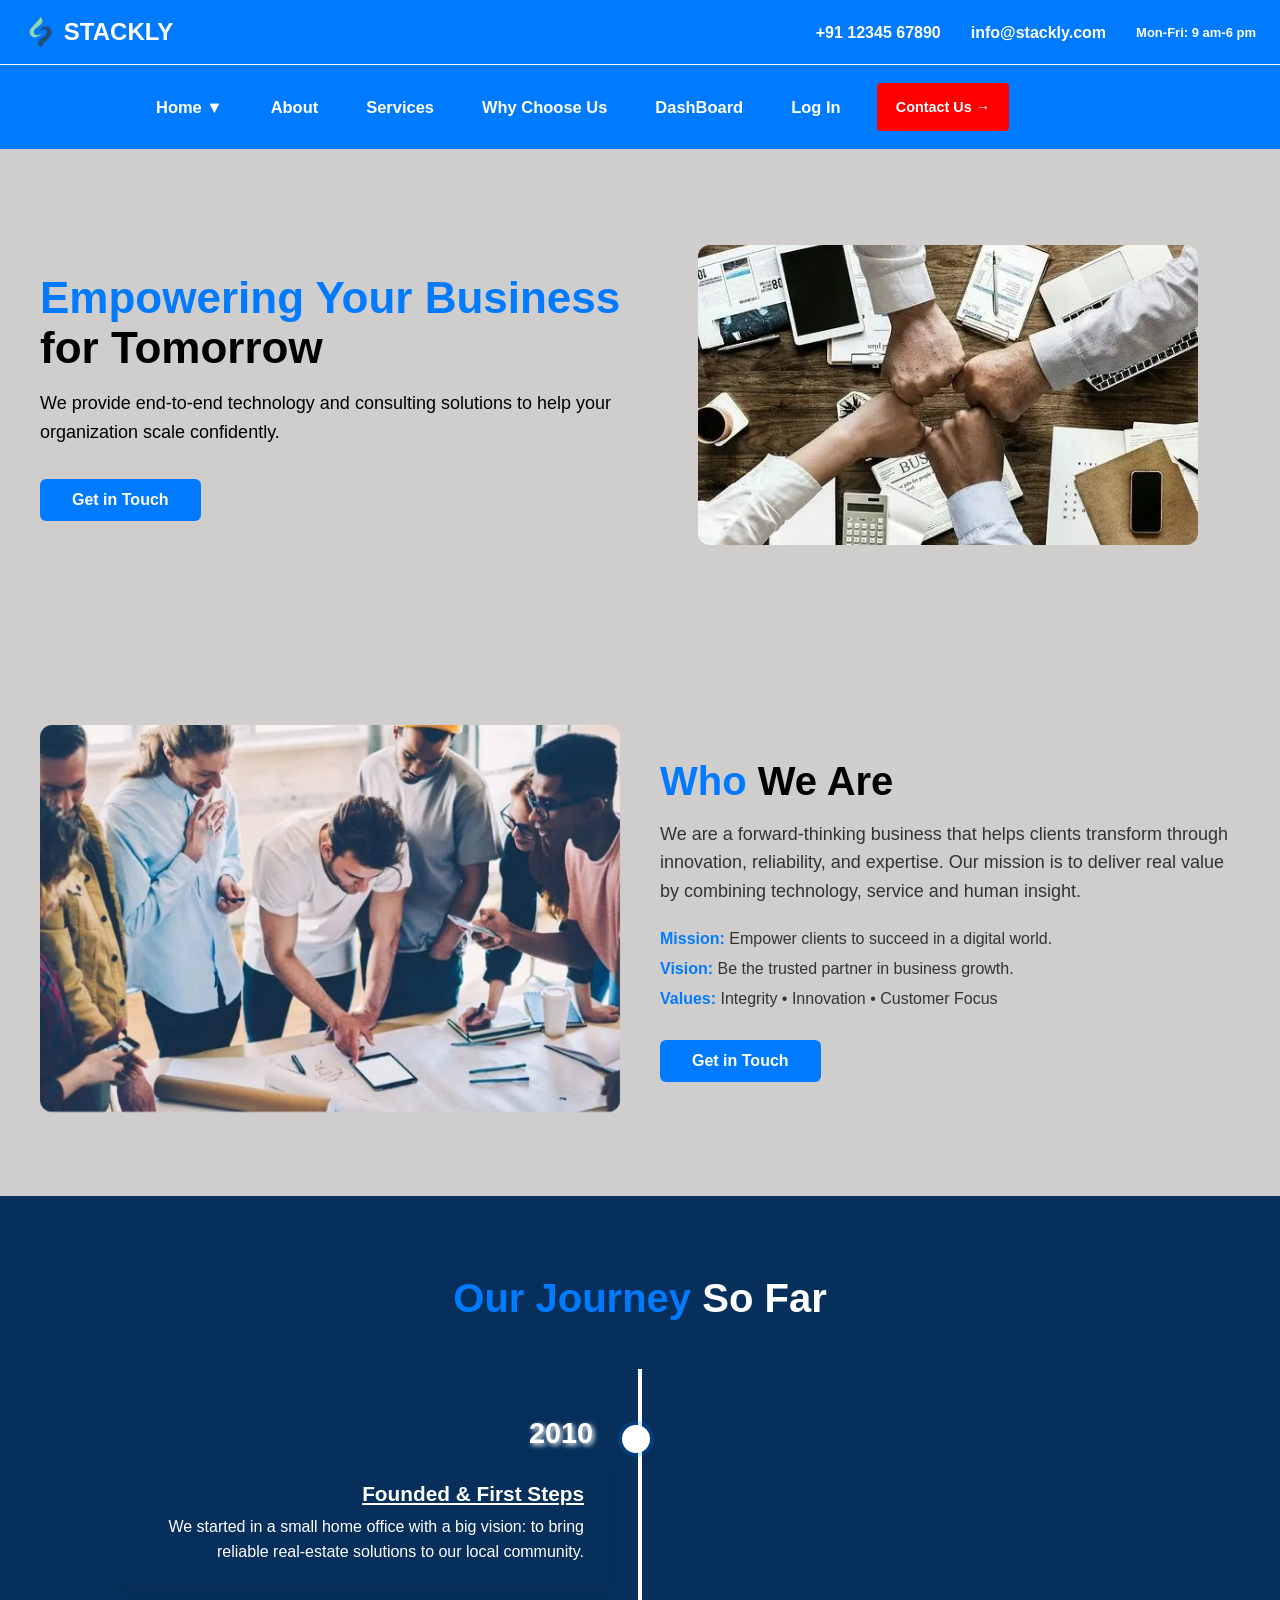
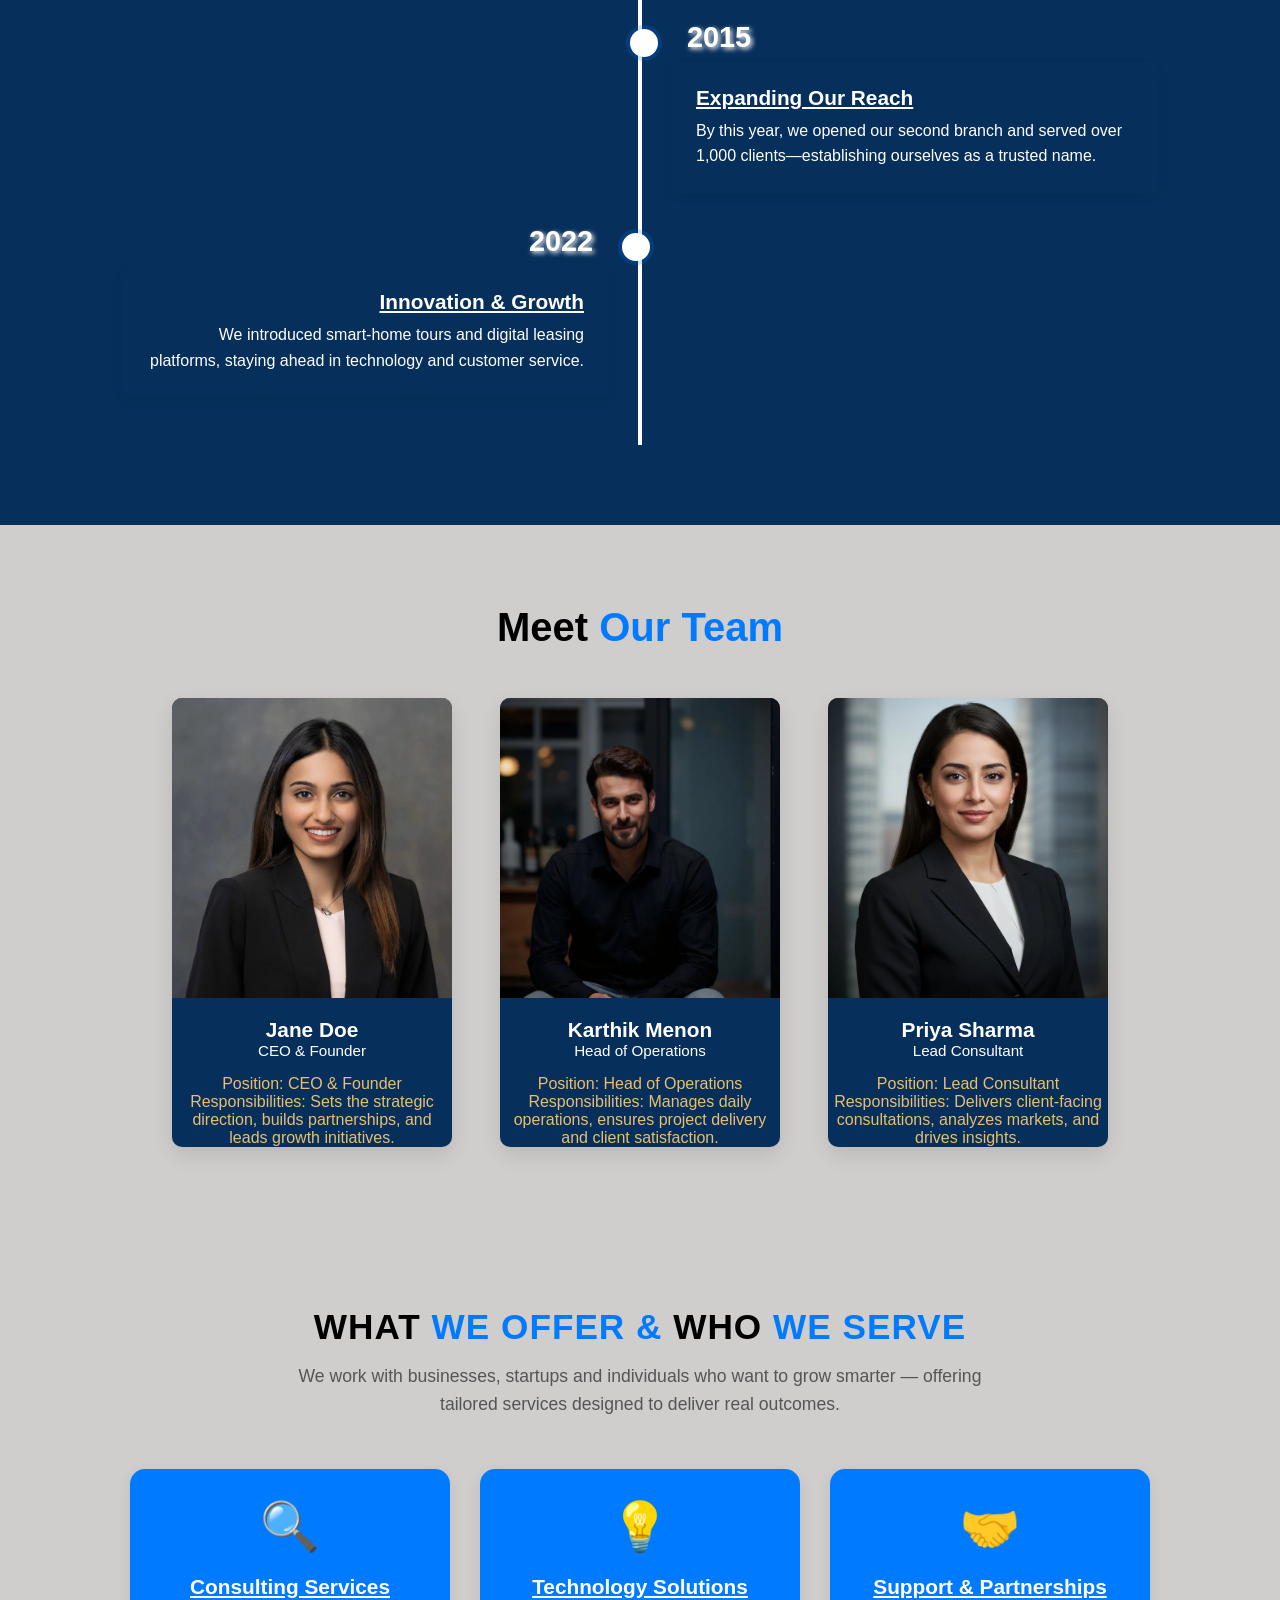
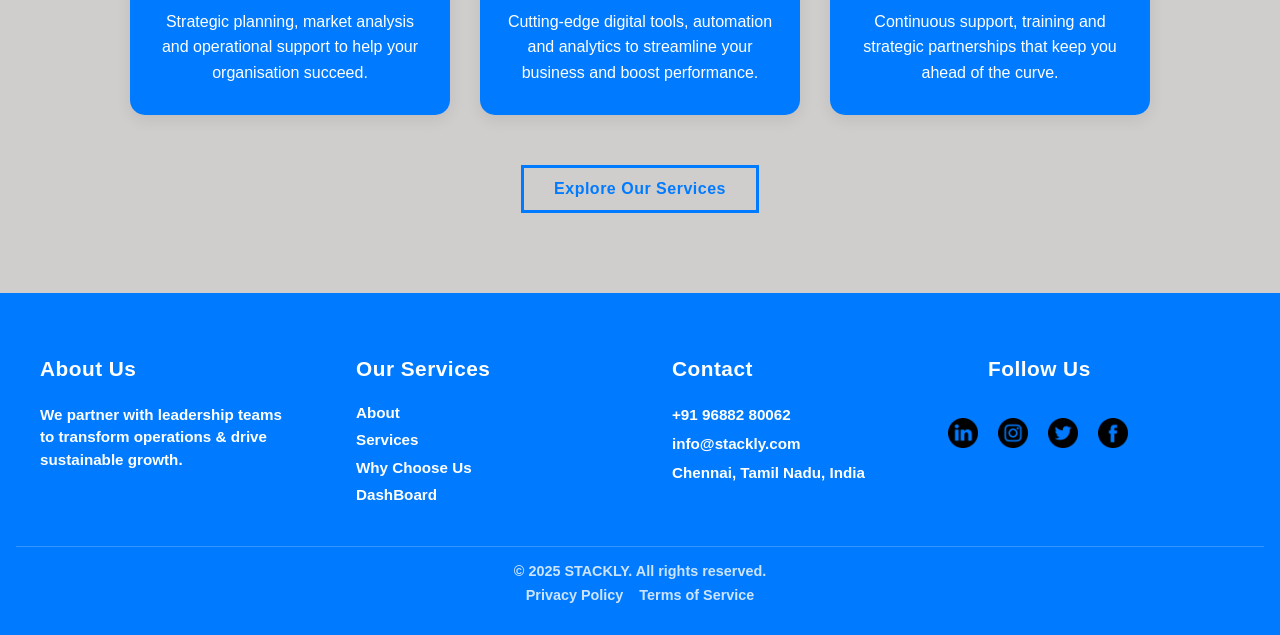
<file: about.html>
<!DOCTYPE html>
<html lang="en">
<head>
  <meta charset="UTF-8" />
  <meta name="viewport" content="width=device-width, initial-scale=1.0" />
  <link rel="icon" href="./logo.png" />
  <title>Business</title>
  <link rel="stylesheet" href="./about.css" />
</head>
<body>

  <div class="topbar">
    <header class="header">
      <div class="logo">
        <img src="./logo.png" alt="STACKLY Logo" />
        <h2>STACKLY</h2>
      </div>
      <div class="contact">
        <div class="contact1">
          <p class="phone"><a href="./404.html">+91 12345 67890</a></p>
          <p class="email"><a href="./404.html">info@stackly.com</a></p>
        </div>
        <div class="time">
          <p class="hours">Mon-Fri: 9 am-6 pm</p>
        </div>
      </div>
      <button class="hamburger" id="hamburger" aria-label="Toggle navigation">☰</button>
    </header>

    <nav class="navBar">
      <div class="navLinks">
        <ul class="linkRight">
          <li class="dropdown">
            <a href="./index.html">Home ▼</a>
            <ul class="dropdown-menu">
              <li><a href="./index.html">Home page 1</a></li>
            </ul>
          </li>
          <li><a href="./about.html">About</a></li>
          <li><a href="./service.html">Services</a></li>
          <li><a href="./choose.html">Why Choose Us</a></li>
          <li><a href="./dashboard.html">DashBoard</a></li>
          <li><a href="./login.html">Log In</a></li>
          <li class="sign"><button onclick="window.location.href='./contact.html'">Contact Us → </button></li>
        </ul>
      </div>
    </nav>
  </div>







<section class="hero-section">
  <div class="container">
    <div class="hero-content">
      <h1 class="hero-title"> <span>Empowering Your Business</span> for Tomorrow</h1>
      <p class="hero-subtitle">We provide end-to-end technology and consulting solutions to help your organization scale confidently.</p>
      <a href="./404.html" class="hero-button">Get in Touch</a>
    </div>
    <div class="hero-image">
      <img src="./about img 1.webp" alt="Business growth illustration" height="300px">
      <!-- <img src="./about img 2.jpg" alt="Business growth illustration" height="300px"> -->
    </div>
  </div>
</section>








<section class="about-section">
  <div class="container">
    <div class="about-inner">
      <div class="about-image">
        <img src="./about img 2.webp" alt="About our business">
      </div>
      <div class="about-content">
        <h2 class="about-title"><span>Who</span> We Are</h2>
        <p class="about-text">
          We are a forward-thinking business that helps clients transform through innovation, reliability, and expertise. Our mission is to deliver real value by combining technology, service and human insight.
        </p>
        <ul class="about-bullets">
          <li> <span><strong>Mission:</strong></span>  Empower clients to succeed in a digital world.</li>
          <li><span><strong>Vision:</strong></span>  Be the trusted partner in business growth.</li>
          <li><span><strong>Values:</strong></span>  Integrity • Innovation • Customer Focus</li>
        </ul>
        <a href="./404.html" class="btn about-btn">Get in Touch</a>
      </div>
    </div>
  </div>
</section>





<section class="about-history">
  <div class="container">
    <h2 class="history-title"> <span>Our Journey</span> So Far</h2>
    <div class="history-timeline">
      <div class="history-item">
        <div class="history-year">2010</div>
        <div class="history-content">
          <h3>Founded &amp; First Steps</h3>
          <p>We started in a small home office with a big vision: to bring reliable real-estate solutions to our local community.</p>
        </div>
      </div>
      <div class="history-item">
        <div class="history-year">2015</div>
        <div class="history-content">
          <h3>Expanding Our Reach</h3>
          <p>By this year, we opened our second branch and served over 1,000 clients—establishing ourselves as a trusted name.</p>
        </div>
      </div>
      <div class="history-item">
        <div class="history-year">2022</div>
        <div class="history-content">
          <h3>Innovation &amp; Growth</h3>
          <p>We introduced smart-home tours and digital leasing platforms, staying ahead in technology and customer service.</p>
        </div>
      </div>
    </div>
  </div>
</section>








<section class="team-section">
  <div class="container">
    <h2 class="team-title">Meet <span>Our Team</span></h2>
    <div class="team-grid">

      <div class="team-member">
        <div class="member-photo">
          <img src="./female 1.webp" alt="Jane Doe">
          <div class="overlay">
            <p>Overseeing company vision • Leading growth strategy • External partnerships</p>
          </div>
        </div>
        <h3 class="member-name">Jane Doe</h3>
        <span class="member-role">CEO & Founder</span>
        <p class="member-responsibility">Position: CEO & Founder<br>
          Responsibilities: Sets the strategic direction, builds partnerships, and leads growth initiatives.</p>
      </div>

      <div class="team-member">
        <div class="member-photo">
          <img src="./male 1.webp" alt="Karthik Menon">
          <div class="overlay">
            <p>Operations management • Quality assurance • Client satisfaction</p>
          </div>
        </div>
        <h3 class="member-name">Karthik Menon</h3>
        <span class="member-role">Head of Operations</span>
        <p class="member-responsibility">Position: Head of Operations<br>
          Responsibilities: Manages daily operations, ensures project delivery and client satisfaction.</p>
      </div>

      <div class="team-member">
        <div class="member-photo">
          <img src="female 2.webp" alt="Priya Sharma">
          <div class="overlay">
            <p>Market research • Client advisory • Portfolio analytics</p>
          </div>
        </div>
        <h3 class="member-name">Priya Sharma</h3>
        <span class="member-role">Lead Consultant</span>
        <p class="member-responsibility">Position: Lead Consultant<br>
          Responsibilities: Delivers client-facing consultations, analyzes markets, and drives insights.</p>
      </div>

      <!-- add more team-member blocks as needed -->

    </div>
  </div>
</section>








<section class="offer-section">
  <div class="container">
    <h2 class="offer-title">What <span>We Offer</span> <span>&</span> Who <span>We Serve</span> </h2>
    <p class="offer-intro">
      We work with businesses, startups and individuals who want to grow smarter — offering tailored services designed to deliver real outcomes.
    </p>
    <div class="offer-grid">
      <div class="offer-item">
        <div class="offer-icon">🔍</div>
        <h3 class="offer-heading">Consulting Services</h3>
        <p class="offer-text">
          Strategic planning, market analysis and operational support to help your organisation succeed.
        </p>
      </div>
      <div class="offer-item">
        <div class="offer-icon">💡</div>
        <h3 class="offer-heading">Technology Solutions</h3>
        <p class="offer-text">
          Cutting-edge digital tools, automation and analytics to streamline your business and boost performance.
        </p>
      </div>
      <div class="offer-item">
        <div class="offer-icon">🤝</div>
        <h3 class="offer-heading">Support & Partnerships</h3>
        <p class="offer-text">
          Continuous support, training and strategic partnerships that keep you ahead of the curve.
        </p>
      </div>
    </div>
    <a href="./404.html" class="offer-btn">Explore Our Services</a>
  </div>
</section>














<footer class="footer footer-consulting">
  <div class="footer-inner">
    <div class="footer-col about">
      <h4>About Us</h4>
      <p>We partner with leadership teams to transform operations & drive sustainable growth.</p>
    </div>
    <div class="footer-col services">
      <h4>Our Services</h4>
      <ul>
        <li><a href="./about.html">About</a></li>
        <li><a href="./service.html">Services</a></li>
        <li><a href="./choose.html">Why Choose Us</a></li>
        <li><a href="./dashboard.html">DashBoard</a></li>
      </ul>
    </div>
    <div class="footer-col contact">
      <h4>Contact</h4>
      <p><a href="./404.html">+91 96882 80062</a></p>
      <p><a href="./404.html">info@stackly.com</a></p>
      <p>Chennai, Tamil Nadu, India</p>
    </div>
    <div class="footer-col follow">
      <h4>Follow Us</h4>
      <ul class="social">
        <li><a href="./404.html"><img src="./linkedin.webp" alt="LinkedIn" height="30px"></a></li>
        <li><a href="./404.html"><img src="./instagram.webp" alt="instagram" height="30px"></a></li>
        <li><a href="./404.html"><img src="./twitter.webp" alt="twitter" height="30px"></a></li>
        <li><a href="./404.html"><img src="./facebook.webp" alt="facebook" height="30px"></a></li>
    </div>
  </div>
  <div class="footer-bottom">
    <p>© 2025 STACKLY. All rights reserved.</p>
    <ul class="legal">
      <li><a href="./404.html">Privacy Policy</a></li>
      <li><a href="./404.html">Terms of Service</a></li>
    </ul>
  </div>
</footer>



  <script src="./about.js"></script>
</body>
</html>
</file>
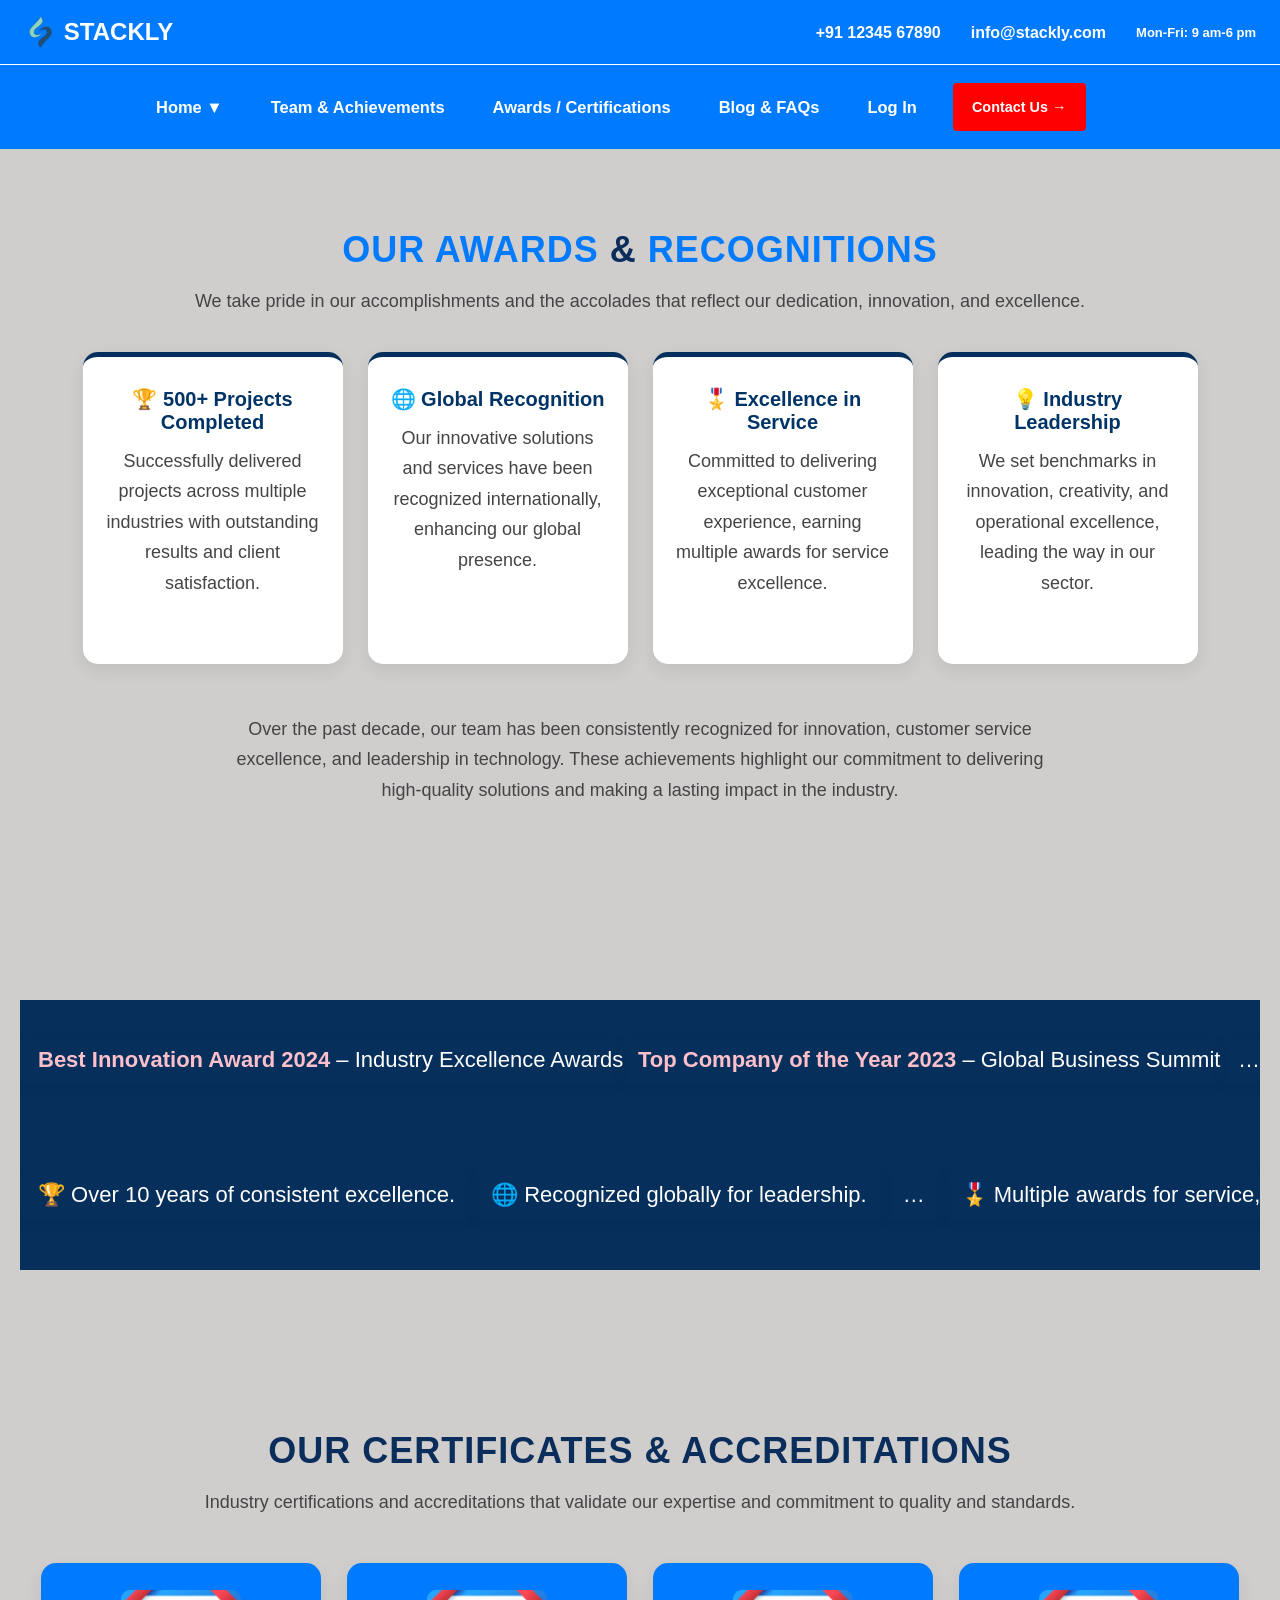
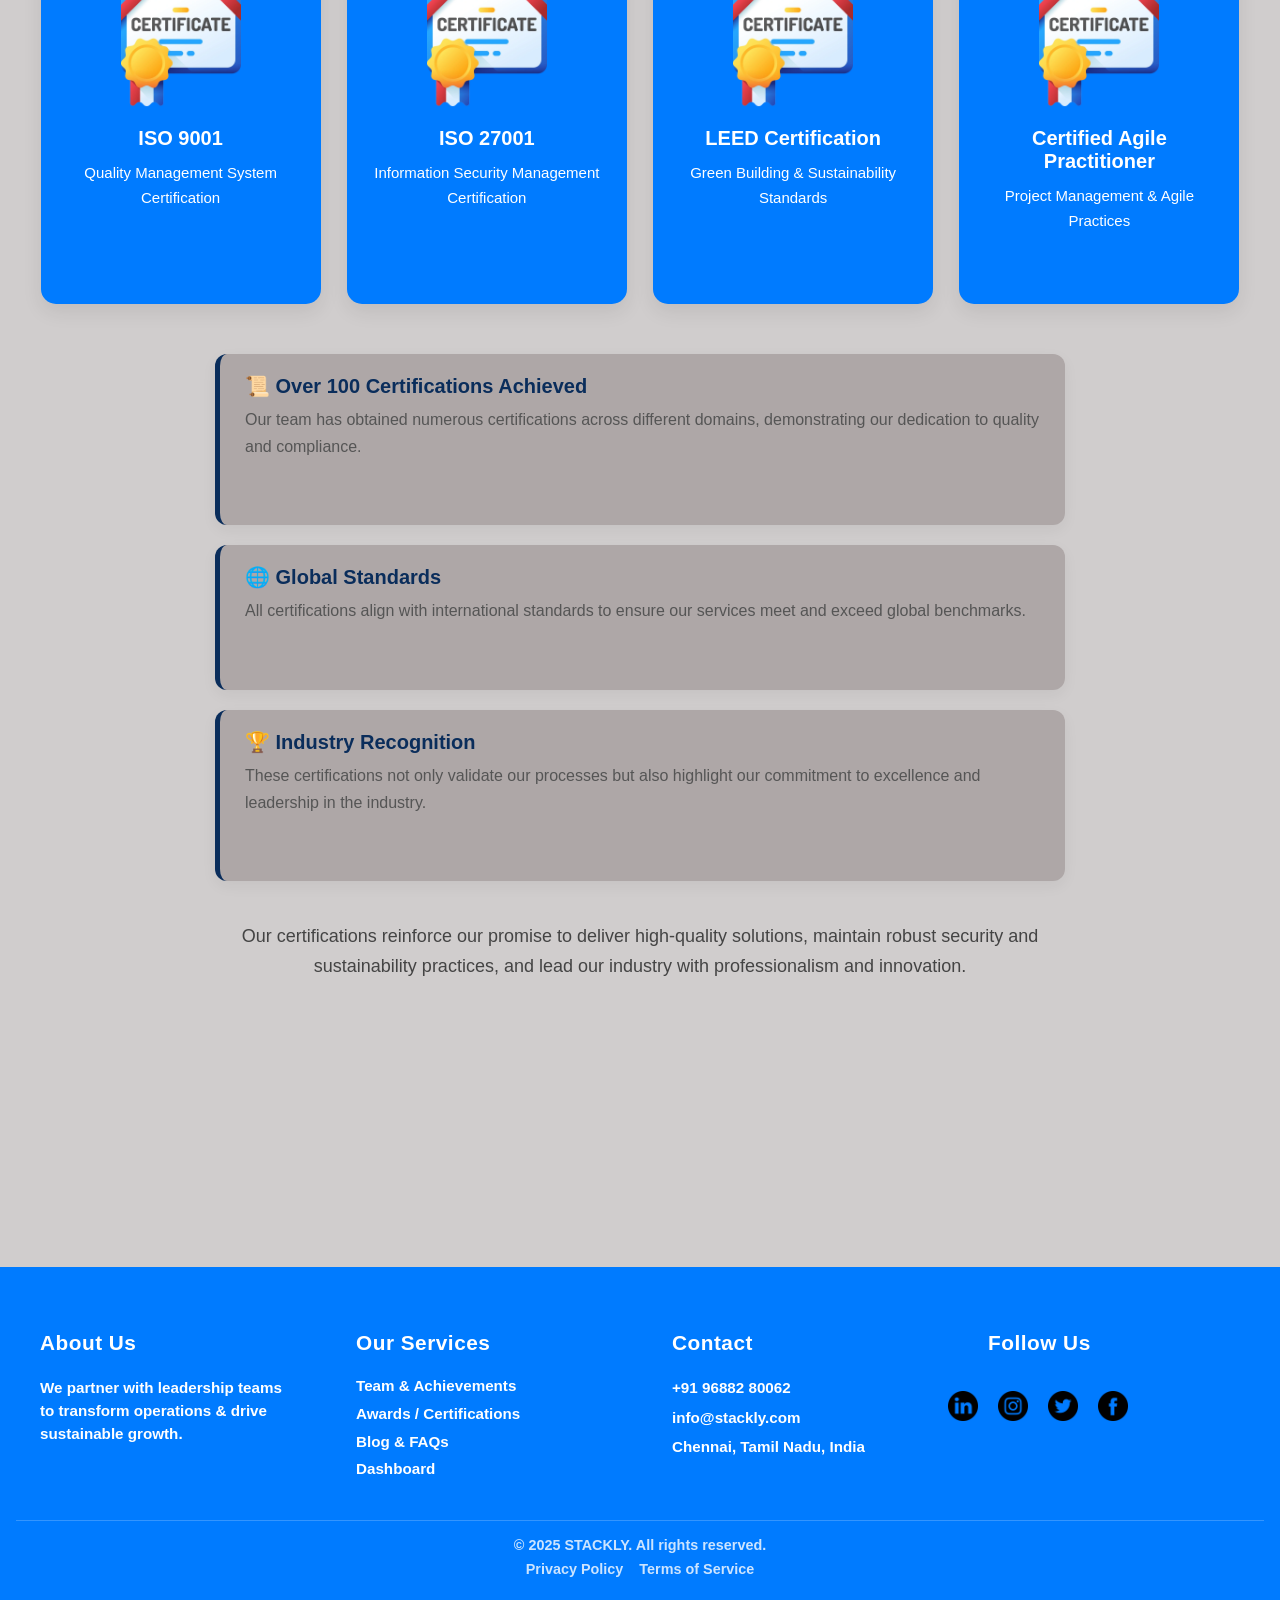
<file: awards.html>
<!DOCTYPE html>
<html lang="en">
<head>
  <meta charset="UTF-8" />
  <meta name="viewport" content="width=device-width, initial-scale=1.0" />
  <link rel="icon" href="./logo.png" />
  <title>Business</title>
  <link rel="stylesheet" href="./awards.css" />
</head>
<body>

  <div class="topbar">
    <header class="header">
      <div class="logo">
        <img src="./logo.png" alt="STACKLY Logo" />
        <h2>STACKLY</h2>
      </div>
      <div class="contact">
        <div class="contact1">
          <p class="phone"><a href="./404.html">+91 12345 67890</a></p>
          <p class="email"><a href="./404.html">info@stackly.com</a></p>
        </div>
        <div class="time">
          <p class="hours">Mon-Fri: 9 am-6 pm</p>
        </div>
      </div>
      <button class="hamburger" id="hamburger" aria-label="Toggle navigation">☰</button>
    </header>

    <nav class="navBar">
      <div class="navLinks">
        <ul class="linkRight">
          <li class="dropdown">
            <a href="./home2.html">Home ▼</a>
            <ul class="dropdown-menu">
              <li><a href="./index.html">Home page 1</a></li>
            </ul>
          </li>
          <li><a href="./team.html">Team & Achievements</a></li>
          <li><a href="./awards.html">Awards / Certifications</a></li>
          <li><a href="./blog.html">Blog & FAQs</a></li>
          <li><a href="./login 2.html">Log In</a></li>
          <li class="sign"><button onclick="window.location.href='./contact 2.html'">Contact Us → </button></li>
        </ul>
      </div>
    </nav>
  </div>







<section class="awards-section">
   <h2><span>Our Awards</span> & <span>Recognitions</span></h2>
    <p>We take pride in our accomplishments and the accolades that reflect our dedication, innovation, and excellence.</p>

  <div class="container">
    <div class="awards-section-inner">
      <div class="award-highlights">
        <div class="award-highlight">
          <h3>🏆 500+ Projects Completed</h3>
          <p>Successfully delivered projects across multiple industries with outstanding results and client satisfaction.</p>
        </div>
        <div class="award-highlight">
          <h3>🌐 Global Recognition</h3>
          <p>Our innovative solutions and services have been recognized internationally, enhancing our global presence.</p>
        </div>
        <div class="award-highlight">
          <h3>🎖️ Excellence in Service</h3>
          <p>Committed to delivering exceptional customer experience, earning multiple awards for service excellence.</p>
        </div>
        <div class="award-highlight">
          <h3>💡 Industry Leadership</h3>
          <p>We set benchmarks in innovation, creativity, and operational excellence, leading the way in our sector.</p>
        </div>
      </div>

      <p class="awards-summary">
        Over the past decade, our team has been consistently recognized for innovation, customer service excellence, and leadership in technology. These achievements highlight our commitment to delivering high-quality solutions and making a lasting impact in the industry.
      </p>
    </div>
  </div>
</section>







<section id="awards" class="awards-section">
  <div class="container">
   
    <div class="awards-slider">
      <ul class="awards-list">
        <!-- your list items -->
        <li><strong>Best Innovation Award 2024</strong> – Industry Excellence Awards</li>
        <li><strong>Top Company of the Year 2023</strong> – Global Business Summit</li>
        <li>…</li>
        <!-- repeat same items again for loop effect -->
        <li><strong>Best Innovation Award 2024</strong> – Industry Excellence Awards</li>
        <li><strong>Top Company of the Year 2023</strong> – Global Business Summit</li>
        <li>…</li>
      </ul>
    </div>
    <div class="awards-slider">
      <ul class="awards-list">
        <!-- your list items -->
        <li>🏆  Over 10 years of consistent excellence.</li>
        <li>🌐 Recognized globally for leadership.</li>
        <li>…</li>
        <!-- repeat same items again for loop effect -->
        <li>🎖️ Multiple awards for service, quality, and innovation.</li>
        <li>💡 Driving innovation and setting industry benchmarks.</li>
        <li>🌟 Empowering clients worldwide with award-winning.</li>
        <li>…</li>
      </ul>
    </div>
  </div>
</section>





















<section id="certificates" class="certificates-section">
  <div class="container">
    <h2>Our Certificates & Accreditations</h2>
    <p>Industry certifications and accreditations that validate our expertise and commitment to quality and standards.</p>

    <!-- Certificates Grid -->
    <div class="certificates-grid">
      <div class="certificate-card">
        <img src="./certificate.webp" alt="Certificate 1">
        <h3>ISO 9001</h3>
        <p>Quality Management System Certification</p>
      </div>

      <div class="certificate-card">
        <img src="./certificate.webp" alt="Certificate 2">
        <h3>ISO 27001</h3>
        <p>Information Security Management Certification</p>
      </div>

      <div class="certificate-card">
        <img src="./certificate.webp" alt="Certificate 3">
        <h3>LEED Certification</h3>
        <p>Green Building & Sustainability Standards</p>
      </div>

      <div class="certificate-card">
        <img src="./certificate.webp" alt="Certificate 4">
        <h3>Certified Agile Practitioner</h3>
        <p>Project Management & Agile Practices</p>
      </div>
    </div>

    <!-- Additional Highlights / Descriptive Divs -->
    <div class="certificate-highlight">
      <h3>📜 Over 100 Certifications Achieved</h3>
      <p>Our team has obtained numerous certifications across different domains, demonstrating our dedication to quality and compliance.</p>
    </div>

    <div class="certificate-highlight">
      <h3>🌐 Global Standards</h3>
      <p>All certifications align with international standards to ensure our services meet and exceed global benchmarks.</p>
    </div>

    <div class="certificate-highlight">
      <h3>🏆 Industry Recognition</h3>
      <p>These certifications not only validate our processes but also highlight our commitment to excellence and leadership in the industry.</p>
    </div>

    <p class="certificates-summary">
      Our certifications reinforce our promise to deliver high-quality solutions, maintain robust security and sustainability practices, 
      and lead our industry with professionalism and innovation.
    </p>
  </div>
</section>




<section id="awards" class="awards-section">

</section>



<footer class="footer footer-consulting">
  <div class="footer-inner">
    <div class="footer-col about">
      <h4>About Us</h4>
      <p>We partner with leadership teams to transform operations & drive sustainable growth.</p>
    </div>
    <div class="footer-col services">
      <h4>Our Services</h4>
      <ul>
        <li><a href="./team.html">Team & Achievements</a></li>
        <li><a href="./awards.html">Awards / Certifications</a></li>
        <li><a href="./blog.html">Blog & FAQs</a></li>
        <li><a href="dashboard.html">Dashboard</a></li>
      </ul>
    </div>
    <div class="footer-col contact">
      <h4>Contact</h4>
      <p><a href="./404.html">+91 96882 80062</a></p>
      <p><a href="./404.html">info@stackly.com</a></p>
      <p>Chennai, Tamil Nadu, India</p>
    </div>
    <div class="footer-col follow">
      <h4>Follow Us</h4>
      <ul class="social">
        <li><a href="./404.html"><img src="./linkedin.webp" alt="LinkedIn" height="30px"></a></li>
        <li><a href="./404.html"><img src="./instagram.webp" alt="instagram" height="30px"></a></li>
        <li><a href="./404.html"><img src="./twitter.webp" alt="twitter" height="30px"></a></li>
        <li><a href="./404.html"><img src="./facebook.webp" alt="facebook" height="30px"></a></li>
      </ul>
    </div>
  </div>
  <div class="footer-bottom">
    <p>© 2025 STACKLY. All rights reserved.</p>
    <ul class="legal">
      <li><a href="./404.html">Privacy Policy</a></li>
      <li><a href="./404.html">Terms of Service</a></li>
    </ul>
  </div>
</footer>



  <script src="./script.js"></script>
</body>
</html>
</file>
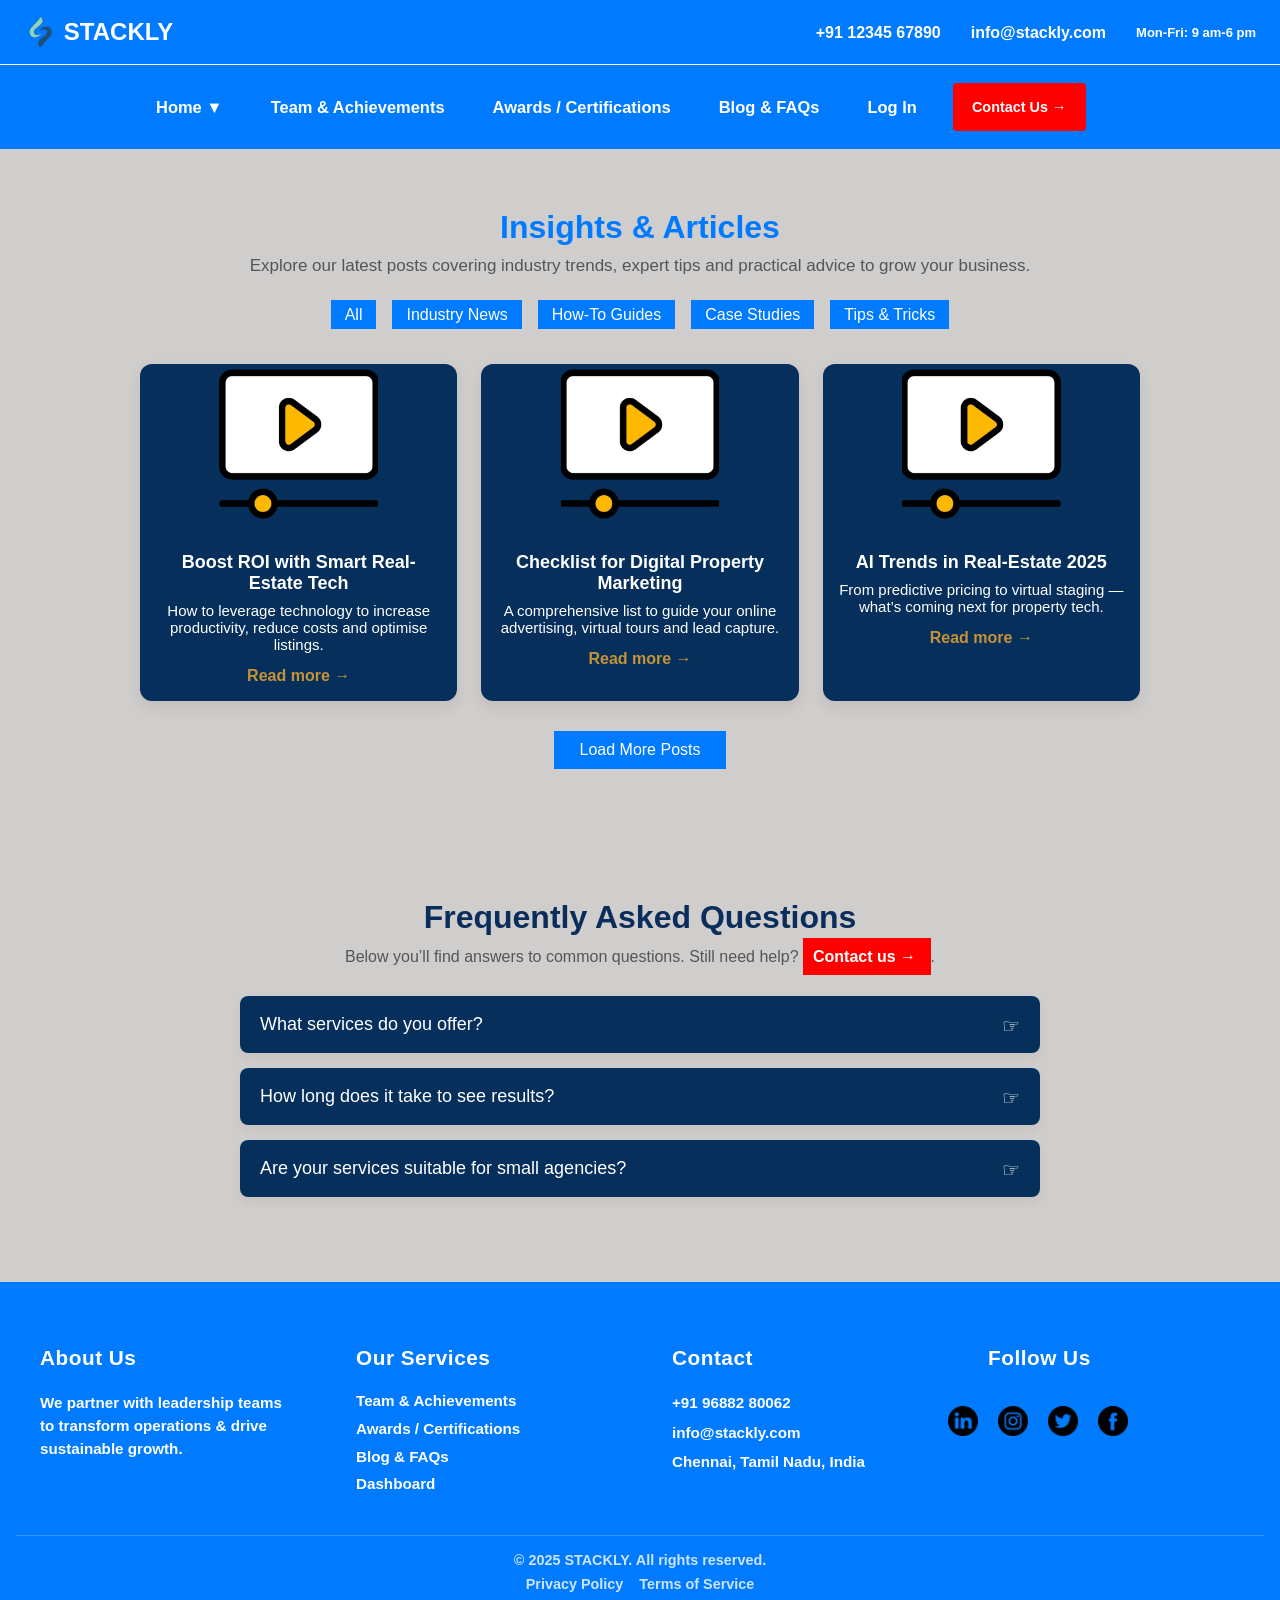
<file: blog.html>
<!DOCTYPE html>
<html lang="en">
<head>
  <meta charset="UTF-8" />
  <meta name="viewport" content="width=device-width, initial-scale=1.0" />
  <link rel="icon" href="./logo.png" />
  <title>Business</title>
  <link rel="stylesheet" href="./blog.css" />
</head>
<body>

  <div class="topbar">
    <header class="header">
      <div class="logo">
        <img src="./logo.png" alt="STACKLY Logo" />
        <h2>STACKLY</h2>
      </div>
      <div class="contact">
        <div class="contact1">
          <p class="phone"><a href="./404.html">+91 12345 67890</a></p>
          <p class="email"><a href="./404.html">info@stackly.com</a></p>
        </div>
        <div class="time">
          <p class="hours">Mon-Fri: 9 am-6 pm</p>
        </div>
      </div>
      <button class="hamburger" id="hamburger" aria-label="Toggle navigation">☰</button>
    </header>

    <nav class="navBar">
      <div class="navLinks">
        <ul class="linkRight">
          <li class="dropdown">
            <a href="./home2.html">Home ▼</a>
            <ul class="dropdown-menu">
              <li><a href="./index.html">Home page 1</a></li>
            </ul>
          </li>
          <li><a href="./team.html">Team & Achievements</a></li>
          <li><a href="./awards.html">Awards / Certifications</a></li>
          <li><a href="./blog.html">Blog & FAQs</a></li>
          <li><a href="./login 2.html">Log In</a></li>
          <li class="sign"><button onclick="window.location.href='./contact 2.html'">Contact Us → </button></li>
        </ul>
      </div>
    </nav>
  </div>







<section id="blog-medium" class="blog-medium">
  <div class="container">
    <div class="blog-hero">
      <h2 class="hero-title">Insights & Articles</h2>
      <p class="hero-intro">
        Explore our latest posts covering industry trends, expert tips and practical advice to grow your business.
      </p>
      <nav class="blog-categories">
        <ul>
          <li><a href="./404.html" class="active">All</a></li>
          <li><a href="./404.html">Industry News</a></li>
          <li><a href="./404.html">How-To Guides</a></li>
          <li><a href="./404.html">Case Studies</a></li>
          <li><a href="./404.html">Tips & Tricks</a></li>
        </ul>
      </nav>
    </div>

    <div class="posts-grid">
      <article class="post-card animate-fade">
        <img src="./playing-music (1).webp" alt="Post 1" class="post-image">
        <div class="post-content">
          <h3 class="post-title">Boost ROI with Smart Real-Estate Tech</h3>
          <p class="post-excerpt">How to leverage technology to increase productivity, reduce costs and optimise listings.</p>
          <a href="./404.html" class="read-more">Read more →</a>
        </div>
      </article>

      <article class="post-card animate-fade" style="animation-delay:0.2s">
        <img src="./playing-music (1).webp" alt="Post 2" class="post-image">
        <div class="post-content">
          <h3 class="post-title">Checklist for Digital Property Marketing</h3>
          <p class="post-excerpt">A comprehensive list to guide your online advertising, virtual tours and lead capture.</p>
          <a href="./404.html" class="read-more">Read more →</a>
        </div>
      </article>

      <article class="post-card animate-fade" style="animation-delay:0.4s">
        <img src="./playing-music (1).webp" alt="Post 3" class="post-image">
        <div class="post-content">
          <h3 class="post-title">AI Trends in Real-Estate 2025</h3>
          <p class="post-excerpt">From predictive pricing to virtual staging — what’s coming next for property tech.</p>
          <a href="./404.html" class="read-more">Read more →</a>
        </div>
      </article>
    </div>

    <div class="load-more-wrapper">
      <button class="load-more" 
        onclick="window.location.href='././404.html'">Load More Posts
      </button>
    </div>
  </div>
</section>










<section id="faq" class="faq-section">
  <div class="container">
    <h2>Frequently Asked Questions</h2>
    <p>Below you’ll find answers to common questions. Still need help? 
      <a class="call" href="./contact.html">Contact us → </a>.
    </p>

    <div class="faq-accordion">

      <div class="faq-item">
        <button class="faq-question">
          What services do you offer?
          <span class="arrow">☞</span>
        </button>
        <div class="faq-answer">
          <p>We specialise in digital real-estate marketing, listing management, virtual tours, & lead generation solutions.</p>
        </div>
      </div>

      <div class="faq-item">
        <button class="faq-question">
          How long does it take to see results?
          <span class="arrow">☞</span>
        </button>
        <div class="faq-answer">
          <p>Most clients start seeing improved lead volume within 4-8 weeks, depending on scope and market conditions.</p>
        </div>
      </div>

      <div class="faq-item">
        <button class="faq-question">
          Are your services suitable for small agencies?
          <span class="arrow">☞</span>
        </button>
        <div class="faq-answer">
          <p>Yes — our solutions are scalable and tailored so even smaller agencies can benefit from them.</p>
        </div>
      </div>

    </div>
  </div>
</section>








<footer class="footer footer-consulting">
  <div class="footer-inner">
    <div class="footer-col about">
      <h4>About Us</h4>
      <p>We partner with leadership teams to transform operations & drive sustainable growth.</p>
    </div>
    <div class="footer-col services">
      <h4>Our Services</h4>
      <ul>
        <li><a href="./team.html">Team & Achievements</a></li>
        <li><a href="./awards.html">Awards / Certifications</a></li>
        <li><a href="./blog.html">Blog & FAQs</a></li>
        <li><a href="dashboard.html">Dashboard</a></li>
      </ul>
    </div>
    <div class="footer-col contact">
      <h4>Contact</h4>
      <p><a href="./404.html">+91 96882 80062</a></p>
      <p><a href="./404.html">info@stackly.com</a></p>
      <p>Chennai, Tamil Nadu, India</p>
    </div>
    <div class="footer-col follow">
      <h4>Follow Us</h4>
      <ul class="social">
        <li><a href="./404.html"><img src="./linkedin.webp" alt="LinkedIn" height="30px"></a></li>
        <li><a href="./404.html"><img src="./instagram.webp" alt="instagram" height="30px"></a></li>
        <li><a href="./404.html"><img src="./twitter.webp" alt="twitter" height="30px"></a></li>
        <li><a href="./404.html"><img src="./facebook.webp" alt="facebook" height="30px"></a></li>
      </ul>
    </div>
  </div>
  <div class="footer-bottom">
    <p>© 2025 STACKLY. All rights reserved.</p>
    <ul class="legal">
      <li><a href="./404.html">Privacy Policy</a></li>
      <li><a href="./404.html">Terms of Service</a></li>
    </ul>
  </div>
</footer>



  <script src="./blog.js"></script>
</body>
</html>
</file>
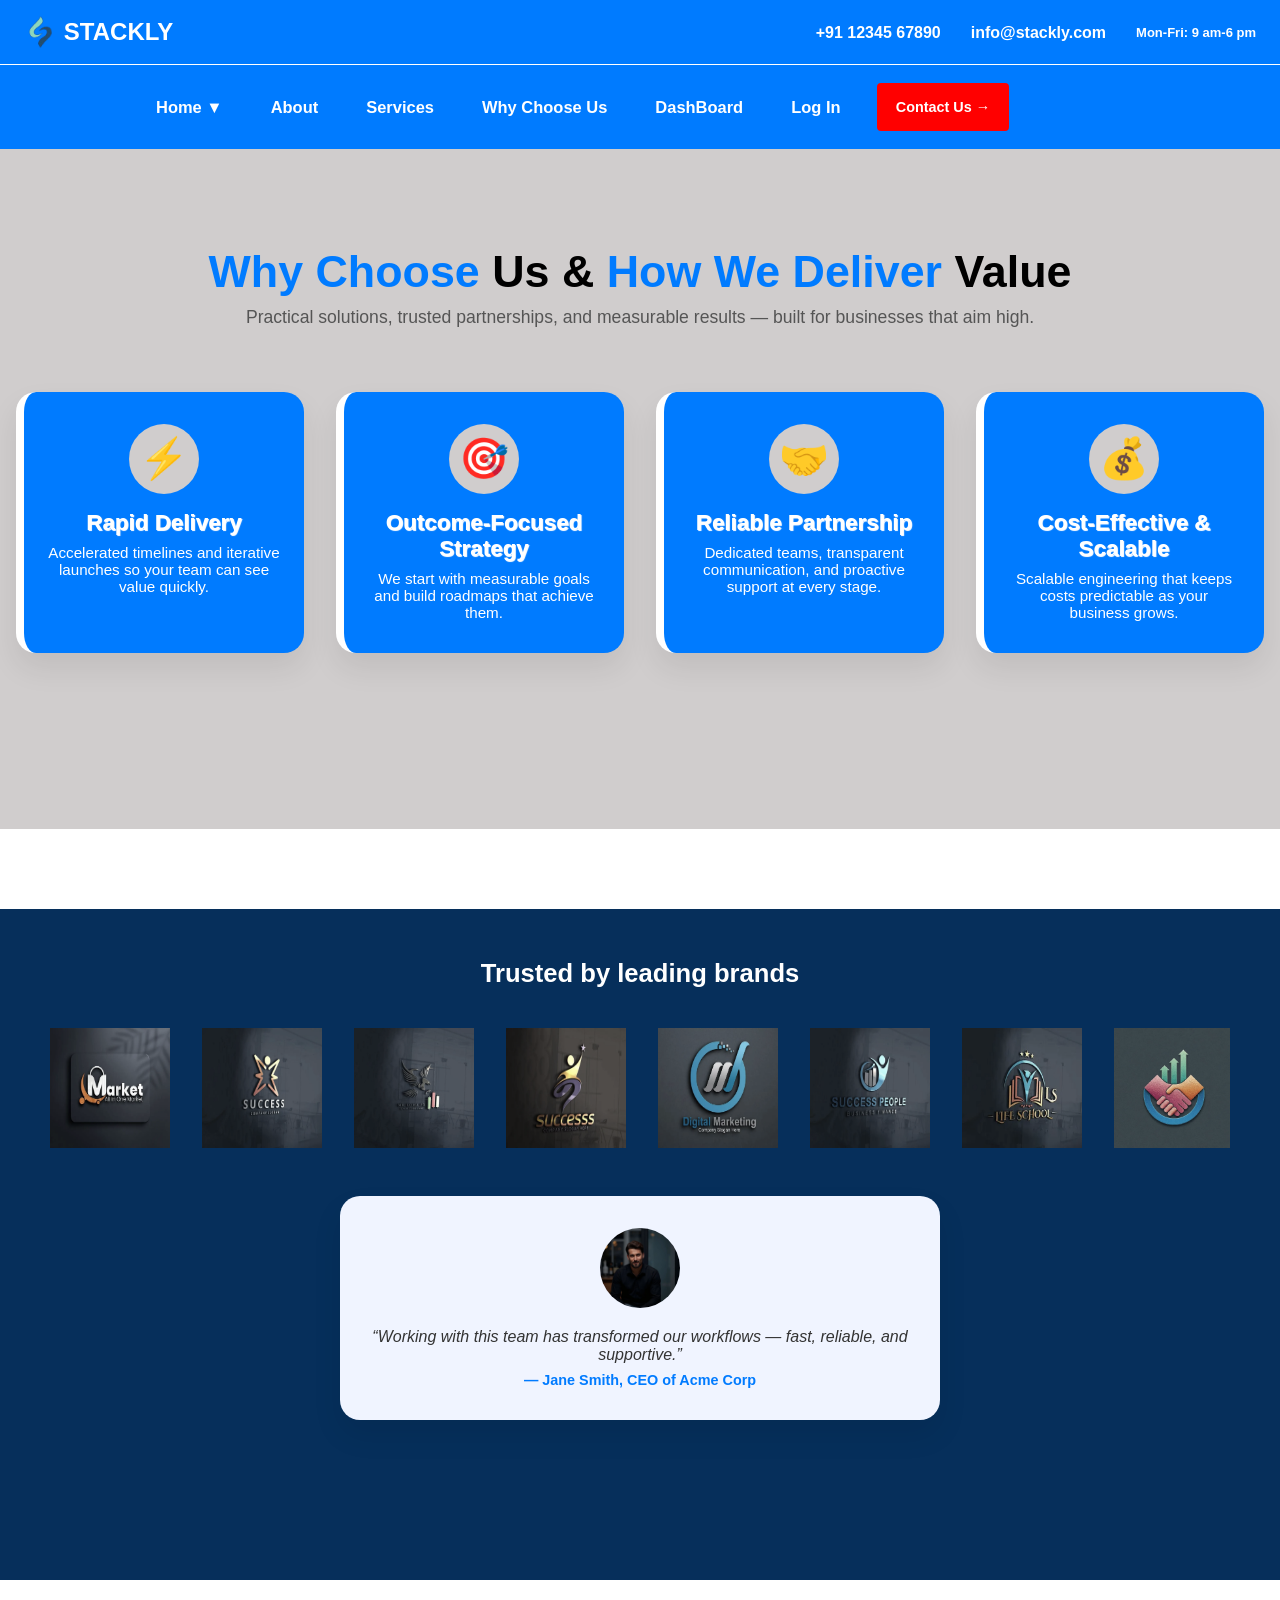
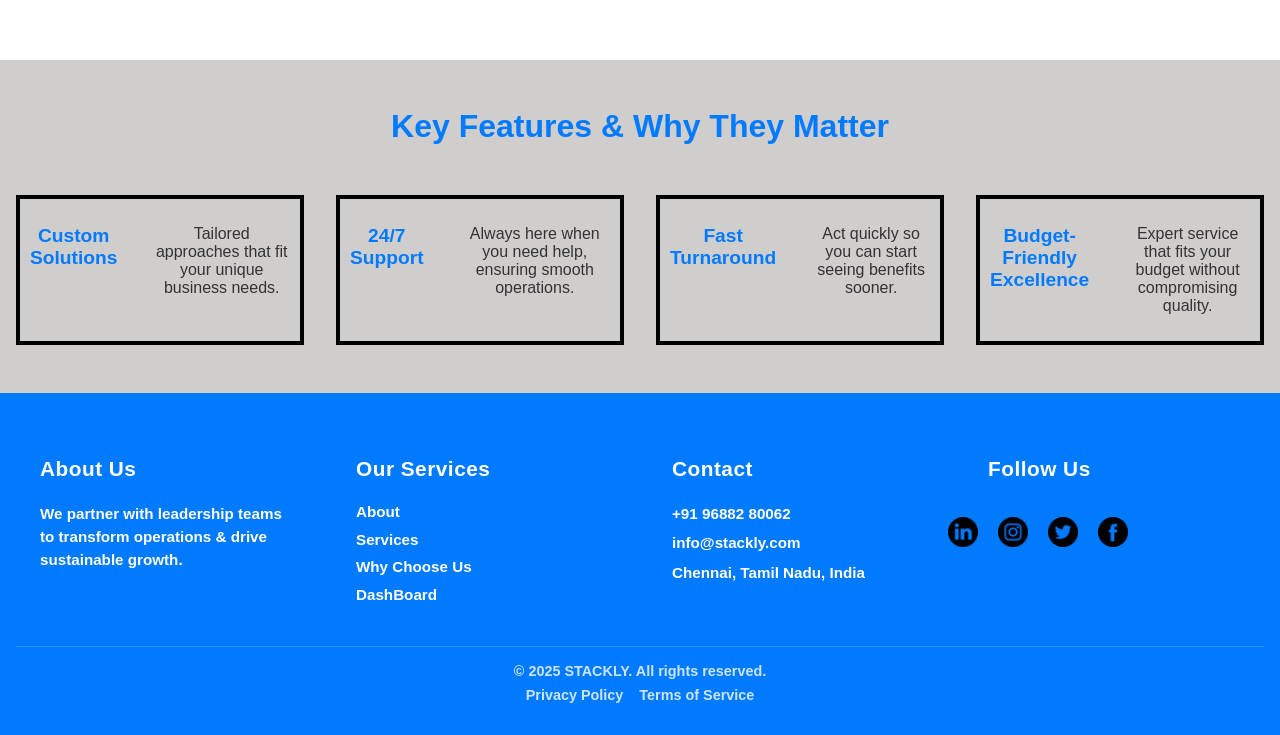
<file: choose.html>
<!DOCTYPE html>
<html lang="en">
<head>
  <meta charset="UTF-8" />
  <meta name="viewport" content="width=device-width, initial-scale=1.0" />
  <link rel="icon" href="./logo.png" />
  <title>Business</title>
  <link rel="stylesheet" href="./choose.css" />
</head>
<body>

  <div class="topbar">
    <header class="header">
      <div class="logo">
        <img src="./logo.png" alt="STACKLY Logo" />
        <h2>STACKLY</h2>
      </div>
      <div class="contact">
        <div class="contact1">
          <p class="phone"><a href="./404.html">+91 12345 67890</a></p>
          <p class="email"><a href="./404.html">info@stackly.com</a></p>
        </div>
        <div class="time">
          <p class="hours">Mon-Fri: 9 am-6 pm</p>
        </div>
      </div>
      <button class="hamburger" id="hamburger" aria-label="Toggle navigation">☰</button>
    </header>

    <nav class="navBar">
      <div class="navLinks">
        <ul class="linkRight">
          <li class="dropdown">
            <a href="./index.html">Home ▼</a>
            <ul class="dropdown-menu">
              <li><a href="./index.html">Home page 1</a></li>
            </ul>
          </li>
          <li><a href="./about.html">About</a></li>
          <li><a href="./service.html">Services</a></li>
          <li><a href="./choose.html">Why Choose Us</a></li>
          <!-- <li><a href="./404.html">Team</a></li> -->
          <!-- <li><a href="./blog.html">Blog</a></li> -->
          <li><a href="./dashboard.html">DashBoard</a></li>
          <li><a href="./login.html">Log In</a></li>
          <li class="sign"><button onclick="window.location.href='./contact.html'">Contact Us → </button></li>
        </ul>
      </div>
    </nav>
  </div>








<section id="our-solutions" class="our-solutions">
  <div class="container">
    <!-- Section Header -->
    <div class="heading">
      <h2 class="title animate"> <span>Why Choose</span> Us & <span>How We Deliver</span> Value</h2>
      <p class="subtitle animate">Practical solutions, trusted partnerships, and measurable results — built for businesses that aim high.</p>
    </div>

    <!-- Benefits Grid -->
    <div class="benefits-grid">
      <div class="benefit-card animate" style="animation-delay: 0.1s;">
        <div class="icon">⚡</div>
        <h3>Rapid Delivery</h3>
        <p>Accelerated timelines and iterative launches so your team can see value quickly.</p>
      </div>
      <div class="benefit-card animate" style="animation-delay: 0.3s;">
        <div class="icon">🎯</div>
        <h3>Outcome-Focused Strategy</h3>
        <p>We start with measurable goals and build roadmaps that achieve them.</p>
      </div>
      <div class="benefit-card animate" style="animation-delay: 0.5s;">
        <div class="icon">🤝</div>
        <h3>Reliable Partnership</h3>
        <p>Dedicated teams, transparent communication, and proactive support at every stage.</p>
      </div>
      <div class="benefit-card animate" style="animation-delay: 0.7s;">
        <div class="icon">💰</div>
        <h3>Cost-Effective & Scalable</h3>
        <p>Scalable engineering that keeps costs predictable as your business grows.</p>
      </div>
    </div>
  </div>

</section>






<section>
  <!-- Social Proof -->
  <div class="social-proof">
    <h3 class="small-heading animate" style="animation-delay: 0.2s;">Trusted by leading brands</h3>
    <div class="logos">
      <div class="logos-inner">
        <img src="./brand 1.webp" alt="Client 1">
        <img src="./brand 2.webp" alt="Client 2">
        <img src="./brand 3.webp" alt="Client 3">
        <img src="./brand 4.webp" alt="Client 4">
        <img src="./brand 5.webp" alt="Client 5">
        <img src="./brand 6.webp" alt="Client 6">
        <img src="./brand 7.webp" alt="Client 7">
        <img src="./brand 8.webp" alt="Client 8">
        <img src="./brand 9.webp" alt="Client 8">
        <!-- Duplicate logos for seamless loop -->
        <img src="./brand 1.webp" alt="Client 1">
        <img src="./brand 2.webp" alt="Client 2">
        <img src="./brand 3.webp" alt="Client 3">
        <img src="./brand 4.webp" alt="Client 4">
        <img src="./brand 5.webp" alt="Client 5">
        <img src="./brand 6.webp" alt="Client 6">
        <img src="./brand 7.webp" alt="Client 7">
        <img src="./brand 8.webp" alt="Client 8">
        <img src="./brand 9.webp" alt="Client 8">
      </div>
    </div>

    
    <div class="testimonials">
      <div class="testimonial animate" style="animation-delay: 0.2s;">
        <img class="avatar" src="./male 1.webp" alt="Jane Smith">
        <blockquote>“Working with this team has transformed our workflows — fast, reliable, and supportive.”</blockquote>
        <p class="client-info">— Jane Smith, CEO of Acme Corp</p>
      </div>
  <!-- 
      <div class="testimonial animate" style="animation-delay: 0.4s;">
        <img class="avatar" src="avatar-client2.jpg" alt="John Doe">
        <blockquote>“Their strategic insights and execution are top-notch — we achieved our goals quickly.”</blockquote>
        <p class="client-info">— John Doe, CTO of Beta Inc.</p>
      </div>

        <div class="testimonial animate" style="animation-delay: 0.6s;">
        <img class="avatar" src="avatar-client3.jpg" alt="Mary Johnson">
        <blockquote>“A reliable partner who always delivers on time and communicates clearly.”</blockquote>
        <p class="client-info">— Mary Johnson, COO of Gamma Ltd.</p>
      </div> -->
    </div>
    

    <div class="stats animate" style="animation-delay: 0.8s;">
      <div class="stat">
        <div class="number">500+</div>
        <p>Projects Delivered</p>
      </div>
      <div class="stat">
        <div class="number">120+</div>
        <p>Happy Clients</p>
      </div>
      <div class="stat">
        <div class="number">10+</div>
        <p>Years of Experience</p>
      </div>
    </div>

  </div>
</section> 






<section>
  <!-- Features Section -->
  <div class="features-section">
    <h3 class="small-heading animate" style="animation-delay: 0.2s;">Key Features & Why They Matter</h3>
    <div class="features-grid">
      <div class="feature animate" style="animation-delay: 0.3s;">
        <h4>Custom Solutions</h4>
        <p>Tailored approaches that fit your unique business needs.</p>
      </div>
      <div class="feature animate" style="animation-delay: 0.5s;">
        <h4>24/7 Support</h4>
        <p>Always here when you need help, ensuring smooth operations.</p>
      </div>
      <div class="feature animate" style="animation-delay: 0.7s;">
        <h4>Fast Turnaround</h4>
        <p>Act quickly so you can start seeing benefits sooner.</p>
      </div>
      <div class="feature animate" style="animation-delay: 0.9s;">
        <h4>Budget-Friendly Excellence</h4>
        <p>Expert service that fits your budget without compromising quality.</p>
      </div>
    </div>
  </div>

</div>
</section>














<footer class="footer footer-consulting">
  <div class="footer-inner">
    <div class="footer-col about">
      <h4>About Us</h4>
      <p>We partner with leadership teams to transform operations & drive sustainable growth.</p>
    </div>
    <div class="footer-col services">
      <h4>Our Services</h4>
      <ul>
        <li><a href="./about.html">About</a></li>
        <li><a href="./service.html">Services</a></li>
        <li><a href="./choose.html">Why Choose Us</a></li>
        <li><a href="./dashboard.html">DashBoard</a></li>
      </ul>
    </div>
    <div class="footer-col contact">
      <h4>Contact</h4>
      <p><a href="./404.html">+91 96882 80062</a></p>
      <p><a href="./404.html">info@stackly.com</a></p>
      <p>Chennai, Tamil Nadu, India</p>
    </div>
    <div class="footer-col follow">
      <h4>Follow Us</h4>
      <ul class="social">
        <li><a href="./404.html"><img src="./linkedin.webp" alt="LinkedIn" height="30px"></a></li>
        <li><a href="./404.html"><img src="./instagram.webp" alt="instagram" height="30px"></a></li>
        <li><a href="./404.html"><img src="./twitter.webp" alt="twitter" height="30px"></a></li>
        <li><a href="./404.html"><img src="./facebook.webp" alt="facebook" height="30px"></a></li>
      </ul>
    </div>
  </div>
  <div class="footer-bottom">
    <p>© 2025 STACKLY. All rights reserved.</p>
    <ul class="legal">
      <li><a href="./404.html">Privacy Policy</a></li>
      <li><a href="./404.html">Terms of Service</a></li>
    </ul>
  </div>
</footer>



  <script src="./about.js"></script>
</body>
</html>
</file>
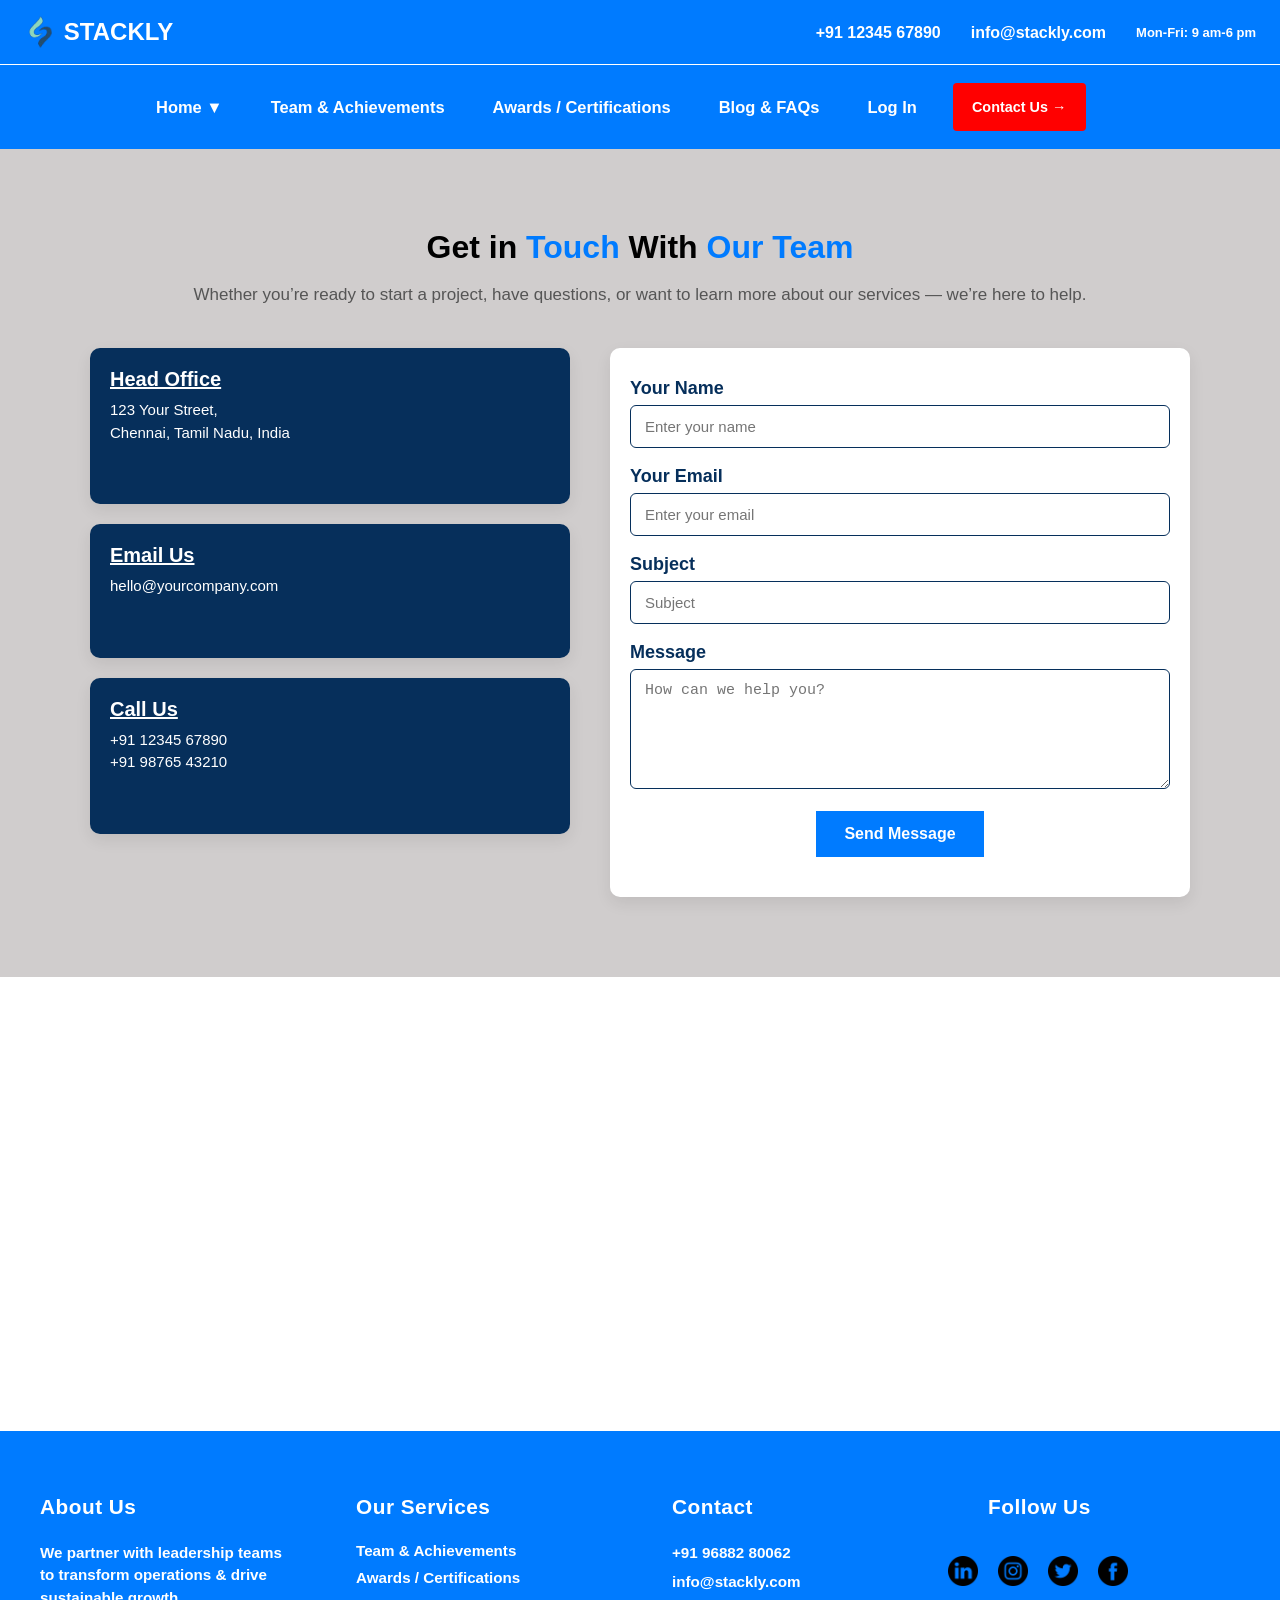
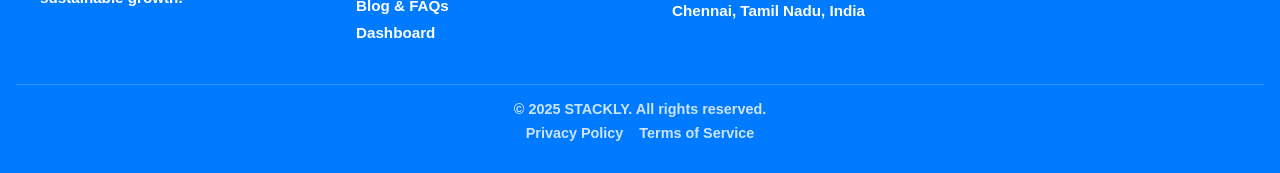
<file: contact 2.html>
<!DOCTYPE html>
<html lang="en">
<head>
  <meta charset="UTF-8" />
  <meta name="viewport" content="width=device-width, initial-scale=1.0" />
  <link rel="icon" href="./logo.png" />
  <title>Business</title>
  <link rel="stylesheet" href="./contact.css" />
</head>
<body>

    <div class="topbar">
    <header class="header">
      <div class="logo">
        <img src="./logo.png" alt="STACKLY Logo" />
        <h2>STACKLY</h2>
      </div>
      <div class="contact">
        <div class="contact1">
          <p class="phone"><a href="./404.html">+91 12345 67890</a></p>
          <p class="email"><a href="./404.html">info@stackly.com</a></p>
        </div>
        <div class="time">
          <p class="hours">Mon-Fri: 9 am-6 pm</p>
        </div>
      </div>
      <button class="hamburger" id="hamburger" aria-label="Toggle navigation">☰</button>
    </header>

    <nav class="navBar">
      <div class="navLinks">
        <ul class="linkRight">
          <li class="dropdown">
            <a href="./home2.html">Home ▼</a>
            <ul class="dropdown-menu">
              <li><a href="./index.html">Home page 1</a></li>
            </ul>
          </li>
          <li><a href="./team.html">Team & Achievements</a></li>
          <li><a href="./awards.html">Awards / Certifications</a></li>
          <li><a href="./blog.html">Blog & FAQs</a></li>
          <li><a href="./login 2.html">Log In</a></li>
          <li class="sign"><button onclick="window.location.href='./contact 2.html'">Contact Us → </button></li>
        </ul>
      </div>
    </nav>
  </div>






<section id="contact-business" class="contact-business-section">
  <div class="container">
    <h2>Get in <span>Touch</span> With <span>Our Team</span></h2>
    <p>
      Whether you’re ready to start a project, have questions, or want to learn more about our services — we’re here to help.
    </p>

    <div class="contact-wrapper">
      <!-- Contact Info Column -->
      <div class="contact-info">
        <div class="info-card">
          <h3>Head Office</h3>
          <p>123 Your Street,<br>Chennai, Tamil Nadu, India</p>
        </div>
        <div class="info-card">
          <h3>Email Us</h3>
          <p><a href="./404.html">hello@yourcompany.com</a></p>
        </div>
        <div class="info-card">
          <h3>Call Us</h3>
          <p>+91 12345 67890<br>+91 98765 43210</p>
        </div>
      </div>

      <!-- Contact Form Column -->
      <div class="contact-form">
        <form id="contactForm" action="#" method="post" novalidate>
          <div class="form-group">
            <label for="name">Your Name</label>
            <input type="text" id="name" name="name" placeholder="Enter your name" required>
          </div>
          <div class="form-group">
            <label for="email">Your Email</label>
            <input type="email" id="email" name="email" placeholder="Enter your email" required>
          </div>
          <div class="form-group">
            <label for="subject">Subject</label>
            <input type="text" id="subject" name="subject" placeholder="Subject">
          </div>
          <div class="form-group">
            <label for="message">Message</label>
            <textarea id="message" name="message" rows="5" placeholder="How can we help you?" required></textarea>
          </div>
          <button type="button" class="btn-submit" id="sendBtn">Send Message</button>
          <div id="errorMessage" style="color:red; margin-top:10px;"></div>
        </form>
      </div>
    </div>
  </div>
</section>






<iframe 
  src="https://www.google.com/maps/embed?pb=!1m18!1m12!1m3!1d18585.592539136393!2d78.1816617688823!3d11.684521951854586!2m3!1f0!2f0!3f0!3m2!1i1024!2i768!4f13.1!3m3!1m2!1s0x3babefef7fd970bb%3A0xe11aef1a71994f9!2sStackly!5e0!3m2!1sen!2sin!4v1762772778263!5m2!1sen!2sin" 
  width="100%" 
  height="450" 
  style="border:0;" allowfullscreen="" 
  loading="lazy" 
  referrerpolicy="no-referrer-when-downgrade">
</iframe>







<footer class="footer footer-consulting">
  <div class="footer-inner">
    <div class="footer-col about">
      <h4>About Us</h4>
      <p>We partner with leadership teams to transform operations & drive sustainable growth.</p>
    </div>
    <div class="footer-col services">
      <h4>Our Services</h4>
      <ul>
        <li><a href="./team.html">Team & Achievements</a></li>
        <li><a href="./awards.html">Awards / Certifications</a></li>
        <li><a href="./blog.html">Blog & FAQs</a></li>
        <li><a href="dashboard.html">Dashboard</a></li>
      </ul>
    </div>
    <div class="footer-col contact">
      <h4>Contact</h4>
      <p><a href="./404.html">+91 96882 80062</a></p>
      <p><a href="./404.html">info@stackly.com</a></p>
      <p>Chennai, Tamil Nadu, India</p>
    </div>
    <div class="footer-col follow">
      <h4>Follow Us</h4>
      <ul class="social">
        <li><a href="./404.html"><img src="./linkedin.webp" alt="LinkedIn" height="30px"></a></li>
        <li><a href="./404.html"><img src="./instagram.webp" alt="instagram" height="30px"></a></li>
        <li><a href="./404.html"><img src="./twitter.webp" alt="twitter" height="30px"></a></li>
        <li><a href="./404.html"><img src="./facebook.webp" alt="facebook" height="30px"></a></li>
      </ul>
    </div>
  </div>
  <div class="footer-bottom">
    <p>© 2025 STACKLY. All rights reserved.</p>
    <ul class="legal">
      <li><a href="./404.html">Privacy Policy</a></li>
      <li><a href="./404.html">Terms of Service</a></li>
    </ul>
  </div>
</footer>



  <script src="./contact.js"></script>
</body>
</html>
</file>
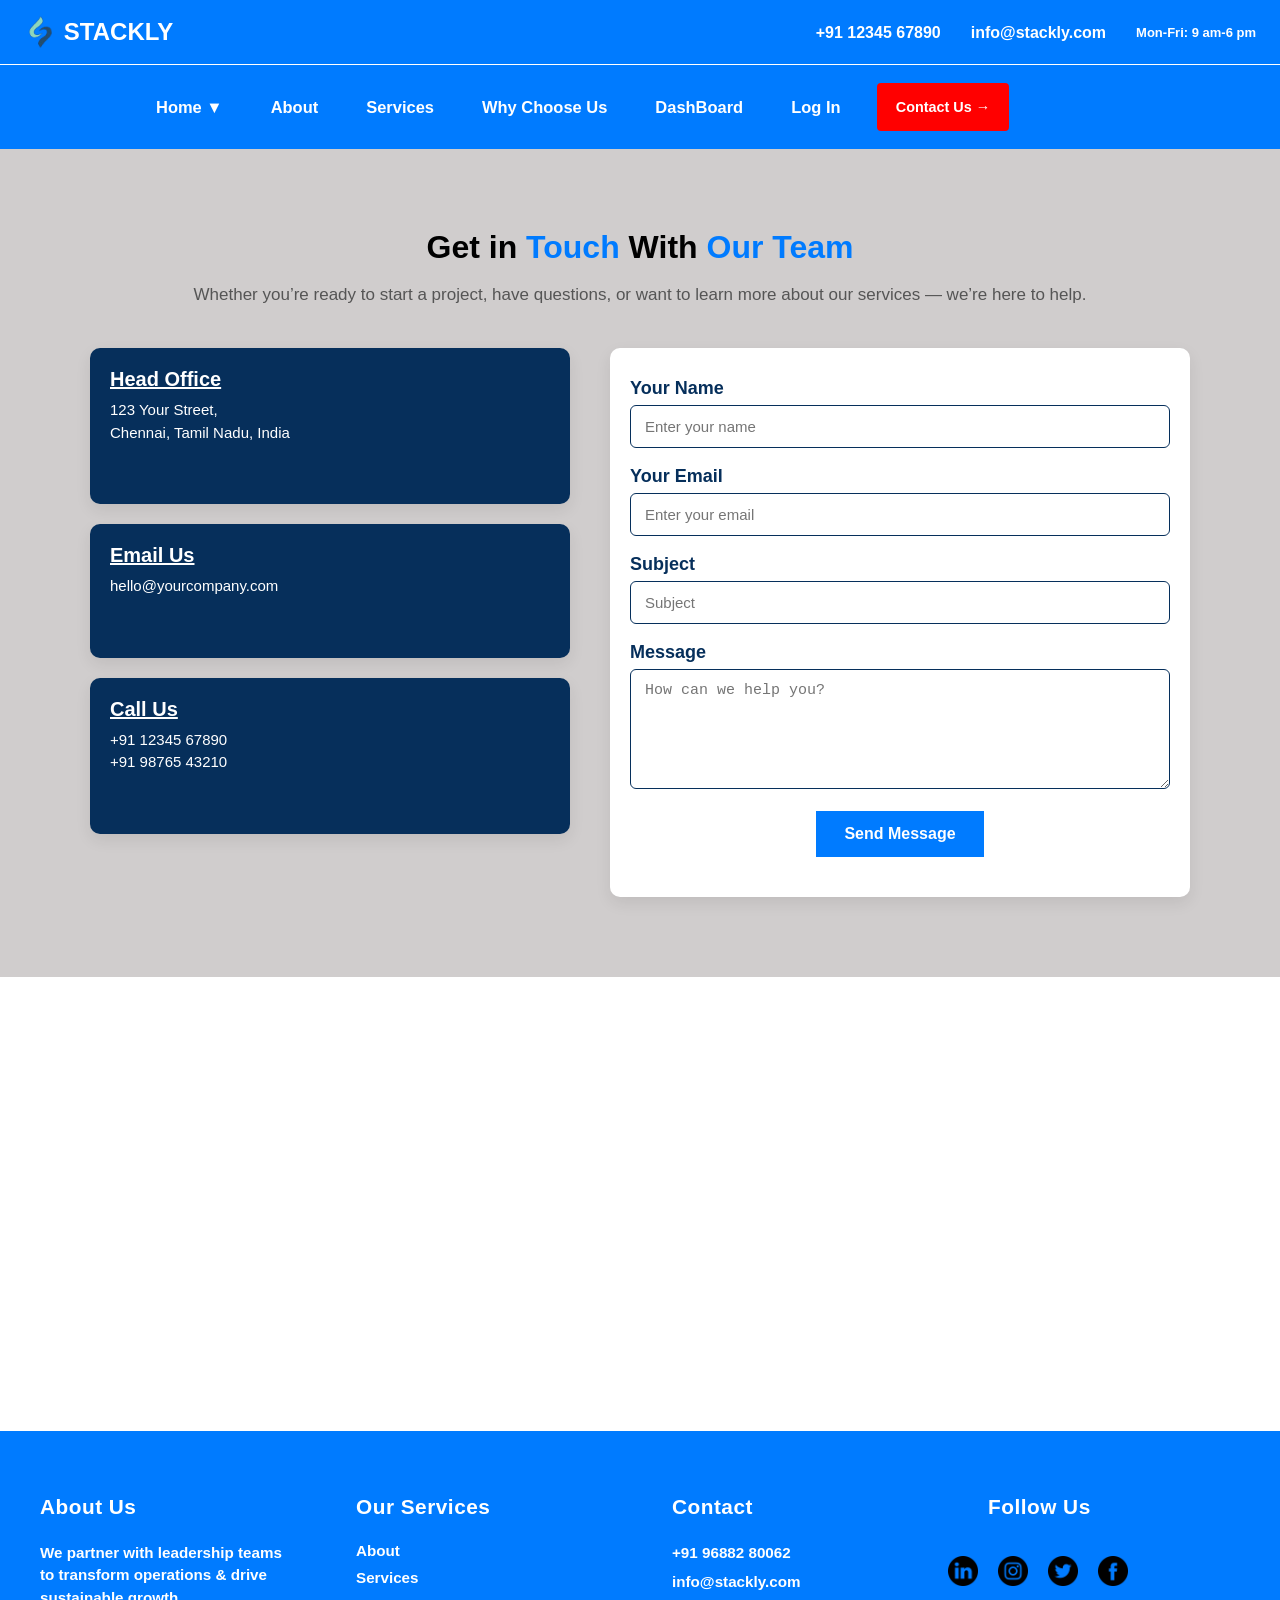
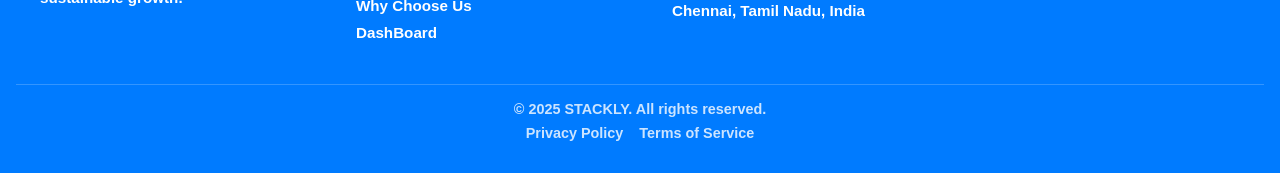
<file: contact.html>
<!DOCTYPE html>
<html lang="en">
<head>
  <meta charset="UTF-8" />
  <meta name="viewport" content="width=device-width, initial-scale=1.0" />
  <link rel="icon" href="./logo.png" />
  <title>Business</title>
  <link rel="stylesheet" href="./contact.css" />
</head>
<body>

  <div class="topbar">
    <header class="header">
      <div class="logo">
        <img src="./logo.png" alt="STACKLY Logo" />
        <h2>STACKLY</h2>
      </div>
      <div class="contact">
        <div class="contact1">
          <p class="phone"><a href="./404.html">+91 12345 67890</a></p>
          <p class="email"><a href="./404.html">info@stackly.com</a></p>
        </div>
        <div class="time">
          <p class="hours">Mon-Fri: 9 am-6 pm</p>
        </div>
      </div>
      <button class="hamburger" id="hamburger" aria-label="Toggle navigation">☰</button>
    </header>

    <nav class="navBar">
      <div class="navLinks">
        <ul class="linkRight">
          <li class="dropdown">
            <a href="./index.html">Home ▼</a>
            <ul class="dropdown-menu">
              <li><a href="./index.html">Home page 1</a></li>
            </ul>
          </li>
          <li><a href="./about.html">About</a></li>
          <li><a href="./service.html">Services</a></li>
          <li><a href="./choose.html">Why Choose Us</a></li>
          <!-- <li><a href="./404.html">Team</a></li> -->
          <!-- <li><a href="./blog.html">Blog</a></li> -->
          <li><a href="./dashboard.html">DashBoard</a></li>
          <li><a href="./login.html">Log In</a></li>
          <li class="sign"><button onclick="window.location.href='./contact.html'">Contact Us → </button></li>
        </ul>
      </div>
    </nav>
  </div>







<section id="contact-business" class="contact-business-section">
  <div class="container">
    <h2>Get in <span>Touch</span> With <span>Our Team</span></h2>
    <p>
      Whether you’re ready to start a project, have questions, or want to learn more about our services — we’re here to help.
    </p>

    <div class="contact-wrapper">
      <!-- Contact Info Column -->
      <div class="contact-info">
        <div class="info-card">
          <h3>Head Office</h3>
          <p>123 Your Street,<br>Chennai, Tamil Nadu, India</p>
        </div>
        <div class="info-card">
          <h3>Email Us</h3>
          <p><a href="./404.html">hello@yourcompany.com</a></p>
        </div>
        <div class="info-card">
          <h3>Call Us</h3>
          <p>+91 12345 67890<br>+91 98765 43210</p>
        </div>
      </div>

      <!-- Contact Form Column -->
      <div class="contact-form">
        <form id="contactForm" action="#" method="post" novalidate>
          <div class="form-group">
            <label for="name">Your Name</label>
            <input type="text" id="name" name="name" placeholder="Enter your name" required>
          </div>
          <div class="form-group">
            <label for="email">Your Email</label>
            <input type="email" id="email" name="email" placeholder="Enter your email" required>
          </div>
          <div class="form-group">
            <label for="subject">Subject</label>
            <input type="text" id="subject" name="subject" placeholder="Subject">
          </div>
          <div class="form-group">
            <label for="message">Message</label>
            <textarea id="message" name="message" rows="5" placeholder="How can we help you?" required></textarea>
          </div>
          <button type="button" class="btn-submit" id="sendBtn">Send Message</button>
          <div id="errorMessage" style="color:red; margin-top:10px;"></div>
        </form>
      </div>

    </div>
  </div>
</section>









<iframe 
  src="https://www.google.com/maps/embed?pb=!1m18!1m12!1m3!1d18585.592539136393!2d78.1816617688823!3d11.684521951854586!2m3!1f0!2f0!3f0!3m2!1i1024!2i768!4f13.1!3m3!1m2!1s0x3babefef7fd970bb%3A0xe11aef1a71994f9!2sStackly!5e0!3m2!1sen!2sin!4v1762772778263!5m2!1sen!2sin" 
  width="100%" 
  height="450" 
  style="border:0;" allowfullscreen="" 
  loading="lazy" 
  referrerpolicy="no-referrer-when-downgrade">
</iframe>








<footer class="footer footer-consulting">
  <div class="footer-inner">
    <div class="footer-col about">
      <h4>About Us</h4>
      <p>We partner with leadership teams to transform operations & drive sustainable growth.</p>
    </div>
    <div class="footer-col services">
      <h4>Our Services</h4>
      <ul>
        <li><a href="./about.html">About</a></li>
        <li><a href="./service.html">Services</a></li>
        <li><a href="./choose.html">Why Choose Us</a></li>
        <li><a href="./dashboard.html">DashBoard</a></li>
      </ul>
    </div>
    <div class="footer-col contact">
      <h4>Contact</h4>
      <p><a href="./404.html">+91 96882 80062</a></p>
      <p><a href="./404.html">info@stackly.com</a></p>
      <p>Chennai, Tamil Nadu, India</p>
    </div>
    <div class="footer-col follow">
      <h4>Follow Us</h4>
      <ul class="social">
        <li><a href="./404.html"><img src="./linkedin.webp" alt="LinkedIn" height="30px"></a></li>
        <li><a href="./404.html"><img src="./instagram.webp" alt="instagram" height="30px"></a></li>
        <li><a href="./404.html"><img src="./twitter.webp" alt="twitter" height="30px"></a></li>
        <li><a href="./404.html"><img src="./facebook.webp" alt="facebook" height="30px"></a></li>
      </ul>
    </div>
  </div>
  <div class="footer-bottom">
    <p>© 2025 STACKLY. All rights reserved.</p>
    <ul class="legal">
      <li><a href="./404.html">Privacy Policy</a></li>
      <li><a href="./404.html">Terms of Service</a></li>
    </ul>
  </div>
</footer>



  <script src="./contact.js"></script>
</body>
</html>
</file>
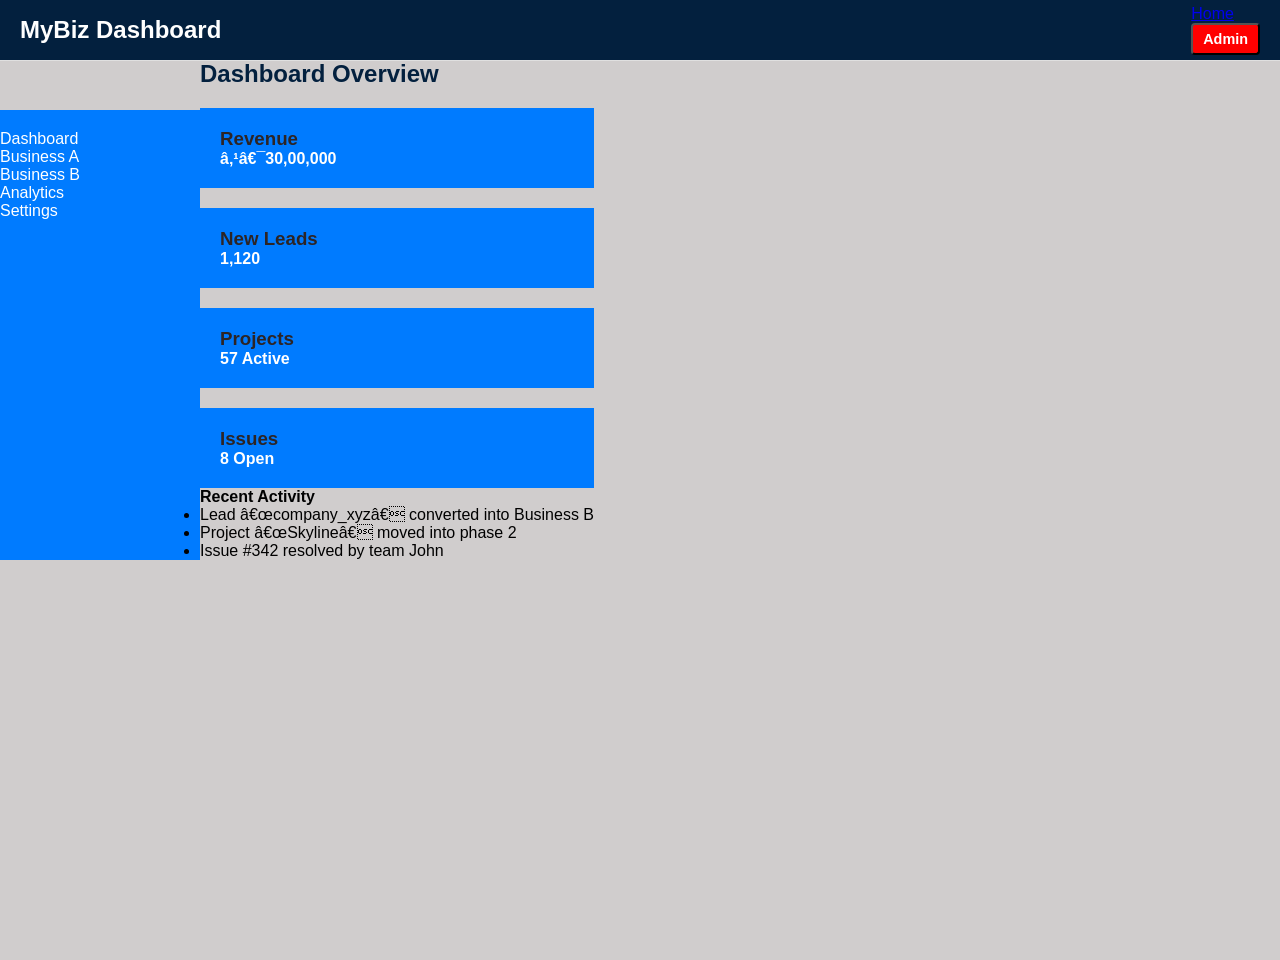
<file: dashboard.html>
<!DOCTYPE html>
<html lang="en">
<head>
  <meta charset="UTF‑8">
  <meta name="viewport" content="width=device‑width, initial‑scale=1.0">
  <title>Multi‑Business Dashboard</title>
  <link rel="stylesheet" href="./dashboard.css">
</head>
<body>
  <div class="topbar">
    <div class="logo">MyBiz Dashboard</div>
    <div class="topbar‑right">
      <a href="./index.html.html" class="home‑link">Home</a>
      <!-- <input type="text" class="search‑input" placeholder="Search…"> -->
      <div class="profile">
        <button onclick="window.location.href='./404.html'">Admin</button>
      </div>
    </div>
  </div>


  <div class="container">
    <aside class="sidebar">
      <ul class="menu">
        <li class="menu‑item active" data‑section="dash">Dashboard</li>
        <li class="menu‑item" data‑section="bizA">Business A</li>
        <li class="menu‑item" data‑section="bizB">Business B</li>
        <li class="menu‑item" data‑section="analytics">Analytics</li>
        <li class="menu‑item" data‑section="settings">Settings</li>
      </ul>
    </aside>

    <main class="main‑content">
      <section id="dash" class="panel active">
        <h2>Dashboard Overview</h2>
        <div class="tiles">
          <div class="tile green">
            <h3>Revenue</h3>
            <p>₹ 30,00,000</p>
          </div>
          <div class="tile blue">
            <h3>New Leads</h3>
            <p>1,120</p>
          </div>
          <div class="tile orange">
            <h3>Projects</h3>
            <p>57 Active</p>
          </div>
          <div class="tile red">
            <h3>Issues</h3>
            <p>8 Open</p>
          </div>
        </div>
        <div class="section‑info">
          <h4>Recent Activity</h4>
          <ul class="info‑list">
            <li>Lead “company_xyz” converted into Business B</li>
            <li>Project “Skyline” moved into phase 2</li>
            <li>Issue #342 resolved by team John</li>
          </ul>
        </div>
      </section>

      <section id="bizA" class="panel">
        <h2>Business A</h2>
        <div class="cards">
          <div class="card">
            <h3>Monthly Sales</h3>
            <p>₹ 12,50,000</p>
          </div>
          <div class="card">
            <h3>Customer Satisfaction</h3>
            <p>83%</p>
          </div>
          <div class="card">
            <h3>New Contracts</h3>
            <p>24</p>
          </div>
        </div>
        <div class="table‑wrapper">
          <h4>Top Regions</h4>
          <table class="table">
            <thead><tr><th>Region</th><th>Sales</th></tr></thead>
            <tbody>
              <tr><td>Chennai</td><td>₹ 5,80,000</td></tr>
              <tr><td>Bangalore</td><td>₹ 3,10,000</td></tr>
              <tr><td>Hyderabad</td><td>₹ 2,00,000</td></tr>
            </tbody>
          </table>
        </div>
      </section>

      <section id="bizB" class="panel">
        <h2>Business B</h2>
        <div class="cards">
          <div class="card">
            <h3>Active Subscriptions</h3>
            <p>3,450</p>
          </div>
          <div class="card">
            <h3>Churn Rate</h3>
            <p>4.5%</p>
          </div>
          <div class="card">
            <h3>MRR</h3>
            <p>₹ 9,75,000</p>
          </div>
        </div>
        <div class="chart‑placeholder">
          [Chart goes here]
        </div>
      </section>

      <section id="analytics" class="panel">
        <h2 style="margin-top: 50px;">Analytics</h2>
        <p>Detailed analytics coming soon. You can integrate charts, filters, date‑pickers here.</p>
      </section>

      <section id="settings" class="panel">
        <h2>Settings</h2>
        <div class="settings‑group">
          <label><input type="checkbox" checked> Enable notifications</label><br>
          <label><input type="checkbox"> Enable dark mode</label><br>
          <button class="btn" onclick="window.location.href='./404.html'">Save Changes</button>
        </div>
      </section>
    </main>
  </div>







  

  <script>
    const items = document.querySelectorAll('.menu‑item');
    items.forEach(item => {
      item.addEventListener('click', () => {
        document.querySelector('.menu‑item.active').classList.remove('active');
        item.classList.add('active');
        const sec = item.getAttribute('data‑section');
        document.querySelector('.panel.active').classList.remove('active');
        document.getElementById(sec).classList.add('active');
      });
    });
  </script>
</body>
</html>
</file>
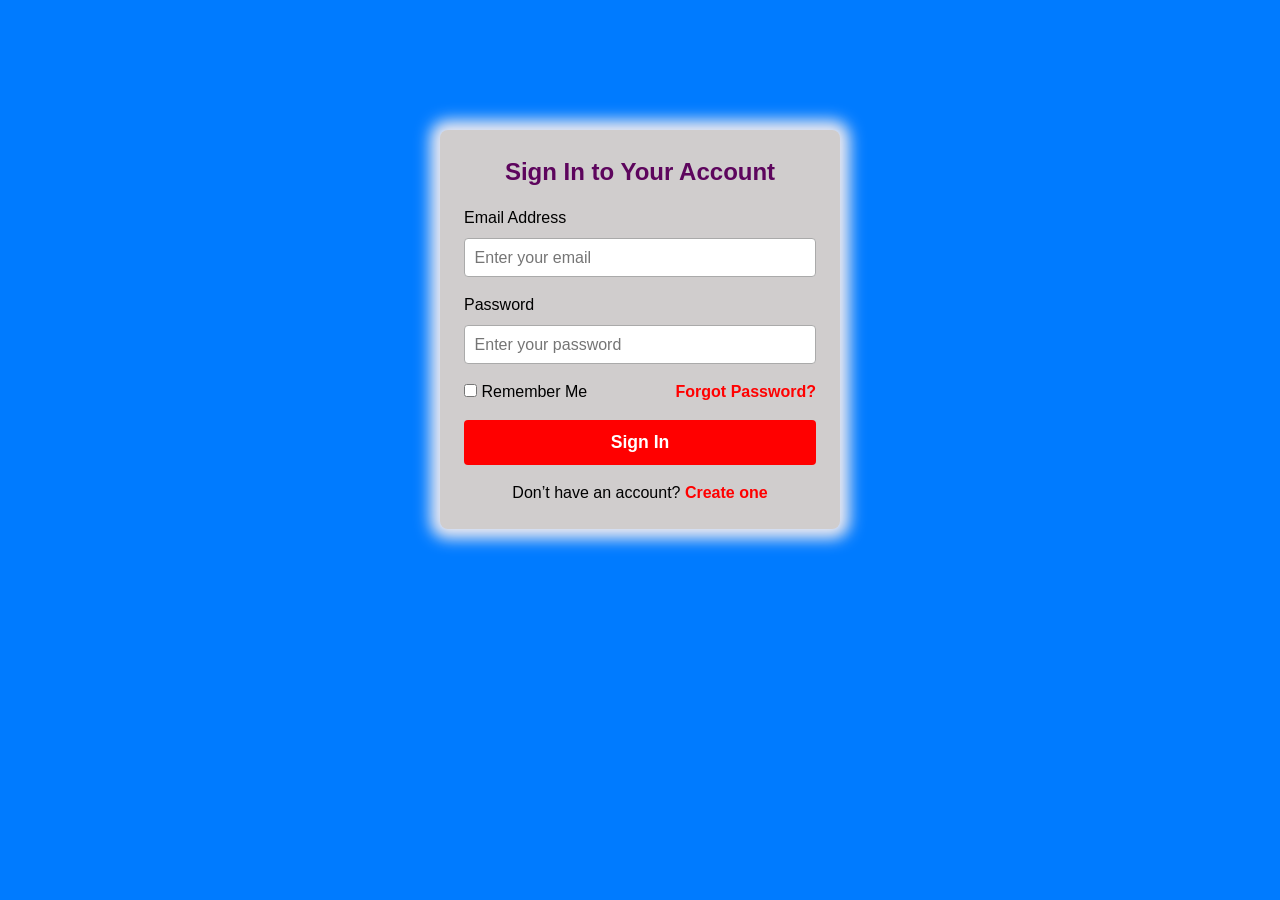
<file: login 2.html>
<!DOCTYPE html>
<html lang="en">
<head>
  <meta charset="UTF-8">
  <meta name="viewport" content="width=device-width, initial-scale=1.0">
  <link rel="icon" href="./logo.png">
  <title>Sign In</title>
  <link rel="stylesheet" href="./login.css">
</head>
<body>



  <section class="signin-section" id="signin-section">
    <div class="signin-container">
      <div class="signin-box">
        <!-- <h1>🚛 Smart Transport</h1> -->
        <h2>Sign In to Your Account</h2>

        <form class="signin-form" id="signin-form">
          <div class="form-group">
            <label for="signin-email">Email Address</label>
            <input type="email" id="signin-email" placeholder="Enter your email" required list="email-suggestions">
            <datalist id="email-suggestions">
              <option value="user@example.com">
              <option value="admin@example.com">
              <option value="contact@domain.com">
            </datalist>
          </div>

          <div class="form-group">
            <label for="signin-password">Password</label>
            <input type="password" id="signin-password" placeholder="Enter your password" required list="password-suggestions">
            <datalist id="password-suggestions">
              <option value="password123">
              <option value="12345678">
              <option value="qwerty">
            </datalist>
          </div>

          <div class="form-options">
            <label><input type="checkbox" id="remember-me"> Remember Me</label>
            <a href="#forgot-section" id="link-forgot">Forgot Password?</a>
          </div>

          <button type="submit" class="btn-signin">Sign In</button>

          <p class="signup-text">
            Don’t have an account? <a href="#signup-section" id="link-signup">Create one</a>
          </p>
        </form>
      </div>
    </div>
  </section>

  <section class="forgot-section" id="forgot-section">
    <div class="container">
      <h2>Forgot Password</h2>
      <p>Enter your email and we will send you a link to reset your password.</p>
      <form id="forgot-form">
        <div class="form-group">
          <label for="forgot-email">Email Address</label>
          <input type="email" id="forgot-email" placeholder="Enter your email" required list="email-suggestions">
        </div>
        <button type="submit" class="btn-signin">Send Reset Link</button>
        <p><a href="#signin-section" id="back-to-signin-from-forgot" class="back">Back to Sign In</a></p>
      </form>
    </div>
  </section>

  <section class="signup-section" id="signup-section">
    <div class="container">
      <h2>Create Account</h2>
      <form id="signup-form">
        <div class="form-group">
          <label for="signup-name">Full Name</label>
          <input type="text" id="signup-name" placeholder="Enter your name" required list="name-suggestions">
          <datalist id="name-suggestions">
            <option value="John Doe">
            <option value="Jane Smith">
            <option value="Alice Brown">
          </datalist>
        </div>
        <div class="form-group">
          <label for="signup-email">Email Address</label>
          <input type="email" id="signup-email" placeholder="Enter your email" required list="email-suggestions">
        </div>
        <div class="form-group">
          <label for="signup-password">Password</label>
          <input type="password" id="signup-password" placeholder="Enter your password" required list="password-suggestions">
        </div>
        <div class="form-group">
          <label for="signup-confirm">Confirm Password</label>
          <input type="password" id="signup-confirm" placeholder="Confirm your password" required list="password-suggestions">
        </div>
        <button type="submit" class="btn-signin">Sign Up</button>
        <p><a href="#signin-section" id="back-to-signin-from-signup" class="back">Already have an account? Sign In</a></p>
      </form>
    </div>
  </section>

  <script src="./login.js"></script>


</body>
</html>
</file>
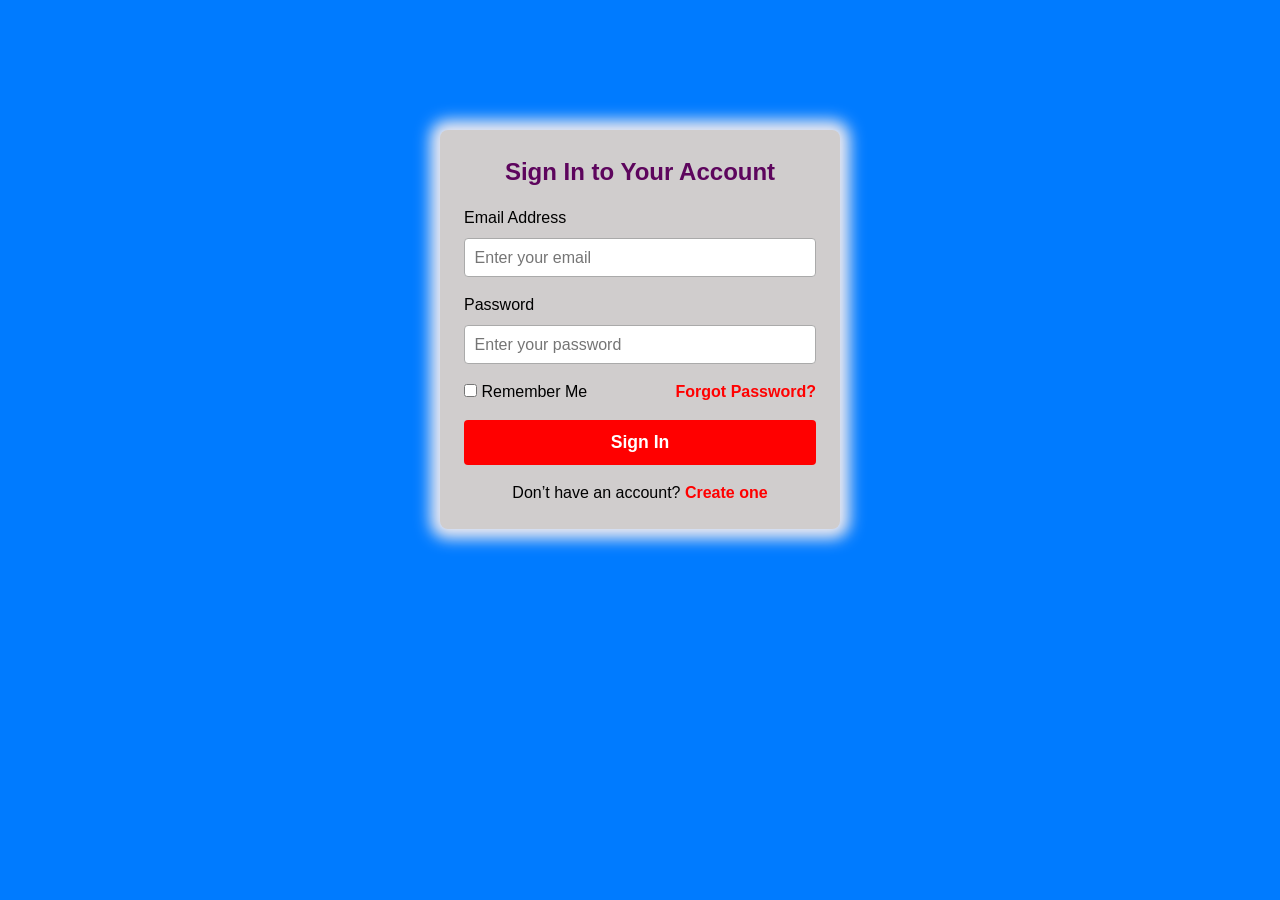
<file: login.html>
<!DOCTYPE html>
<html lang="en">
<head>
  <meta charset="UTF-8">
  <meta name="viewport" content="width=device-width, initial-scale=1.0">
  <link rel="icon" href="./logo.png">
  <title>Sign In</title>
  <link rel="stylesheet" href="./login.css">
</head>
<body>



  <section class="signin-section" id="signin-section">
    <div class="signin-container">
      <div class="signin-box">
        <!-- <h1>🚛 Smart Transport</h1> -->
        <h2>Sign In to Your Account</h2>

        <form class="signin-form" id="signin-form">
          <div class="form-group">
            <label for="signin-email">Email Address</label>
            <input type="email" id="signin-email" placeholder="Enter your email" required list="email-suggestions">
            <datalist id="email-suggestions">
              <option value="user@example.com">
              <option value="admin@example.com">
              <option value="contact@domain.com">
            </datalist>
          </div>

          <div class="form-group">
            <label for="signin-password">Password</label>
            <input type="password" id="signin-password" placeholder="Enter your password" required list="password-suggestions">
            <datalist id="password-suggestions">
              <option value="password123">
              <option value="12345678">
              <option value="qwerty">
            </datalist>
          </div>

          <div class="form-options">
            <label><input type="checkbox" id="remember-me"> Remember Me</label>
            <a href="#forgot-section" id="link-forgot">Forgot Password?</a>
          </div>

          <button type="submit" class="btn-signin">Sign In</button>

          <p class="signup-text">
            Don’t have an account? <a href="#signup-section" id="link-signup">Create one</a>
          </p>
        </form>
      </div>
    </div>
  </section>

  <section class="forgot-section" id="forgot-section">
    <div class="container">
      <h2>Forgot Password</h2>
      <p>Enter your email and we will send you a link to reset your password.</p>
      <form id="forgot-form">
        <div class="form-group">
          <label for="forgot-email">Email Address</label>
          <input type="email" id="forgot-email" placeholder="Enter your email" required list="email-suggestions">
        </div>
        <button type="submit" class="btn-signin">Send Reset Link</button>
        <p><a href="#signin-section" id="back-to-signin-from-forgot" class="back">Back to Sign In</a></p>
      </form>
    </div>
  </section>

  <section class="signup-section" id="signup-section">
    <div class="container">
      <h2>Create Account</h2>
      <form id="signup-form">
        <div class="form-group">
          <label for="signup-name">Full Name</label>
          <input type="text" id="signup-name" placeholder="Enter your name" required list="name-suggestions">
          <datalist id="name-suggestions">
            <option value="John Doe">
            <option value="Jane Smith">
            <option value="Alice Brown">
          </datalist>
        </div>
        <div class="form-group">
          <label for="signup-email">Email Address</label>
          <input type="email" id="signup-email" placeholder="Enter your email" required list="email-suggestions">
        </div>
        <div class="form-group">
          <label for="signup-password">Password</label>
          <input type="password" id="signup-password" placeholder="Enter your password" required list="password-suggestions">
        </div>
        <div class="form-group">
          <label for="signup-confirm">Confirm Password</label>
          <input type="password" id="signup-confirm" placeholder="Confirm your password" required list="password-suggestions">
        </div>

        <button type="submit" class="btn-signin">Sign Up</button>

        <p><a href="#signin-section" id="back-to-signin-from-signup" class="back">Already have an account? Sign In</a></p>
      </form>
    </div>
  </section>

  <script src="./login.js"></script>


</body>
</html>
</file>
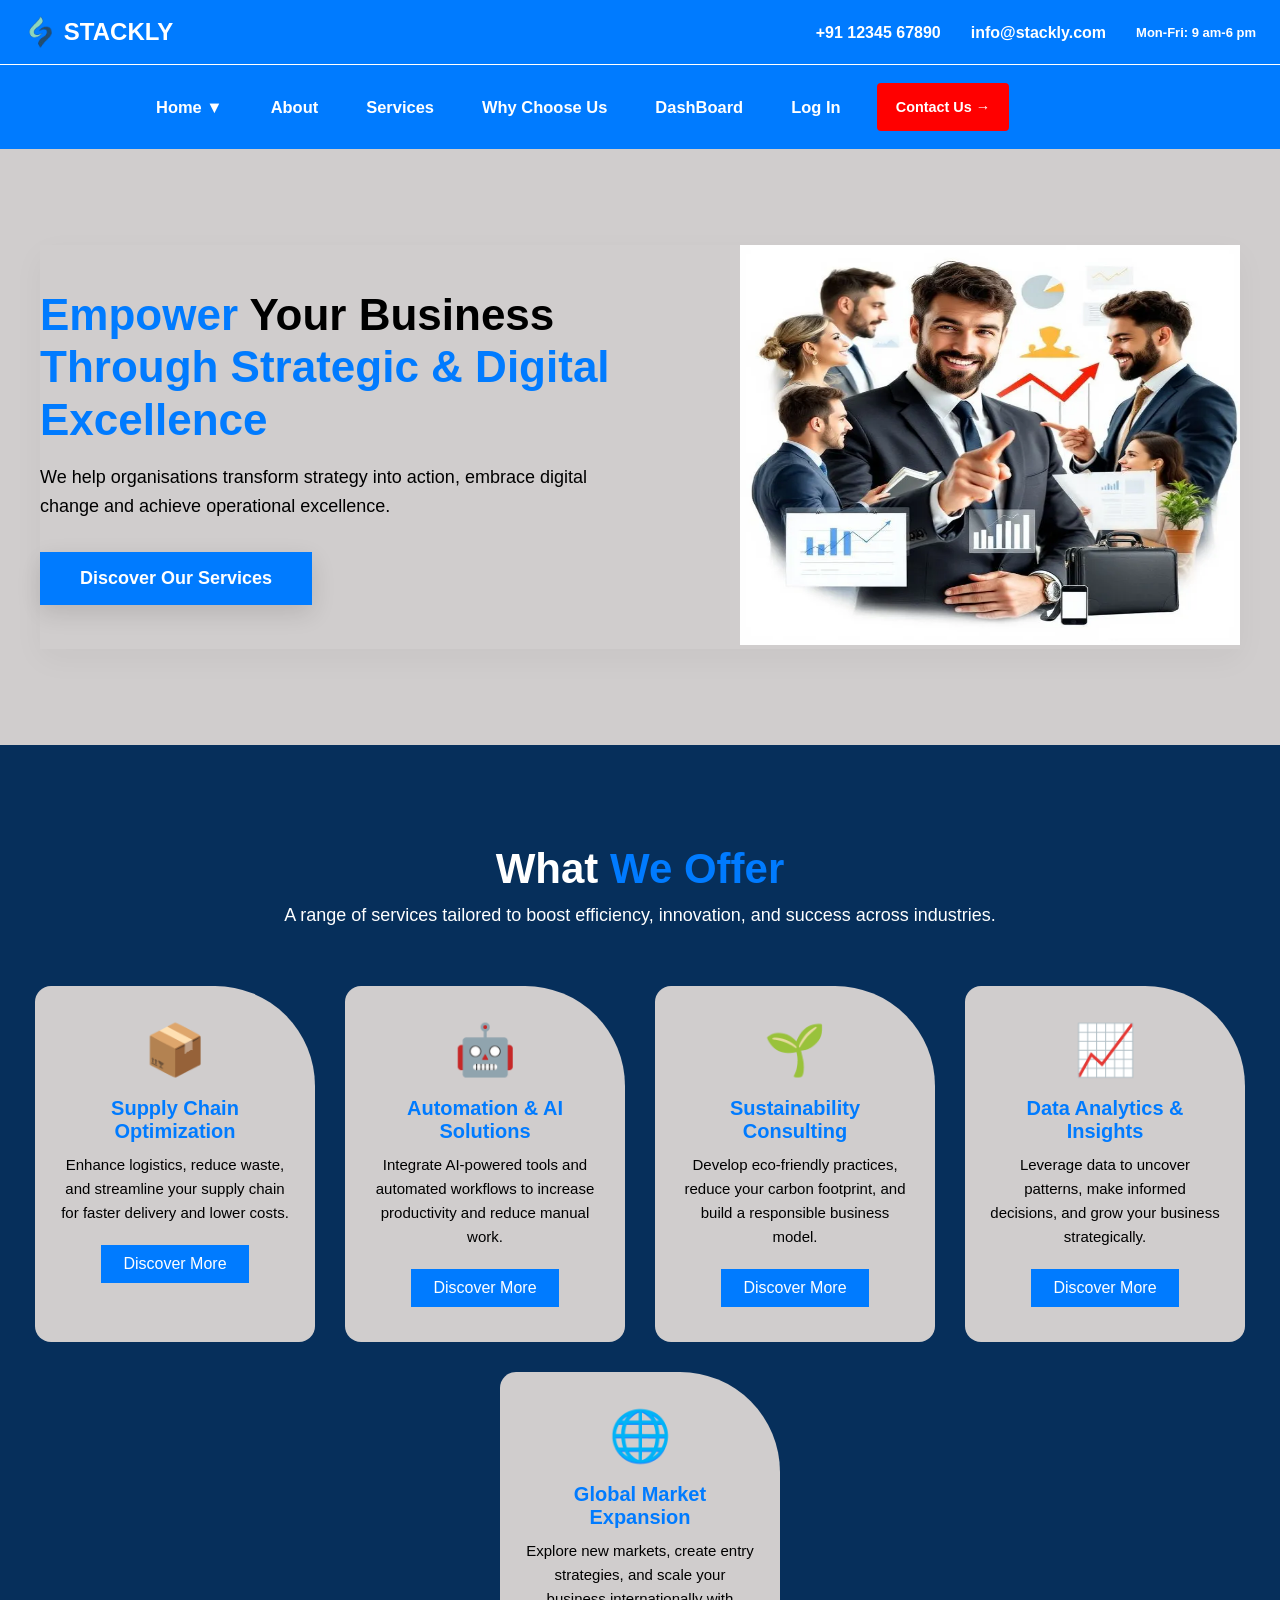
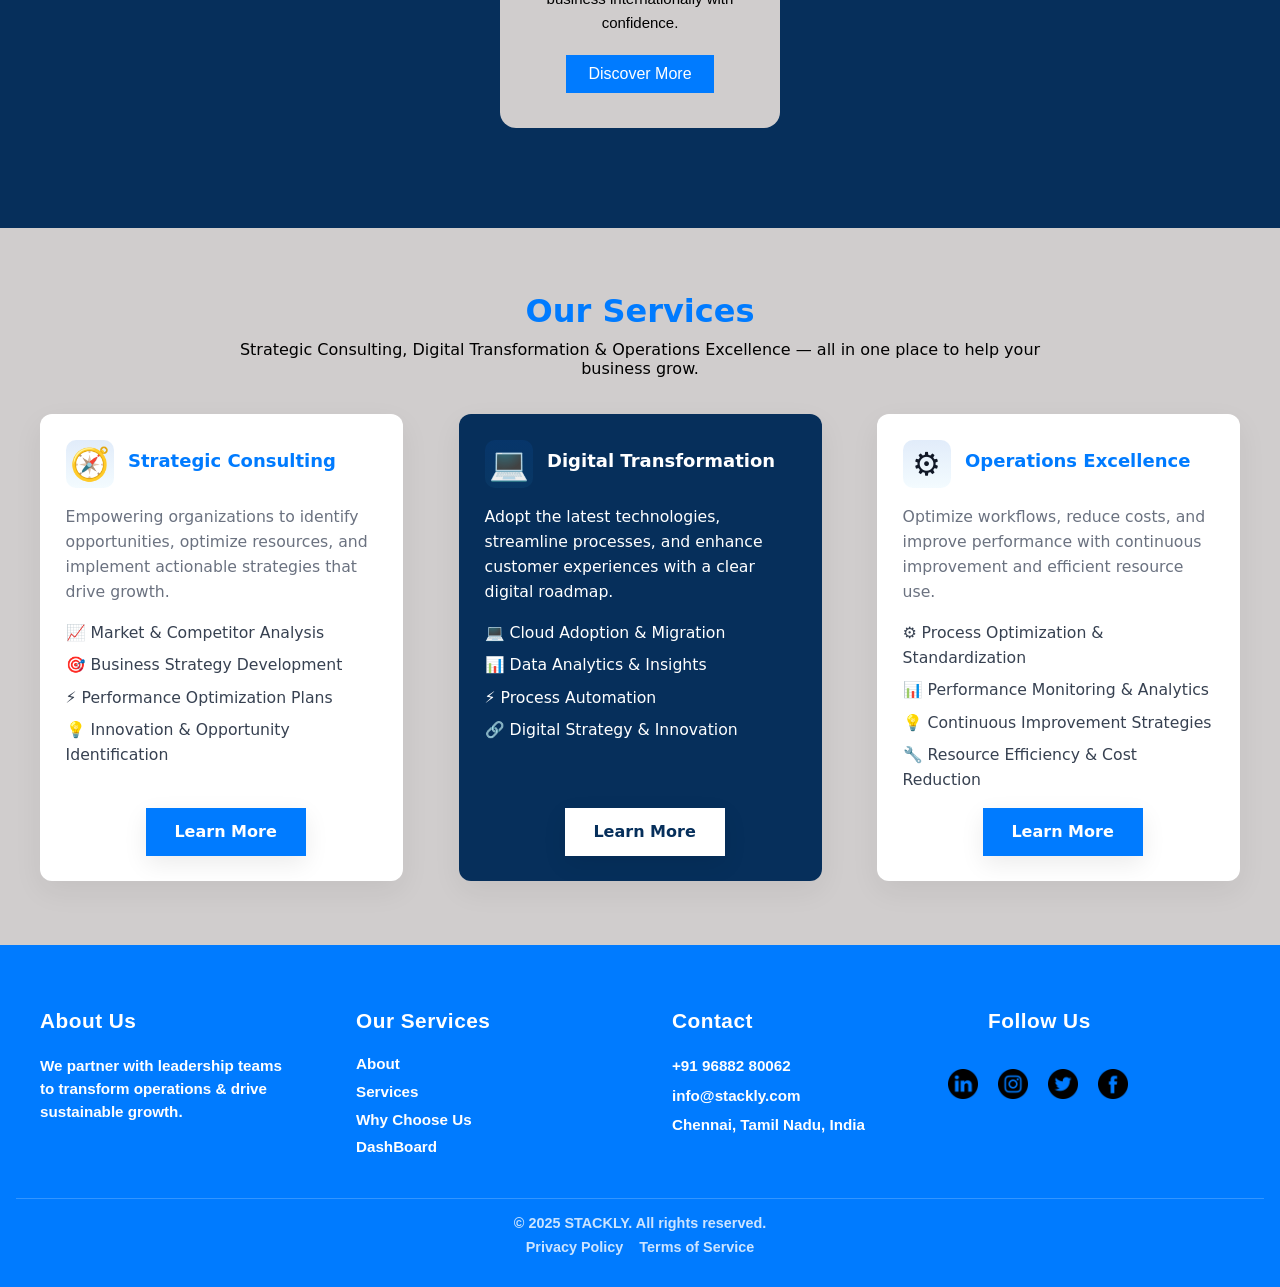
<file: service.html>
<!DOCTYPE html>
<html lang="en">
<head>
  <meta charset="UTF-8" />
  <meta name="viewport" content="width=device-width, initial-scale=1.0" />
  <link rel="icon" href="./logo.png" />
  <title>Business</title>
  <link rel="stylesheet" href="./service.css" />
</head>
<body>

  <div class="topbar">
    <header class="header">
      <div class="logo">
        <img src="./logo.png" alt="STACKLY Logo" />
        <h2>STACKLY</h2>
      </div>
      <div class="contact">
        <div class="contact1">
          <p class="phone"><a href="./404.html">+91 12345 67890</a></p>
          <p class="email"><a href="./404.html">info@stackly.com</a></p>
        </div>
        <div class="time">
          <p class="hours">Mon-Fri: 9 am-6 pm</p>
        </div>
      </div>
      <button class="hamburger" id="hamburger" aria-label="Toggle navigation">☰</button>
    </header>

    <nav class="navBar">
      <div class="navLinks">
        <ul class="linkRight">
          <li class="dropdown">
            <a href="./index.html">Home ▼</a>
            <ul class="dropdown-menu">
              <li><a href="./index.html">Home page 1</a></li>
            </ul>
          </li>
          <li><a href="./about.html">About</a></li>
          <li><a href="./service.html">Services</a></li>
          <li><a href="./choose.html">Why Choose Us</a></li>
          <!-- <li><a href="./404.html">Team</a></li> -->
          <!-- <li><a href="./blog.html">Blog</a></li> -->
          <li><a href="./dashboard.html">DashBoard</a></li>
          <li><a href="./login.html">Log In</a></li>
          <li class="sign"><button onclick="window.location.href='./contact.html'">Contact Us → </button></li>
        </ul>
      </div>
    </nav>
  </div>








<section class="service-hero">
  <div class="service-hero-inner">
    <div class="service-hero-content">
      <h1 class="service-hero-title"> <span>Empower</span> Your Business <span>Through Strategic & Digital Excellence</span> </h1>
      <p class="service-hero-subtitle">
        We help organisations transform strategy into action, embrace digital change and achieve operational excellence.  
      </p>
      <a href="./404.html" class="service-hero-cta">Discover Our Services</a>
    </div>
    <div class="service-hero-image">
      <img src="./service img.webp" alt="Business transformation illustration" height="400px" width="300px">
    </div>
  </div>
</section>








<!-- Modern Multi-Business Services Section -->
<section class="modern-services-section">
  <div class="container">
    <!-- Section Header -->
    <h2 class="modern-services-title">What <span>We Offer</span></h2>
    <p class="modern-services-subtitle">
      A range of services tailored to boost efficiency, innovation, and success across industries.
    </p>

    <div class="services-wrapper">
      <!-- Service Card 1 -->
      <div class="service-card">
        <div class="service-icon">📦</div>
        <h3 class="service-title">Supply Chain Optimization</h3>
        <p class="service-desc">
          Enhance logistics, reduce waste, and streamline your supply chain for faster delivery and lower costs.
        </p>
        <a href="./404.html" class="service-btn">Discover More</a>
      </div>

      <!-- Service Card 2 -->
      <div class="service-card">
        <div class="service-icon">🤖</div>
        <h3 class="service-title">Automation & AI Solutions</h3>
        <p class="service-desc">
          Integrate AI-powered tools and automated workflows to increase productivity and reduce manual work.
        </p>
        <a href="./404.html" class="service-btn">Discover More</a>
      </div>

      <!-- Service Card 3 -->
      <div class="service-card">
        <div class="service-icon">🌱</div>
        <h3 class="service-title">Sustainability Consulting</h3>
        <p class="service-desc">
          Develop eco-friendly practices, reduce your carbon footprint, and build a responsible business model.
        </p>
        <a href="./404.html" class="service-btn">Discover More</a>
      </div>

      <!-- Service Card 4 -->
      <div class="service-card">
        <div class="service-icon">📈</div>
        <h3 class="service-title">Data Analytics & Insights</h3>
        <p class="service-desc">
          Leverage data to uncover patterns, make informed decisions, and grow your business strategically.
        </p>
        <a href="./404.html" class="service-btn">Discover More</a>
      </div>

      <!-- Service Card 5 -->
      <div class="service-card">
        <div class="service-icon">🌐</div>
        <h3 class="service-title">Global Market Expansion</h3>
        <p class="service-desc">
          Explore new markets, create entry strategies, and scale your business internationally with confidence.
        </p>
        <a href="./404.html" class="service-btn">Discover More</a>
      </div>
    </div>
  </div>
</section>






<section class="services-block" aria-labelledby="services-heading">
  <div class="wrap">
    <header class="block-header">
      <h2 id="services-heading" class="block-title">Our Services</h2>
      <p class="block-subtitle">Strategic Consulting, Digital Transformation &amp; Operations Excellence — all in one place to help your business grow.</p>
    </header>

    <div class="cards-grid" role="list">
      <!-- Strategic Consulting -->
      <article class="card" role="listitem" aria-labelledby="card-1-title">
        <div class="card-head">
          <div class="card-icon" aria-hidden="true">🧭</div>
          <h3 id="card-1-title" class="card-title">Strategic Consulting</h3>
        </div>
        <p class="card-desc">
          Empowering organizations to identify opportunities, optimize resources, and implement actionable strategies that drive growth.
        </p>
        <ul class="card-list" aria-label="Strategic Consulting features">
          <li>📈 Market &amp; Competitor Analysis</li>
          <li>🎯 Business Strategy Development</li>
          <li>⚡ Performance Optimization Plans</li>
          <li>💡 Innovation &amp; Opportunity Identification</li>
        </ul>
        <a class="card-cta" href="./404.html" role="button">Learn More</a>
      </article>

      <!-- Digital Transformation -->
      <article class="card" role="listitem" aria-labelledby="card-2-title">
        <div class="card-head">
          <div class="card-icon" aria-hidden="true">💻</div>
          <h3 id="card-2-title" class="card-title">Digital Transformation</h3>
        </div>
        <p class="card-desc">
          Adopt the latest technologies, streamline processes, and enhance customer experiences with a clear digital roadmap.
        </p>
        <ul class="card-list" aria-label="Digital Transformation features">
          <li>💻 Cloud Adoption &amp; Migration</li>
          <li>📊 Data Analytics &amp; Insights</li>
          <li>⚡ Process Automation</li>
          <li>🔗 Digital Strategy &amp; Innovation</li>
        </ul>
        <a class="card-cta" href="./404.html" role="button">Learn More</a>
      </article>

      <!-- Operations Excellence -->
      <article class="card" role="listitem" aria-labelledby="card-3-title">
        <div class="card-head">
          <div class="card-icon" aria-hidden="true">⚙️</div>
          <h3 id="card-3-title" class="card-title">Operations Excellence</h3>
        </div>
        <p class="card-desc">
          Optimize workflows, reduce costs, and improve performance with continuous improvement and efficient resource use.
        </p>
        <ul class="card-list" aria-label="Operations Excellence features">
          <li>⚙️ Process Optimization &amp; Standardization</li>
          <li>📊 Performance Monitoring &amp; Analytics</li>
          <li>💡 Continuous Improvement Strategies</li>
          <li>🔧 Resource Efficiency &amp; Cost Reduction</li>
        </ul>
        <a class="card-cta" href="./404.html" role="button">Learn More</a>
      </article>
    </div>
  </div>
</section>






<footer class="footer footer-consulting">
  <div class="footer-inner">
    <div class="footer-col about">
      <h4>About Us</h4>
      <p>We partner with leadership teams to transform operations & drive sustainable growth.</p>
    </div>
    <div class="footer-col services">
      <h4>Our Services</h4>
      <ul>
        <li><a href="./about.html">About</a></li>
        <li><a href="./service.html">Services</a></li>
        <li><a href="./choose.html">Why Choose Us</a></li>
        <li><a href="./dashboard.html">DashBoard</a></li>
      </ul>
    </div>
    <div class="footer-col contact">
      <h4>Contact</h4>
      <p><a href="./404.html">+91 96882 80062</a></p>
      <p><a href="./404.html">info@stackly.com</a></p>
      <p>Chennai, Tamil Nadu, India</p>
    </div>
    <div class="footer-col follow">
      <h4>Follow Us</h4>
      <ul class="social">
        <li><a href="./404.html"><img src="./linkedin.webp" alt="LinkedIn" height="30px"></a></li>
        <li><a href="./404.html"><img src="./instagram.webp" alt="instagram" height="30px"></a></li>
        <li><a href="./404.html"><img src="./twitter.webp" alt="twitter" height="30px"></a></li>
        <li><a href="./404.html"><img src="./facebook.webp" alt="facebook" height="30px"></a></li>
      </ul>
    </div>
  </div>
  <div class="footer-bottom">
    <p>© 2025 STACKLY. All rights reserved.</p>
    <ul class="legal">
      <li><a href="./404.html">Privacy Policy</a></li>
      <li><a href="./404.html">Terms of Service</a></li>
    </ul>
  </div>
</footer>



  <script src="./about.js"></script>
</body>
</html>
</file>
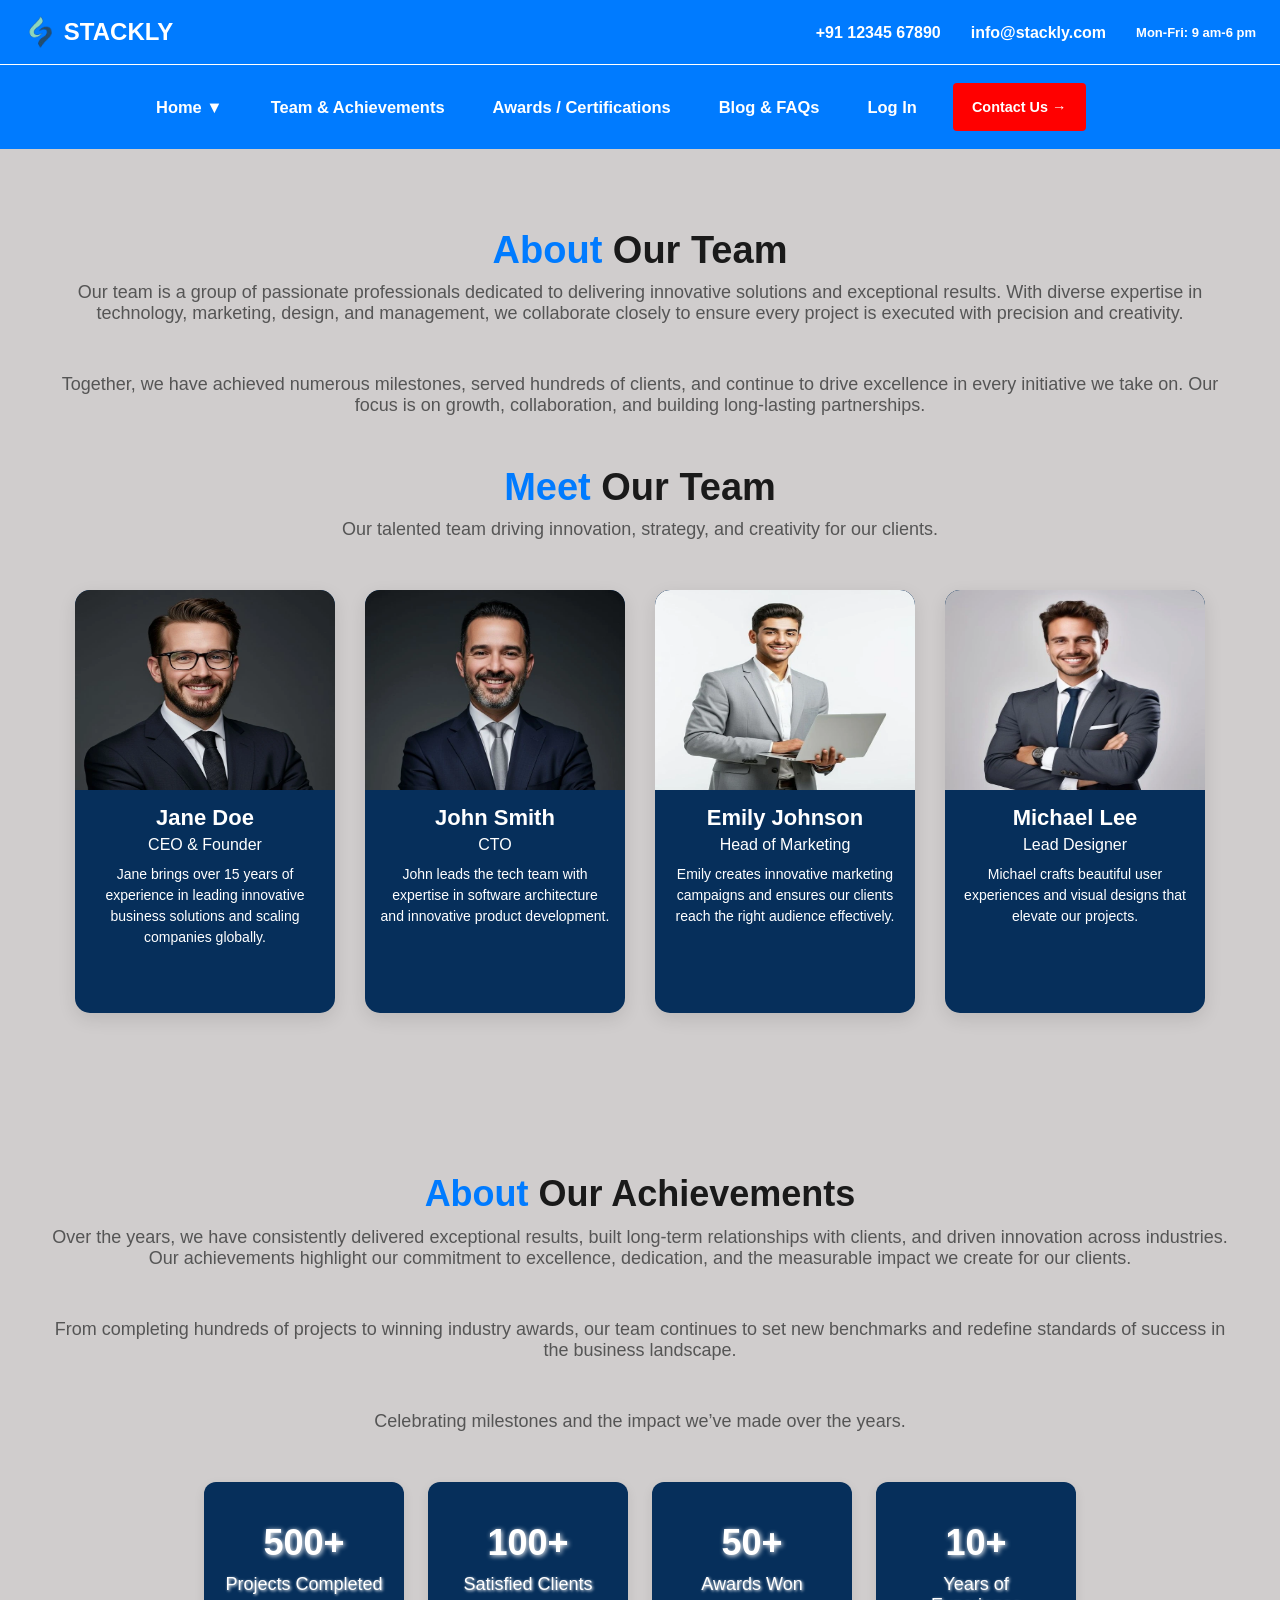
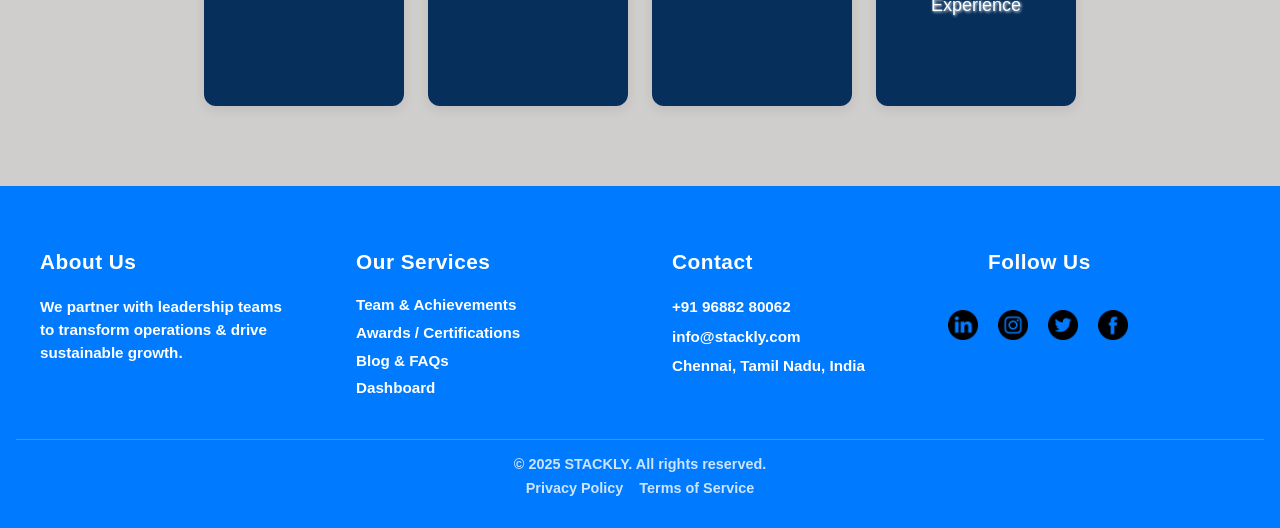
<file: team.html>
<!DOCTYPE html>
<html lang="en">
<head>
  <meta charset="UTF-8" />
  <meta name="viewport" content="width=device-width, initial-scale=1.0" />
  <link rel="icon" href="./logo.png" />
  <title>Business</title>
  <link rel="stylesheet" href="./team.css" />
</head>
<body>

  <div class="topbar">
    <header class="header">
      <div class="logo">
        <img src="./logo.png" alt="STACKLY Logo" />
        <h2>STACKLY</h2>
      </div>
      <div class="contact">
        <div class="contact1">
          <p class="phone"><a href="./404.html">+91 12345 67890</a></p>
          <p class="email"><a href="./404.html">info@stackly.com</a></p>
        </div>
        <div class="time">
          <p class="hours">Mon-Fri: 9 am-6 pm</p>
        </div>
      </div>
      <button class="hamburger" id="hamburger" aria-label="Toggle navigation">☰</button>
    </header>

    <nav class="navBar">
      <div class="navLinks">
        <ul class="linkRight">
          <li class="dropdown">
            <a href="./home2.html">Home ▼</a>
            <ul class="dropdown-menu">
              <li><a href="./index.html">Home page 1</a></li>
            </ul>
          </li>
          <li><a href="./team.html">Team & Achievements</a></li>
          <li><a href="./awards.html">Awards / Certifications</a></li>
          <li><a href="./blog.html">Blog & FAQs</a></li>
          <li><a href="./login 2.html">Log In</a></li>
          <li class="sign"><button onclick="window.location.href='./contact 2.html'">Contact Us → </button></li>
        </ul>
      </div>
    </nav>
  </div>





<section id="team" class="team-section">
  <div class="container">
    <h2> <span>About</span> Our Team</h2>
    <p>
      Our team is a group of passionate professionals dedicated to delivering innovative solutions
      and exceptional results. With diverse expertise in technology, marketing, design, and management,
      we collaborate closely to ensure every project is executed with precision and creativity.
    </p>
    <p>
      Together, we have achieved numerous milestones, served hundreds of clients, and continue to
      drive excellence in every initiative we take on. Our focus is on growth, collaboration, and
      building long-lasting partnerships.
    </p>
  </div>
  <div class="container">
    <h2> <span>Meet</span> Our Team</h2>
    <p>Our talented team driving innovation, strategy, and creativity for our clients.</p>

    <div class="team-grid">
      <div class="team-member">
        <div class="member-photo">
          <img src="./man 1.webp" alt="Jane Doe" width="250px" height="200px">
          <div class="overlay">
            <div class="social-links">
              <a href="./404.html" title="Twitter">🐦</a>
              <a href="./404.html" title="LinkedIn">🔗</a>
              <a href="./404.html" title="Email">✉️</a>
            </div>
          </div>
        </div>
        <h3>Jane Doe</h3>
        <p class="role">CEO & Founder</p>
        <p class="bio">Jane brings over 15 years of experience in leading innovative business solutions and scaling companies globally.</p>
      </div>

      <div class="team-member">
        <div class="member-photo">
          <img src="man 2.webp" alt="John Smith"  width="250px" height="200px">
          <div class="overlay">
            <div class="social-links">
              <a href="./404.html" title="Twitter">🐦</a>
              <a href="./404.html" title="LinkedIn">🔗</a>
              <a href="./404.html" title="Email">✉️</a>
            </div>
          </div>
        </div>
        <h3>John Smith</h3>
        <p class="role">CTO</p>
        <p class="bio">John leads the tech team with expertise in software architecture and innovative product development.</p>
      </div>

      <div class="team-member">
        <div class="member-photo">
          <img src="man 3.webp" alt="Emily Johnson"  width="250px" height="200px">
          <div class="overlay">
            <div class="social-links">
              <a href="./404.html" title="Twitter">🐦</a>
              <a href="./404.html" title="LinkedIn">🔗</a>
              <a href="./404.html" title="Email">✉️</a>
            </div>
          </div>
        </div>
        <h3>Emily Johnson</h3>
        <p class="role">Head of Marketing</p>
        <p class="bio">Emily creates innovative marketing campaigns and ensures our clients reach the right audience effectively.</p>
      </div>

      <div class="team-member">
        <div class="member-photo">
          <img src="man 4.webp" alt="Michael Lee"  width="250px" height="200px">
          <div class="overlay">
            <div class="social-links">
              <a href="./404.html" title="Twitter">🐦</a>
              <a href="./404.html" title="LinkedIn">🔗</a>
              <a href="./404.html" title="Email">✉️</a>
            </div>
          </div>
        </div>
        <h3>Michael Lee</h3>
        <p class="role">Lead Designer</p>
        <p class="bio">Michael crafts beautiful user experiences and visual designs that elevate our projects.</p>
      </div>
    </div>
  </div>
</section>











<section id="achievements" class="achievements-section">
  <div class="container">
    <h2> <span>About</span> Our Achievements</h2>
    <p>
      Over the years, we have consistently delivered exceptional results, built long-term relationships with clients,
      and driven innovation across industries. Our achievements highlight our commitment to excellence, dedication,
      and the measurable impact we create for our clients.
    </p>
    <p>
      From completing hundreds of projects to winning industry awards, our team continues to set new benchmarks and
      redefine standards of success in the business landscape.
    </p>
  </div>
  <div class="container">
    <!-- <h2>Our Achievements</h2> -->
    <p>Celebrating milestones and the impact we’ve made over the years.</p>

    <div class="stats-grid">
      <div class="stat-card">
        <h3>500+</h3>
        <p>Projects Completed</p>
      </div>

      <div class="stat-card">
        <h3>100+</h3>
        <p>Satisfied Clients</p>
      </div>

      <div class="stat-card">
        <h3>50+</h3>
        <p>Awards Won</p>
      </div>

      <div class="stat-card">
        <h3>10+</h3>
        <p>Years of Experience</p>
      </div>
    </div>
  </div>
</section>






<footer class="footer footer-consulting">
  <div class="footer-inner">
    <div class="footer-col about">
      <h4>About Us</h4>
      <p>We partner with leadership teams to transform operations & drive sustainable growth.</p>
    </div>
    <div class="footer-col services">
      <h4>Our Services</h4>
      <ul>
        <li><a href="./team.html">Team & Achievements</a></li>
        <li><a href="./awards.html">Awards / Certifications</a></li>
        <li><a href="./blog.html">Blog & FAQs</a></li>
        <li><a href="dashboard.html">Dashboard</a></li>
      </ul>
    </div>
    <div class="footer-col contact">
      <h4>Contact</h4>
      <p><a href="./404.html">+91 96882 80062</a></p>
      <p><a href="./404.html">info@stackly.com</a></p>
      <p>Chennai, Tamil Nadu, India</p>
    </div>
    <div class="footer-col follow">
      <h4>Follow Us</h4>
      <ul class="social">
        <li><a href="./404.html"><img src="./linkedin.webp" alt="LinkedIn" height="30px"></a></li>
        <li><a href="./404.html"><img src="./instagram.webp" alt="instagram" height="30px"></a></li>
        <li><a href="./404.html"><img src="./twitter.webp" alt="twitter" height="30px"></a></li>
        <li><a href="./404.html"><img src="./facebook.webp" alt="facebook" height="30px"></a></li>
      </ul>
    </div>
  </div>
  <div class="footer-bottom">
    <p>© 2025 STACKLY. All rights reserved.</p>
    <ul class="legal">
      <li><a href="./404.html">Privacy Policy</a></li>
      <li><a href="./404.html">Terms of Service</a></li>
    </ul>
  </div>
</footer>



  <script src="./script.js"></script>
</body>
</html>
</file>
<file: about.css>
* {
  box-sizing: border-box;
  margin: 0;
  padding: 0;
}

body {
  margin: 0;
  padding: 0;
  font-family: "Segoe UI", Tahoma, Geneva, Verdana, sans-serif;
  /* background-color:rgb(208, 205, 205); */
}
span{
  color: #007bff;
}


/*=== topbar ===*/
.topbar {
  background: #ffffff;
  position: sticky;
  top: 0;
  z-index: 1000;  
  width: 100%;
}


/*=== header ===*/
.header {
  display: flex;
  justify-content: space-between;
  align-items: center;
  padding: 0.75rem 1.5rem;
  background: #007bff;
}
.header .logo {
  display: flex;
  align-items: center;
  gap: 0.5rem;
}
.header .logo img {
  height: 40px;
  width: auto;
}
.header .logo h2 {
  margin: 0;
  font-size: 1.5rem;
  color: white;
}
.header .contact {
  text-align: right;
  display: flex;
  flex-direction: row;
  gap: 30px;
}
.header .contact .contact1{
    display: flex;
    flex-direction: row;
    gap: 30px;
}
.header .contact .contact1>p{
    margin: 0;
    line-height:1px;
    color: #555;
    font-weight: bold;
}
.header .contact .time>p{
    margin: 0;
    font-size: 13px;
    line-height:1px;
    font-weight: bold;
    cursor: pointer;
    /* color:white; */
    color: white;
     /* Animation */
    animation: pulse-effect 2s ease-in-out infinite;
}
@keyframes pulse-effect {
  0% {
    transform: scale(1.10);
    opacity: 1;
  }
  50% {
    transform: scale(1.05);
    opacity: 0.9;
  }
  100% {
    transform: scale(1);
    opacity: 1;
  }
}
.header .contact a {
  color: white;
  text-decoration: none;
  transition: color 0.2s;
}
.header .contact a:hover {
  color:black;
}
.header .contact .time>p:hover{
    color: black;
}


/*=== navbar ===*/
.navBar {
  display: block;
  background: #007bff;
  border-top: 1px solid white;
  padding: 10px;
}
.navBar .navLinks {
  max-width: 1200px;
  margin: 0 auto;
  padding-left: 80px;
}
.navBar .linkRight {
  display: flex;
  align-items: center;
  list-style: none;
  margin: 0;
  padding: 0.5rem 1.5rem;
  gap: 1.5rem;
}
.linkRight li {
  position: relative;
}
.linkRight li a {
  text-decoration: none;
  font-size: 1.03rem;
  color: white;
  font-weight: bold;
  padding: 0.5rem 0.75rem;
  transition: background 0.3s, color 0.3s;
}
.linkRight li a:hover {
  /* background:white; */
  color:black;
}
.linkRight li.sign button {
  background: red;
  padding: 1rem 1.2rem;
  font-size: 0.9rem;
  color: white;
  border: none;
  border-radius: 4px;
  cursor: pointer;
  transition: background 0.3s, color 0.3s;
  font-weight: bold;
  box-sizing: border-box;
    /* Pulse animation */
  animation: pulse-btn 2s ease-in-out infinite;
}
/* @keyframes for pulse */
@keyframes pulse-btn {
  0% {
    transform: scale(1);
    opacity: 1;
  }
  50% {
    transform: scale(1.05);
    opacity: 0.9;
  }
  100% {
    transform: scale(1);
    opacity: 1;
  }
}
.linkRight li.sign button:hover {
    background-color: white;
    color: red;
}


/*=== Dropdown menu ===*/
.dropdown-menu {
  position: absolute;
  top: 100%;
  left: 0;
  visibility: hidden;
  opacity: 0;
  transform: translateY(10px);
  transition: opacity 0.2s ease, transform 0.2s ease, visibility 0.2s ease;
  min-width: 180px;
  padding: 0.5rem 0;
  list-style: none;
}
.dropdown:hover .dropdown-menu {
  visibility: visible;
  opacity: 1;
  transform: translateY(-5);
}
.dropdown-menu li a {
  display: block;
  color:black;
  margin-top:-22px;
  font-size:1rem;
}
/* Hamburger button styling */
.hamburger {
  display: none;
  font-size:2rem;
  color:white;
  background: none;
  border: none;
  cursor: pointer;
  padding: 0.5rem;
  transition: color 0.3s;
}

/* Mobile / small-screen styles */
@media (max-width: 450px) {
  .header{
    height: 150px;
  }
  .header .contact {
    text-align: center;
    /* font-size: 0.8rem; */
    /* margin-top: 0.5rem; */
    display: flex;
    flex-direction: column;
  }
  .header .contact .contact1{
    display: flex;
    flex-direction: column;
  }
  .navBar {
    display: none;
    width: 100%;
  }
  .navBar.active {
    display: block;
    background:rgb(208, 205, 205);
  }
  .navBar .navLinks {
    padding: 1rem;
  }
  .navBar .linkRight {
    flex-direction: column;
    gap: 0;
  }
  .linkRight li {
    width: 100%;
    margin: 0;
    padding: 0.5rem 0;
  }
  .linkRight li a {
    display: block;
    width: 100%;
    color:#007bff;
    padding: 0.75rem 1rem;
    background: transparent;
  }
  .linkRight li.sign button {
    width: 100%;
    text-align: center;
    background: #ffffff;
    color: #007bff;
    margin-top: 0.5rem;
  }
    /* Ensure last items appear correctly */
  .linkRight li.sign,
  .linkRight li:last-child {
    display: block;
    width: 100%;
    text-align: center;
  }

  /* Make Contact Us button visible and spaced */
  .linkRight li.sign button {
    background: red;
    color: white;
    margin: 10px 0;
    width: 90%;
  }

  /* Style Log In link for better visibility */
  .linkRight li a[href*='Log In'] {
    color: white;
    display: block;
    width: 100%;
    padding: 10px 0;
    text-align: center;
    border-top: 1px solid rgba(255,255,255,0.3);
  }

  /* Allow scrolling if list is long */
  .navBar.active .linkRight {
    overflow-y: auto;
    max-height: 80vh;
    padding-bottom: 100px; /* space for button visibility */
  }
  .dropdown-menu {
    position: static;
    transform: none;
    opacity: 1;
    visibility: visible;
    box-shadow: none;
    background: transparent;
  }
  /* .dropdown:hover .dropdown-menu {
    visibility: visible;
  } */
  .dropdown-menu li a {
    color:black;
    padding-left: 2rem;
  }
  .hamburger{
    display: block;
  }
}









.hero-section {
  padding: 6rem 1rem;
  background:rgb(208, 205, 205);
  font-family: "Poppins", sans-serif;
}
.hero-section .container {
  max-width: 1200px;
  margin: 0 auto;
  display: flex;
  align-items: center;
  gap: 2rem;
  flex-wrap: wrap;
  /* Animation */
  animation:bounceIn 1.5s  ease-out both;
}
/* Keyframes for bounce effect */
@keyframes bounceIn {
  0% {
    transform: translateY(-100%);
    opacity: 0;
  }
  60% {
    transform: translateY(10%);
    opacity: 1;
  }
  80% {
    transform: translateY(-5%);
  }
  100% {
    transform: translateY(0);
  }
}
.hero-content {
  flex: 1 1 45%;
}
.hero-title {
  font-size: 2.75rem;
  margin-bottom: 1rem;
  color:black;
}
.hero-subtitle {
  font-size: 1.125rem;
  line-height: 1.6;
  margin-bottom: 2rem;
}
.hero-button {
  display: inline-block;
  font-weight: bold;
  padding: 0.75rem 2rem;
  font-size: 1rem;
  color: #fff;
  background-color: #007bff;
  border-radius: 6px;
  text-decoration: none;
  transition: background 0.3s, transform 0.3s;
}
.hero-button:hover {
  background-color:red;
  transform: translateY(-2px);
}
.hero-image {
  flex: 1 1 45%;
  text-align: center;
}
.hero-image img {
  width: 100%;
  max-width: 500px;
  border-radius: 12px;
  object-fit: cover;
}
.hero-image img:hover{
  transform: scale(0.7);
}

/* Mobile responsive */
@media (max-width: 450px) {
  .hero-section .container {
    flex-direction: column;
    text-align: center;
  }
  .hero-content, .hero-image {
    flex: 1 1 100%;
  }
  .hero-title {
    font-size: 2rem;
  }
  .hero-subtitle {
    font-size: 1rem;
  }
  .hero-button {
    width: 100%;
    padding: 0.9rem 0;
  }
}







.about-section {
  padding: 5rem 1rem;
  background-color:rgb(208, 205, 205);
  font-family: "Poppins", sans-serif;
  color: #333;
}

.about-section .container {
  max-width: 1200px;
  margin: 0 auto;
}

.about-inner {
  display: flex;
  align-items: center;
  gap: 2.5rem;
  flex-wrap: wrap;
}

.about-image {
  flex: 1 1 45%;
  transform-origin: center;
  will-change: transform, opacity;
  /* border: 3px solid #007bff; */
  animation: pulse 2s ease-in-out infinite;
}
/* keyframes */
@keyframes pulse {
  0%   { transform: scale(1);  transform: rotatey(180deg);  opacity: 1; }
  50%  { transform: scale(1.04); opacity: 0.96; }
  100% { transform: scale(1);    opacity: 1; }
}

.about-image img {
  width: 100%;
  border-radius: 12px;
  object-fit: cover;
  
}

.about-content {
  flex: 1 1 45%;
}

.about-title {
  font-size: 2.5rem;
  margin-bottom: 1rem;
  color:black;
}

.about-text {
  font-size: 1.125rem;
  line-height: 1.6;
  margin-bottom: 1.5rem;
}

.about-bullets {
  list-style: none;
  padding: 0;
  margin-bottom: 2rem;
}

.about-bullets li {
  font-size: 1rem;
  margin:-0 0 0.75rem;
}

.about-btn {
  display: inline-block;
  padding: 0.75rem 2rem;
  font-size: 1rem;
  font-weight: bold;
  color: white;
  background-color: #007bff;
  border-radius: 6px;
  text-decoration: none;
  transition: background 0.3s, transform 0.3s;
}

.about-btn:hover {
  background-color:red;
  transform: translateY(-2px);
}

/* Responsive for mobile screens */
@media (max-width:450px) {
  .about-inner {
    flex-direction: column;
    text-align: center;
  }

  .about-image,
  .about-content {
    flex: 1 1 100%;
  }

  .about-title {
    font-size: 2rem;
  }

  .about-text {
    font-size: 1rem;
  }

  .about-btn {
    width: 100%;
    padding: 0.9rem 0;
  }
}







.about-history {
  padding: 5rem 1.5rem;
  background:rgb(6, 47, 91);
  font-family: "Poppins", sans-serif;
  color: #333;
}

.about-history .container {
  max-width: 1100px;
  margin: 0 auto;
}

.history-title {
  text-align: center;
  font-size: 2.5rem;
  font-weight: 700;
  color:white;
  /* color: red; */
  margin-bottom: 3rem;
  position: relative;
}

.history-timeline {
  position: relative;
  padding: 2rem 0;
}
.history-timeline::before {
  content: "";
  position: absolute;
  left: 50%;
  top: 0;
  bottom: 0;
  width: 4px;
  /* background: #007bff; */
  background:white;
   animation: timelinePulse 4.5s ease-in-out infinite;
  transform: translateX(-50%);
}

.history-item {
  position: relative;
  width: 50%;
  padding: 1rem 2rem;
  box-sizing: border-box;
}

.history-item:nth-child(odd) {
  left: 0;
  text-align: right;
}

.history-item:nth-child(even) {
  left: 50%;
  text-align: left;
}

.history-item::before {
  content: "";
  position: absolute;
  top: 1.5rem;
  width: 20px;
  height: 20px;
  background: #fff;
  border: 4px solid white;
  /* text-shadow: 2px 2px 5px; */
  animation: timelinePulse 4.5s ease-in-out infinite;
  border-radius: 50%;
  box-shadow: 0 0 0 4px rgba(0,123,255,0.2);
}

.history-item:nth-child(odd)::before {
  right: -10px;
}

.history-item:nth-child(even)::before {
  left: -10px;
}

.history-year {
  font-size: 1.8rem;
  font-weight: 700;
  color:white;
  margin-bottom: 0.5rem;
  margin-left: 15px;
  margin-right: 15px;
  position: relative;
  /* padding: 2rem 0; */
  text-shadow: 2px 2px 5px;
  animation: timelinePulse 4.5s ease-in-out infinite;
  transform-origin: center center;
  /* will-change: transform, opacity, box-shadow; */
}
/* Pulse animation keyframes */
@keyframes timelinePulse {
  0% {
    transform: scale(1);
    opacity: 1;
    box-shadow: 0 0 0 rgba(0,0,0,0);
  }
  50% {
    transform: scale(1.07);
    opacity: 0.98;
    box-shadow: 0 10px 26px rgba(0,0,0,0.07);
  }
  100% {
    transform: scale(1);
    opacity: 1;
    box-shadow: 0 0 0 rgba(0,0,0,0);
  }
}

.history-content {
  /* background:#007bff; */
  padding: 1.5rem;
  border-radius: 8px;
  box-shadow: 0 4px 12px rgba(0,0,0,0.05);
  display: inline-block;
}

.history-content h3 {
  font-size: 1.3rem;
  margin-bottom: 0.5rem;
  color: white;
  text-decoration: underline;
}

.history-content p {
  font-size: 1rem;
  line-height: 1.6;
  /* color: #555; */
  color: white;
}

/* Responsive */
@media (max-width: 768px) {
  .history-timeline::before {
    left: 20px;
  }
  .history-item {
    width: 100%;
    padding-left: 3rem;
    padding-right: 1rem;
    text-align: left !important;
  }
  .history-item:nth-child(even) {
    left: 0;
  }
  .history-item::before {
    left: 0;
  }
}






.team-section {
  background:rgb(208, 205, 205);
  padding: 5rem 1.5rem;
  font-family: 'Poppins', sans-serif;
  text-align: center;
}

.team-title {
  font-size: 2.5rem;
  font-weight: 700;
  color:black;
  margin-bottom: 3rem;
  position: relative;
}

.team-grid {
  display: flex;
  flex-wrap: wrap;
  justify-content: center;
  gap: 3rem;
}

.team-member {
  /* background: #fff; */
  background-color: rgb(6, 47, 91);
  border-radius: 10px;
  box-shadow: 0 8px 20px rgba(0,0,0,0.1);
  overflow: hidden;
  width: 280px;
  transition: transform 0.4s ease, box-shadow 0.4s ease;
}

.team-member:hover {
  transform: translateY(-10px);
  box-shadow: 0 12px 25px rgba(0,0,0,0.15);
}

.member-photo {
  position: relative;
  overflow: hidden;
}

.member-photo img {
  width: 100%;
  height: 300px;
  object-fit: cover;
  transition: transform 0.5s ease;
}

.member-photo:hover img {
  transform: scale(1.1);
}

.overlay {
  position: absolute;
  top: 0; left: 0;
  width: 100%;
  height: 100%;
  background: rgba(0,123,255,0.8);
  /* background: rgb(208, 205, 205); */
  color:rgb(233, 191, 111);
  opacity: 0;
  display: flex;
  justify-content: center;
  align-items: center;
  font-size: 1.1rem;
  font-weight: 500;
  transition: opacity 0.4s ease;
}

.member-photo:hover .overlay {
  opacity: 1;
}
.member-name {
  font-size: 1.3rem;
  margin-top: 1rem;
  color: white;
  font-weight: 600;
}

.member-role {
  /* color: #007bff; */
  font-weight: 500;
  color: white;
  font-size: 0.95rem;
  display: block;
  margin-bottom: 1rem;
}
.member-responsibility{
  color: rgb(233, 191, 111);
}

/* Subtle animation on scroll */
@keyframes fadeUp {
  0% { opacity: 0; transform: translateY(40px); }
  100% { opacity: 1; transform: translateY(0); }
}

.team-member {
  animation: fadeUp 0.8s ease forwards;
  opacity: 0;
}

.team-member:nth-child(1) { animation-delay: 0.2s; }
.team-member:nth-child(2) { animation-delay: 0.4s; }
.team-member:nth-child(3) { animation-delay: 0.6s; }

/* Responsive Design */
@media (max-width: 450px) {
  .team-grid {
    flex-direction: column;
    align-items: center;
  }

  .team-member {
    width: 90%;
  }
}








/* === Offer Section === */
.offer-section {
  background:rgb(208, 205, 205);
  padding: 80px 20px;
  text-align: center;
  font-family: "Segoe UI", Tahoma, Geneva, Verdana, sans-serif;
}

.offer-title {
  font-size: 2.2rem;
  font-weight: 700;
  color:black;
  margin-bottom: 15px;
  text-transform: uppercase;
  letter-spacing: 1px;
}

.offer-intro {
  font-size: 1.1rem;
  color: #555;
  max-width: 700px;
  margin: 0 auto 50px;
  line-height: 1.6;
}

.offer-grid {
  display: flex;
  justify-content: center;
  gap: 30px;
  flex-wrap: wrap;
}

.offer-item {
  background:#007bff;
  border-radius: 15px;
  padding: 30px 25px;
  width: 320px;
  box-shadow: 0 5px 15px rgba(0, 0, 0, 0.08);
  transition: all 0.4s ease;
  position: relative;
  overflow: hidden;
}
.offer-item:hover::before {
  left: 10px;
}

.offer-icon {
  font-size: 3rem;
  margin-bottom: 20px;
  color: #007bff;
  transition: transform 0.4s ease;
}

.offer-item:hover .offer-icon {
  transform: scale(1.2);
}

.offer-heading {
  font-size: 1.3rem;
  color:white;
  margin-bottom: 10px;
  font-weight: 600;
  text-decoration: underline;
}

.offer-text {
  color:white;
  font-size: 1rem;
  line-height: 1.6;
  transition: color 0.3s;
}

.offer-item:hover .offer-text {
  color:rgb(233, 191, 111);
  border-left: 6px solid rgb(233, 191, 111);
  font-weight: bold;
}

.offer-btn {
  display: inline-block;
  margin-top: 50px;
  padding: 12px 30px;
  color:#007bff;
  border: 3px solid #007bff;
  text-decoration: none;
  font-weight: bold;
  letter-spacing: 0.5px;
  transition: background 0.3s, transform 0.3s;
}

.offer-btn:hover {
  /* background: #007bff; */
  transform: scale(1.05);
  border: 2px solid red;
  color: red;
}

/* Responsive Design */
@media (max-width: 768px) {
  .offer-grid {
    flex-direction: column;
    align-items: center;
  }

  .offer-item {
    width: 90%;
  }

  .offer-title {
    font-size: 1.8rem;
  }
}










/* ================= Footer – Consulting Business Style ================= */

.footer-consulting {
  background-color:#007bff;   /* dark navy background */
  color: #ffffff;
  padding: 4rem 1rem 2rem;
  font-family: inherit;
  font-weight: bold;
}

.footer-consulting a {
  color: #ffffff;
  text-decoration: none;
  transition: color 0.3s;
}

.footer-consulting a:hover,
.footer-consulting a:focus {
  color:black;  /* lighter highlight on hover */
  text-decoration: underline;
}

.footer-consulting .footer-inner {
  display: flex;
  flex-wrap: wrap;
  gap:4rem;
  max-width: 1200px;
  margin: 0 auto 2rem;
}

.footer-consulting .footer-col {
  flex: 1 1 220px;
}

.footer-consulting .footer-col h4 {
  position: relative;
  margin-bottom: 1rem;
  font-size: 1.3rem;
  letter-spacing: 0.5px;
  color:white;
    /* ensure space for underline */
  padding-bottom: 0.4rem;
}
.footer-consulting .footer-col h4::after {
  content: "";
  position: absolute;
  left:0;
  bottom: 0;
  height: 4px;                /* thickness of the underline */
  width: 0;
  background-color:white;  /* underline color */
  animation: underlineLoop 3s ease-in-out infinite;
}

@keyframes underlineLoop {
  0%   { width: 0; opacity: 0; }
  10%  { width: 23%; opacity: 1; }
  50%  { width: 23%; opacity: 1; }
  70%  { width: 0; opacity: 0; }
  100% { width: 0; opacity: 0; }
}


.footer-consulting .footer-col.about p {
  font-size: 0.95rem;
  line-height: 1.5;
  margin: 0;
}

.footer-consulting .footer-col.services ul,
.footer-consulting .footer-col.follow ul {
  list-style: none;
  padding: 0;
  margin: 0;
}
.footer-consulting .footer-col.follow ul {
  display: flex;
  flex-direction: row;
  gap: 20px;
  margin-top: 30px;
  margin-left: -40px;
}

.footer-consulting .footer-col.services ul li,
.footer-consulting .footer-col.follow ul li {
  margin-bottom: 0.6rem;
}

.footer-consulting .footer-col.services ul li a,
.footer-consulting .footer-col.follow ul li a {
  font-size: 0.95rem;
  transition: color 0.3s;
}

.footer-consulting .footer-col.contact p {
  font-size: 0.95rem;
  line-height: 1.4;
  margin: 0 0 0.5rem;
}

.footer-consulting .footer-col.contact p:last-child {
  margin-bottom: 0;
}

.footer-consulting .footer-bottom {
  border-top: 1px solid rgba(255,255,255,0.2);
  padding-top: 1rem;
  text-align: center;
  font-size: 0.9rem;
  color: rgba(255,255,255,0.8);
}

.footer-consulting .footer-bottom .legal {
  list-style: none;
  padding: 0;
  margin: 0.5rem 0 0;
  display: flex;
  gap: 1rem;
  justify-content: center;
}

.footer-consulting .footer-bottom .legal li {
  margin: 0;
}

.footer-consulting .footer-bottom .legal li a {
  font-size: 0.9rem;
  color: rgba(255,255,255,0.8);
}

@media (max-width: 450px) {
  .footer-consulting {
    padding: 3rem 0.5rem 1.5rem;
    text-align: center;
  }

  .footer-consulting .footer-inner {
    flex-direction: column;
    gap: 1.5rem;
    margin-bottom: 1.5rem;
  }

  .footer-consulting .footer-col {
    flex: 1 1 100%;
    width: 100%;
  }

  /* .footer-consulting .footer-col h4 {
    font-size: 1.1rem;
    padding-bottom: 0.3rem;
  } */
  .footer-consulting .footer-col h4 {
    position: relative;
    margin-bottom: 1rem;
    font-size: 1.3rem;
    letter-spacing: 0.5px;
    color:white;
    
    padding-bottom: 0.4rem;
  }
  .footer-consulting .footer-col h4::after {
    content: "";
    position: absolute;
    left:38%;
    bottom: 0;
    height: 4px;                /* thickness of the underline */
    width: 0;
    background-color:white;  /* underline color */
    animation: underlineLoop 3s ease-in-out infinite;
  }
  .footer-consulting .footer-col.about p,
  .footer-consulting .footer-col.services ul li,
  .footer-consulting .footer-col.follow ul li,
  .footer-consulting .footer-col.contact p {
    font-size: 0.85rem;
    line-height: 1.4;
  }
  .footer-consulting .footer-col.follow ul {
  margin-left: 110px;
  }

  .footer-consulting .footer-bottom {
    font-size: 0.8rem;
    padding-top: 0.75rem;
  }

  .footer-consulting .footer-bottom .legal {
    flex-direction: column;
    gap: 0.5rem;
  }
}
</file>
<file: awards.css>
* {
  box-sizing: border-box;
  margin: 0;
  padding: 0;
}

body {
  margin: 0;
  padding: 0;
  font-family: "Segoe UI", Tahoma, Geneva, Verdana, sans-serif;
}
span{
  color: #007bff;
}


/*=== topbar ===*/
.topbar {
  background: #ffffff;
  position: sticky;
  top: 0;
  z-index: 1000;  
  width: 100%;
}


/*=== header ===*/
.header {
  display: flex;
  justify-content: space-between;
  align-items: center;
  padding: 0.75rem 1.5rem;
  background: #007bff;
}
.header .logo {
  display: flex;
  align-items: center;
  gap: 0.5rem;
}
.header .logo img {
  height: 40px;
  width: auto;
}
.header .logo h2 {
  margin: 0;
  font-size: 1.5rem;
  color: white;
}
.header .contact {
  text-align: right;
  display: flex;
  flex-direction: row;
  gap: 30px;
}
.header .contact .contact1{
    display: flex;
    flex-direction: row;
    gap: 30px;
}
.header .contact .contact1>p{
    margin: 0;
    line-height:1px;
    color: #555;
    font-weight: bold;
}
.header .contact .time>p{
    margin: 0;
    font-size: 13px;
    line-height:1px;
    font-weight: bold;
    cursor: pointer;
    /* color:white; */
    color:white;
     /* Animation */
    animation: pulse-effect 2s ease-in-out infinite;
}
@keyframes pulse-effect {
  0% {
    transform: scale(1.10);
    opacity: 1;
  }
  50% {
    transform: scale(1.05);
    opacity: 0.9;
  }
  100% {
    transform: scale(1);
    opacity: 1;
  }
}
.header .contact a {
  color: white;
  text-decoration: none;
  transition: color 0.2s;
}
.header .contact a:hover {
  color:black;
}
.header .contact .time>p:hover{
    color: black;
}


/*=== navbar ===*/
.navBar {
  display: block;
  background: #007bff;
  border-top: 1px solid white;
  padding: 10px;
}
.navBar .navLinks {
  max-width: 1200px;
  margin: 0 auto;
  padding-left: 80px;
}
.navBar .linkRight {
  display: flex;
  align-items: center;
  list-style: none;
  margin: 0;
  padding: 0.5rem 1.5rem;
  gap: 1.5rem;
}
.linkRight li {
  position: relative;
}
.linkRight li a {
  text-decoration: none;
  font-size: 1.03rem;
  color: white;
  font-weight: bold;
  padding: 0.5rem 0.75rem;
  transition: background 0.3s, color 0.3s;
}
.linkRight li a:hover {
  /* background:white; */
  color:black;
}
.linkRight li.sign button {
  background: red;
  padding: 1rem 1.2rem;
  font-size: 0.9rem;
  color: white;
  border: none;
  border-radius: 4px;
  cursor: pointer;
  transition: background 0.3s, color 0.3s;
  font-weight: bold;
  box-sizing: border-box;
    /* Pulse animation */
  animation: pulse-btn 2s ease-in-out infinite;
}
/* @keyframes for pulse */
@keyframes pulse-btn {
  0% {
    transform: scale(1);
    opacity: 1;
  }
  50% {
    transform: scale(1.05);
    opacity: 0.9;
  }
  100% {
    transform: scale(1);
    opacity: 1;
  }
}
.linkRight li.sign button:hover {
    background-color: white;
    color: red;
}


/*=== Dropdown menu ===*/
.dropdown-menu {
  position: absolute;
  top: 100%;
  left: 0;
  visibility: hidden;
  opacity: 0;
  transform: translateY(10px);
  transition: opacity 0.2s ease, transform 0.2s ease, visibility 0.2s ease;
  min-width: 180px;
  padding: 0.5rem 0;
  list-style: none;
}
.dropdown:hover .dropdown-menu {
  visibility: visible;
  opacity: 1;
  transform: translateY(-5);
}
.dropdown-menu li a {
  display: block;
  color:black;
  margin-top:-22px;
  font-size:1rem;
}
/* Hamburger button styling */
.hamburger {
  display: none;
  font-size:2rem;
  color:white;
  background: none;
  border: none;
  cursor: pointer;
  padding: 0.5rem;
  transition: color 0.3s;
}

/* Mobile / small-screen styles */
@media (max-width: 450px) {
  .header{
    height: 150px;
  }
  .header .contact {
    text-align: center;
    /* font-size: 0.8rem; */
    /* margin-top: 0.5rem; */
    display: flex;
    flex-direction: column;
  }
  .header .contact .contact1{
    display: flex;
    flex-direction: column;
  }
  .navBar {
    display: none;
    width: 100%;
  }
  .navBar.active {
    display: block;
    background:rgb(208, 205, 205);
  }
  .navBar .navLinks {
    padding: 1rem;
  }
  .navBar .linkRight {
    flex-direction: column;
    gap: 0;
  }
  .linkRight li {
    width: 100%;
    margin: 0;
    padding: 0.5rem 0;
  }
  .linkRight li a {
    display: block;
    width: 100%;
    color:#007bff;
    padding: 0.75rem 1rem;
    background: transparent;
  }
  .linkRight li.sign button {
    width: 100%;
    text-align: center;
    background: #ffffff;
    color: #007bff;
    margin-top: 0.5rem;
  }
    /* Ensure last items appear correctly */
  .linkRight li.sign,
  .linkRight li:last-child {
    display: block;
    width: 100%;
    text-align: center;
  }

  /* Make Contact Us button visible and spaced */
  .linkRight li.sign button {
    background: red;
    color: white;
    margin: 10px 0;
    width: 90%;
  }

  /* Style Log In link for better visibility */
  .linkRight li a[href*='Log In'] {
    color: white;
    display: block;
    width: 100%;
    padding: 10px 0;
    text-align: center;
    border-top: 1px solid rgba(255,255,255,0.3);
  }

  /* Allow scrolling if list is long */
  .navBar.active .linkRight {
    overflow-y: auto;
    max-height: 80vh;
    padding-bottom: 100px; /* space for button visibility */
  }
  .dropdown-menu {
    position: static;
    transform: none;
    opacity: 1;
    visibility: visible;
    box-shadow: none;
    background: transparent;
  }
  /* .dropdown:hover .dropdown-menu {
    visibility: visible;
  } */
  .dropdown-menu li a {
    color:black;
    padding-left: 2rem;
  }
  .hamburger{
    display: block;
  }
}






/* Awards Section */
.awards-section {
  background: rgb(208, 205, 205);
  padding: 80px 40px;
  font-family: "Poppins", sans-serif;
}

.awards-section .container {
  margin: 0 auto;
}

.awards-section-inner {
  display: flex;
  flex-direction: column;
  align-items: center;
}

.award-highlights {
  display: flex;
  flex-wrap: wrap;
  justify-content: center;
  gap: 25px;
}

/* Individual Highlight Card */
.award-highlight {
  background: white;
  border-radius: 15px;
  padding: 30px 20px;
  box-shadow: 0 6px 18px rgba(0, 0, 0, 0.08);
  text-align: center;
  width: 260px;
  border-top: 5px solid rgb(6, 47, 91);
  opacity: 0;
  transform: translateY(20px);
  animation: fadeUp 0.8s ease forwards;
  transition: all 0.3s ease-in-out;
}

/* Hover Effect */
.award-highlight:hover {
  /* box-shadow: 10px 10px 10px red; */
  border-bottom: 5px solid red;
  border-top: 5px solid red;
}

/* Animation Delay */
.award-highlight:nth-child(1) { animation-delay: 0.1s; }
.award-highlight:nth-child(2) { animation-delay: 0.2s; }
.award-highlight:nth-child(3) { animation-delay: 0.3s; }
.award-highlight:nth-child(4) { animation-delay: 0.4s; }

/* Text Styling */
.award-highlight h3 {
  font-size: 20px;
  color: #003366;
  margin-bottom: 12px;
}

.award-highlight p {
  font-size: 15px;
  color: #555;
  line-height: 1.6;
}

.awards-summary {
  text-align: center;
  margin-top: 50px;
  font-size: 16px;
  color: #333;
  line-height: 1.8;
  max-width: 850px;
}

/* Fade Animation */
@keyframes fadeUp {
  to {
    opacity: 1;
    transform: translateY(0);
  }
}

/* ✅ Responsive Design for 450px */
@media (max-width: 450px) {
  .awards-section {
    padding: 50px 15px;
  }

  .award-highlights {
    flex-direction: column;
    align-items: center;
    gap: 20px;
  }

  .award-highlight {
    width: 100%;
    max-width: 330px;
    padding: 25px 15px;
  }

  .award-highlight h3 {
    font-size: 18px;
  }

  .award-highlight p {
    font-size: 14px;
  }

  .awards-summary {
    font-size: 14px;
    line-height: 1.6;
    margin-top: 30px;
    padding: 0 10px;
  }
}






/* Awards Section */
.awards-section {
  padding: 80px 20px;
  background: rgb(208, 205, 205);
  text-align: center;
  font-family: "Poppins", Arial, sans-serif;
}

.awards-section .container {
  margin: auto;
}

.awards-section .container h2 {
  color: black;
}

.awards-slider {
  overflow: hidden;
  width: 100%;
  background-color: rgb(6, 47, 91);
}

.awards-list {
  display: flex;
  white-space: nowrap;
  animation: slideLoop 20s linear infinite;
  padding: 0;
  margin: 0;
  list-style: none;
  margin-top: 25px;
}

.awards-list li {
  display: inline-block;
  margin-right: 50px;
  font-size: 17px;
  color: #222;
}

@keyframes slideLoop {
  0% { transform: translateX(0%); }
  50% { transform: translateX(-50%); }
  100% { transform: translateX(0%); }
}

/* Section Title & Subtitle */
.awards-section h2 {
  font-size: 36px;
  font-weight: 700;
  color: #0a2d5b;
  margin-bottom: 15px;
  text-transform: uppercase;
  letter-spacing: 1px;
}

.awards-section p {
  font-size: 18px;
  color: #444;
  margin-bottom: 35px;
  line-height: 1.7;
}

/* Awards List */
.awards-list {
  list-style: none;
  padding: 0;
  margin-bottom: 40px;
}

.awards-list strong {
  color: pink;
}

.awards-list li {
  font-size: 22px;
  margin: 10px 0;
  color: white;
  padding: 12px 18px;
  border-radius: 8px;
  display: inline-block;
  width: 80%;
  max-width: 600px;
  box-shadow: 0 4px 10px rgba(0,0,0,0.05);
  animation: fadeIn 0.8s ease-in-out;
}

/* Fade Animation */
@keyframes fadeIn {
  from { opacity: 0; transform: translateY(15px); }
  to { opacity: 1; transform: translateY(0); }
}

/* ✅ Responsive Design for 450px */
@media (max-width: 450px) {
  .awards-section {
    padding: 50px 15px;
  }

  .awards-section h2 {
    font-size: 24px;
    margin-bottom: 10px;
  }

  .awards-section p {
    font-size: 15px;
    line-height: 1.5;
    margin-bottom: 25px;
  }

  .awards-list {
    flex-direction: column;
    animation: none; /* stop continuous slide on small screens */
  }
  /* .awards-section .container .awards-slider .awards-list:nth-child(2) li{
    width:80%;
  } */
  .awards-list li {
    font-size: 16px;
    width: 100%;
    max-width: 100%;
    margin: 8px auto;
    padding: 10px;
    text-align: center;
  }

  .awards-list strong {
    display: block;
    color: #ffb6c1;
    font-size: 17px;
  }

  .awards-slider {
    background-color: rgb(8, 56, 102);
    padding: 10px;
  }
  
}








/* ===== Certificates Section ===== */
.certificates-section {
  background: rgb(208, 205, 205);
  padding: 80px 40px;
  font-family: "Poppins", sans-serif;
  text-align: center;
}

/* Section Title */
.certificates-section h2 {
  font-size: 36px;
  font-weight: 700;
  color: #0a2d5b;
  margin-bottom: 15px;
  letter-spacing: 1px;
  text-transform: uppercase;
}

/* Subtitle */
.certificates-section p {
  font-size: 18px;
  color: #444;
  margin-bottom: 45px;
  line-height: 1.7;
}

/* Certificates Grid */
.certificates-grid {
  display: grid;
  grid-template-columns: repeat(auto-fit, minmax(230px, 1fr));
  gap: 25px;
  justify-items: center;
  margin-bottom: 50px;
}

/* Certificate Card */
.certificate-card {
  background:#007bff;
  border-radius: 15px;
  padding: 25px 20px;
  box-shadow: 0 8px 20px rgba(0, 0, 0, 0.08);
  transition: all 0.3s ease-in-out;
  width: 100%;
  max-width: 280px;
  position: relative;
  overflow: hidden;
  opacity: 0;
  transform: translateY(40px);
  animation: fadeUp 0.8s forwards;
}

.certificate-card:nth-child(1) { animation-delay: 0.2s; }
.certificate-card:nth-child(2) { animation-delay: 0.4s; }
.certificate-card:nth-child(3) { animation-delay: 0.6s; }
.certificate-card:nth-child(4) { animation-delay: 0.8s; }

.certificate-card img {
  width: 50%;
  max-width: 180px;
  height: auto;
  margin-bottom: 15px;
  border-radius: 8px;
  transition: transform 0.4s ease;
}

.certificate-card:hover img {
  transform: scale(1.1);
}

.certificate-card h3 {
  font-size: 20px;
  color:white;
  margin-bottom: 10px;
}

.certificate-card p {
  font-size: 15px;
  color:white;
}

/* Hover Effect */
.certificate-card:hover {
  box-shadow: 0 10px 25px rgba(0, 0, 0, 0.12);
  transform: translateY(-10px);
}

/* Highlight Divs */
.certificate-highlight {
  background: #aea7a7;
  border-left: 5px solid #0a2d5b;
  border-radius: 12px;
  padding: 20px 25px;
  margin: 20px auto;
  max-width: 850px;
  box-shadow: 0 5px 15px rgba(0, 0, 0, 0.05);
  text-align: left;
  animation: slideIn 1s ease-in-out both;
}

.certificate-highlight h3 {
  font-size: 20px;
  color: #0a2d5b;
  margin-bottom: 8px;
}

.certificate-highlight p {
  font-size: 16px;
  color: #555;
}

/* Summary Paragraph */
.certificates-summary {
  font-size: 17px;
  color: #333;
  line-height: 1.8;
  margin-top: 40px;
  max-width: 850px;
  margin-left: auto;
  margin-right: auto;
}

/* ===== Animations ===== */
@keyframes fadeUp {
  to {
    opacity: 1;
    transform: translateY(0);
  }
}

@keyframes slideIn {
  from {
    opacity: 0;
    transform: translateX(-40px);
  }
  to {
    opacity: 1;
    transform: translateX(0);
  }
}

/* ===== Responsive (≤450px) ===== */
@media (max-width: 450px) {
  .certificates-section {
    padding: 50px 20px;
  }

  .certificates-section h2 {
    font-size: 28px;
  }

  .certificates-section p {
    font-size: 16px;
    margin-bottom: 30px;
  }

  .certificate-card {
    max-width: 100%;
    padding: 20px 10px;
  }

  .certificate-highlight {
    text-align: center;
    padding: 15px;
  }

  .certificate-highlight h3 {
    font-size: 18px;
  }

  .certificates-summary {
    font-size: 15px;
    line-height: 1.6;
  }
}










/* ================= Footer – Consulting Business Style ================= */

.footer-consulting {
  background-color:#007bff;   /* dark navy background */
  color: #ffffff;
  padding: 4rem 1rem 2rem;
  font-family: inherit;
  font-weight: bold;
}

.footer-consulting a {
  color: #ffffff;
  text-decoration: none;
  transition: color 0.3s;
}

.footer-consulting a:hover,
.footer-consulting a:focus {
  color:black;  /* lighter highlight on hover */
  text-decoration: underline;
}

.footer-consulting .footer-inner {
  display: flex;
  flex-wrap: wrap;
  gap:4rem;
  max-width: 1200px;
  margin: 0 auto 2rem;
}

.footer-consulting .footer-col {
  flex: 1 1 220px;
}

.footer-consulting .footer-col h4 {
  position: relative;
  margin-bottom: 1rem;
  font-size: 1.3rem;
  letter-spacing: 0.5px;
  color:white;
    /* ensure space for underline */
  padding-bottom: 0.4rem;
}
.footer-consulting .footer-col h4::after {
  content: "";
  position: absolute;
  left:0;
  bottom: 0;
  height: 4px;                /* thickness of the underline */
  width: 0;
  background-color:white;  /* underline color */
  animation: underlineLoop 3s ease-in-out infinite;
}

@keyframes underlineLoop {
  0%   { width: 0; opacity: 0; }
  10%  { width: 23%; opacity: 1; }
  50%  { width: 23%; opacity: 1; }
  70%  { width: 0; opacity: 0; }
  100% { width: 0; opacity: 0; }
}


.footer-consulting .footer-col.about p {
  font-size: 0.95rem;
  line-height: 1.5;
  margin: 0;
}

.footer-consulting .footer-col.services ul,
.footer-consulting .footer-col.follow ul {
  list-style: none;
  padding: 0;
  margin: 0;
}
.footer-consulting .footer-col.follow ul {
  display: flex;
  flex-direction: row;
  gap: 20px;
  margin-top: 30px;
  margin-left: -40px;
}

.footer-consulting .footer-col.services ul li,
.footer-consulting .footer-col.follow ul li {
  margin-bottom: 0.6rem;
}

.footer-consulting .footer-col.services ul li a,
.footer-consulting .footer-col.follow ul li a {
  font-size: 0.95rem;
  transition: color 0.3s;
}

.footer-consulting .footer-col.contact p {
  font-size: 0.95rem;
  line-height: 1.4;
  margin: 0 0 0.5rem;
}

.footer-consulting .footer-col.contact p:last-child {
  margin-bottom: 0;
}

.footer-consulting .footer-bottom {
  border-top: 1px solid rgba(255,255,255,0.2);
  padding-top: 1rem;
  text-align: center;
  font-size: 0.9rem;
  color: rgba(255,255,255,0.8);
}

.footer-consulting .footer-bottom .legal {
  list-style: none;
  padding: 0;
  margin: 0.5rem 0 0;
  display: flex;
  gap: 1rem;
  justify-content: center;
}

.footer-consulting .footer-bottom .legal li {
  margin: 0;
}

.footer-consulting .footer-bottom .legal li a {
  font-size: 0.9rem;
  color: rgba(255,255,255,0.8);
}

@media (max-width: 450px) {
  .footer-consulting {
    padding: 3rem 0.5rem 1.5rem;
    text-align: center;
  }

  .footer-consulting .footer-inner {
    flex-direction: column;
    gap: 1.5rem;
    margin-bottom: 1.5rem;
  }

  .footer-consulting .footer-col {
    flex: 1 1 100%;
    width: 100%;
  }

  /* .footer-consulting .footer-col h4 {
    font-size: 1.1rem;
    padding-bottom: 0.3rem;
  } */
  .footer-consulting .footer-col h4 {
    position: relative;
    margin-bottom: 1rem;
    font-size: 1.3rem;
    letter-spacing: 0.5px;
    color:white;
    
    padding-bottom: 0.4rem;
  }
  .footer-consulting .footer-col h4::after {
    content: "";
    position: absolute;
    left:38%;
    bottom: 0;
    height: 4px;                /* thickness of the underline */
    width: 0;
    background-color:white;  /* underline color */
    animation: underlineLoop 3s ease-in-out infinite;
  }
  .footer-consulting .footer-col.about p,
  .footer-consulting .footer-col.services ul li,
  .footer-consulting .footer-col.follow ul li,
  .footer-consulting .footer-col.contact p {
    font-size: 0.85rem;
    line-height: 1.4;
  }
  .footer-consulting .footer-col.follow ul {
  margin-left: 110px;
  }

  .footer-consulting .footer-bottom {
    font-size: 0.8rem;
    padding-top: 0.75rem;
  }

  .footer-consulting .footer-bottom .legal {
    flex-direction: column;
    gap: 0.5rem;
  }
}
</file>
<file: blog.css>
* {
  box-sizing: border-box;
  margin: 0;
  padding: 0;
}

body {
  margin: 0;
  padding: 0;
  font-family: "Segoe UI", Tahoma, Geneva, Verdana, sans-serif;
  /* background-color:rgb(208, 205, 205); */
}
span{
  color: #007bff;
}


/*=== topbar ===*/
.topbar {
  background: #ffffff;
  position: sticky;
  top: 0;
  z-index: 1000;  
  width: 100%;
}


/*=== header ===*/
.header {
  display: flex;
  justify-content: space-between;
  align-items: center;
  padding: 0.75rem 1.5rem;
  background: #007bff;
}
.header .logo {
  display: flex;
  align-items: center;
  gap: 0.5rem;
}
.header .logo img {
  height: 40px;
  width: auto;
}
.header .logo h2 {
  margin: 0;
  font-size: 1.5rem;
  color: white;
}
.header .contact {
  text-align: right;
  display: flex;
  flex-direction: row;
  gap: 30px;
}
.header .contact .contact1{
    display: flex;
    flex-direction: row;
    gap: 30px;
}
.header .contact .contact1>p{
    margin: 0;
    line-height:1px;
    color: #555;
    font-weight: bold;
}
.header .contact .time>p{
    margin: 0;
    font-size: 13px;
    line-height:1px;
    font-weight: bold;
    cursor: pointer;
    /* color:white; */
    color: white;
     /* Animation */
    animation: pulse-effect 2s ease-in-out infinite;
}
@keyframes pulse-effect {
  0% {
    transform: scale(1.10);
    opacity: 1;
  }
  50% {
    transform: scale(1.05);
    opacity: 0.9;
  }
  100% {
    transform: scale(1);
    opacity: 1;
  }
}
.header .contact a {
  color: white;
  text-decoration: none;
  transition: color 0.2s;
}
.header .contact a:hover {
  color:black;
}
.header .contact .time>p:hover{
    color: black;
}


/*=== navbar ===*/
.navBar {
  display: block;
  background: #007bff;
  border-top: 1px solid white;
  padding: 10px;
}
.navBar .navLinks {
  max-width: 1200px;
  margin: 0 auto;
  padding-left: 80px;
}
.navBar .linkRight {
  display: flex;
  align-items: center;
  list-style: none;
  margin: 0;
  padding: 0.5rem 1.5rem;
  gap: 1.5rem;
}
.linkRight li {
  position: relative;
}
.linkRight li a {
  text-decoration: none;
  font-size: 1.03rem;
  color: white;
  font-weight: bold;
  padding: 0.5rem 0.75rem;
  transition: background 0.3s, color 0.3s;
}
.linkRight li a:hover {
  /* background:white; */
  color:black;
}
.linkRight li.sign button {
  background: red;
  padding: 1rem 1.2rem;
  font-size: 0.9rem;
  color: white;
  border: none;
  border-radius: 4px;
  cursor: pointer;
  transition: background 0.3s, color 0.3s;
  font-weight: bold;
  box-sizing: border-box;
    /* Pulse animation */
  animation: pulse-btn 2s ease-in-out infinite;
}
/* @keyframes for pulse */
@keyframes pulse-btn {
  0% {
    transform: scale(1);
    opacity: 1;
  }
  50% {
    transform: scale(1.05);
    opacity: 0.9;
  }
  100% {
    transform: scale(1);
    opacity: 1;
  }
}
.linkRight li.sign button:hover {
    background-color: white;
    color: red;
}


/*=== Dropdown menu ===*/
.dropdown-menu {
  position: absolute;
  top: 100%;
  left: 0;
  visibility: hidden;
  opacity: 0;
  transform: translateY(10px);
  transition: opacity 0.2s ease, transform 0.2s ease, visibility 0.2s ease;
  min-width: 180px;
  padding: 0.5rem 0;
  list-style: none;
}
.dropdown:hover .dropdown-menu {
  visibility: visible;
  opacity: 1;
  transform: translateY(-5);
}
.dropdown-menu li a {
  display: block;
  color:black;
  margin-top:-22px;
  font-size:1rem;
}
/* Hamburger button styling */
.hamburger {
  display: none;
  font-size:2rem;
  color:white;
  background: none;
  border: none;
  cursor: pointer;
  padding: 0.5rem;
  transition: color 0.3s;
}

/* Mobile / small-screen styles */
@media (max-width: 450px) {
  .header{
    height: 150px;
  }
  .header .contact {
    text-align: center;
    /* font-size: 0.8rem; */
    /* margin-top: 0.5rem; */
    display: flex;
    flex-direction: column;
  }
  .header .contact .contact1{
    display: flex;
    flex-direction: column;
  }
  .navBar {
    display: none;
    width: 100%;
  }
  .navBar.active {
    display: block;
    background:rgb(208, 205, 205);
  }
  .navBar .navLinks {
    padding: 1rem;
  }
  .navBar .linkRight {
    flex-direction: column;
    gap: 0;
  }
  .linkRight li {
    width: 100%;
    margin: 0;
    padding: 0.5rem 0;
  }
  .linkRight li a {
    display: block;
    width: 100%;
    color:#007bff;
    padding: 0.75rem 1rem;
    background: transparent;
  }
  .linkRight li.sign button {
    width: 100%;
    text-align: center;
    background: #ffffff;
    color: #007bff;
    margin-top: 0.5rem;
  }
    /* Ensure last items appear correctly */
  .linkRight li.sign,
  .linkRight li:last-child {
    display: block;
    width: 100%;
    text-align: center;
  }

  /* Make Contact Us button visible and spaced */
  .linkRight li.sign button {
    background: red;
    color: white;
    margin: 10px 0;
    width: 90%;
  }

  /* Style Log In link for better visibility */
  .linkRight li a[href*='Log In'] {
    color: white;
    display: block;
    width: 100%;
    padding: 10px 0;
    text-align: center;
    border-top: 1px solid rgba(255,255,255,0.3);
  }

  /* Allow scrolling if list is long */
  .navBar.active .linkRight {
    overflow-y: auto;
    max-height: 80vh;
    padding-bottom: 100px; /* space for button visibility */
  }
  .dropdown-menu {
    position: static;
    transform: none;
    opacity: 1;
    visibility: visible;
    box-shadow: none;
    background: transparent;
  }
  /* .dropdown:hover .dropdown-menu {
    visibility: visible;
  } */
  .dropdown-menu li a {
    color:black;
    padding-left: 2rem;
  }
  .hamburger{
    display: block;
  }
}





.blog-medium {
  padding: 60px 20px;
  background: rgb(208, 205, 205);
  font-family: "Poppins", Arial, sans-serif;
  text-align: center;
}
.blog-medium .container {
  max-width: 1000px;
  margin: 0 auto;
}
.blog-hero .hero-title {
  font-size: 32px;
  color:#007bff;
  margin-bottom: 10px;
}
.blog-hero .hero-intro {
  font-size: 17px;
  color: #555;
  margin-bottom: 30px;
}
.blog-categories ul {
  display: inline-flex;
  list-style: none;
  gap: 16px;
  padding: 0;
  margin-bottom: 40px;
}
.blog-categories a {
  text-decoration: none;
  color:white;
  padding: 6px 14px;
  background-color: #007bff;
  /* border: 1px solid #007bff; */
  /* border-radius: 20px; */
  transition: background 0.3s, color 0.3s;
}
/* .blog-categories a.active, */
.blog-categories a:hover {
  background:red;
  color: #fff;
  border: none;
}

.posts-grid {
  display: grid;
  grid-template-columns: repeat(auto-fit, minmax(260px,1fr));
  gap: 24px;
  margin-bottom: 30px;
}
.post-card {
  background: rgb(6, 47, 91);
  border-radius: 12px;
  overflow: hidden;
  box-shadow: 0 6px 16px rgba(0,0,0,0.08);
  transition: transform 0.3s, box-shadow 0.3s;
  opacity: 0;
  transform: translateY(30px);
  animation: fadeUp-medium 0.8s ease forwards;
}
.post-card:hover {
  transform: translateY(-6px);
  box-shadow: 0 10px 22px rgba(0,0,0,0.12);
}
.post-card .post-image {
  width: 50%;
  height: 160px;
  object-fit: cover;
}
.post-card .post-content {
  padding: 16px;
}
.post-card .post-title {
  font-size: 18px;
  color:white;
  margin: 8px 0;
}
.post-card .post-excerpt {
  font-size: 15px;
  color:white;
  margin-bottom: 14px;
}
.read-more {
  text-decoration: none;
  color:rgb(196, 147, 55);
  font-weight:bold;
}

.load-more-wrapper .load-more {
  padding: 10px 26px;
  background:#007bff;
  color: #fff;
  border: none;
  /* border-radius: 6px; */
  font-size: 16px;
  cursor: pointer;
  transition: background 0.3s;
}
.load-more-wrapper .load-more:hover {
  background:red;
}

@keyframes fadeUp-medium {
  from {
    opacity: 0;
    transform: translateY(30px);
  }
  to {
    opacity: 1;
    transform: translateY(0);
  }
}

/* Media Query for ≤ 450px */
@media (max-width: 450px) {
  .blog-medium {
    padding: 40px 10px;
  }

  .blog-hero .hero-title {
    font-size: 24px;
    line-height: 1.3;
  }

  .blog-hero .hero-intro {
    font-size: 14px;
    margin-bottom: 20px;
  }

  .blog-categories ul {
    flex-direction: column;
    align-items: center;
    gap: 10px;
  }

  .blog-categories a {
    display: inline-block;
    font-size: 14px;
    padding: 8px 12px;
    width: 100%;
    text-align: center;
  }

  .posts-grid {
    grid-template-columns: 1fr;
    gap: 20px;
  }

  .post-card {
    width: 100%;
    border-radius: 8px;
  }

  .post-card .post-image {
    width: 30%;
    height: 130px;
    margin-top: 20px;
  }

  .post-card .post-title {
    font-size: 16px;
  }

  .post-card .post-excerpt {
    font-size: 14px;
  }

  .load-more-wrapper .load-more {
    width: 50%;
    font-size: 15px;
    padding: 10px 0;
  }
  .container .call {
    font-size: 14px;
    padding: 12px 12px;
    display: inline-block;
    margin-top: 20px;
  }
}











.faq-section {
  padding: 70px 20px;
  background: rgb(208, 205, 205);
  font-family: "Poppins", Arial, sans-serif;
  text-align: center;
}
.call {
  background-color: red;
  padding: 10px;
  text-decoration: none;
  color: white;
  font-weight: bold;
    /* Pulse animation */
  animation: pulse 2s ease-in-out infinite;
}
/* Define keyframes for pulse effect */
@keyframes pulse {
  0% {
    transform: scale(1);
    box-shadow: 0 0 0 0 rgba(255, 0, 0, 0.7);
  }
  50% {
    transform: scale(1.5);
    box-shadow: 0 0 0 8px rgba(255, 0, 0, 0);
  }
  100% {
    transform: scale(1);
    box-shadow: 0 0 0 0 rgba(255, 0, 0, 0);
  }
}

.call:hover{
  background-color: white;
  color: red;
  font-weight: bold;
}

.faq-section .container {
  max-width: 800px;
  margin: auto;
}

.faq-section h2 {
  font-size: 32px;
  color: #0a2d5b;
  margin-bottom: 12px;
}

.faq-section p {
  font-size: 16px;
  color: #555;
  margin-bottom: 30px;
}

.faq-accordion {
  text-align: left;
}

.faq-item {
  background: #fff;
  border-radius: 8px;
  margin-bottom: 15px;
  box-shadow: 0 4px 12px rgba(0,0,0,0.06);
  overflow: hidden;
  transition: all 0.3s ease;
}

.faq-question {
  width: 100%;
  padding: 18px 20px;
  font-size: 18px;
  color: white;
  background: rgb(6, 47, 91);
  border: none;
  outline: none;
  cursor: pointer;
  position: relative;
  text-align: left;
}

.faq-question .arrow {
  position: absolute;
  right: 20px;
  font-size: 20px;
  transition: transform 0.3s;
  color: white;
}

.faq-answer {
  max-height: 0;
  padding: 0 20px;
  color: #555;
  font-size: 15px;
  line-height: 1.6;
  transition: max-height 0.4s ease, padding-top 0.3s ease;
}

/* When active */
.faq-item.active .faq-answer {
  max-height: 200px; /* adjust as needed */
  padding-top: 16px;
  padding-bottom: 18px;
}

.faq-item.active .faq-question .arrow {
  transform: rotate(90deg);
}

/* Mobile / Responsive */
@media (max-width: 450px) {
  .faq-section {
    padding: 50px 15px;
  }
  .faq-section h2 {
    font-size: 26px;
  }
  .faq-section p {
    font-size: 14px;
  }
  .faq-question {
    font-size: 16px;
    padding: 14px 16px;
  }
  .faq-answer {
    font-size: 14px;
  }
}








/* ================= Footer – Consulting Business Style ================= */

.footer-consulting {
  background-color:#007bff;   /* dark navy background */
  color: #ffffff;
  padding: 4rem 1rem 2rem;
  font-family: inherit;
  font-weight: bold;
}

.footer-consulting a {
  color: #ffffff;
  text-decoration: none;
  transition: color 0.3s;
}

.footer-consulting a:hover,
.footer-consulting a:focus {
  color:black;  /* lighter highlight on hover */
  text-decoration: underline;
}

.footer-consulting .footer-inner {
  display: flex;
  flex-wrap: wrap;
  gap:4rem;
  max-width: 1200px;
  margin: 0 auto 2rem;
}

.footer-consulting .footer-col {
  flex: 1 1 220px;
}

.footer-consulting .footer-col h4 {
  position: relative;
  margin-bottom: 1rem;
  font-size: 1.3rem;
  letter-spacing: 0.5px;
  color:white;
    /* ensure space for underline */
  padding-bottom: 0.4rem;
}
.footer-consulting .footer-col h4::after {
  content: "";
  position: absolute;
  left:0;
  bottom: 0;
  height: 4px;                /* thickness of the underline */
  width: 0;
  background-color:white;  /* underline color */
  animation: underlineLoop 3s ease-in-out infinite;
}

@keyframes underlineLoop {
  0%   { width: 0; opacity: 0; }
  10%  { width: 23%; opacity: 1; }
  50%  { width: 23%; opacity: 1; }
  70%  { width: 0; opacity: 0; }
  100% { width: 0; opacity: 0; }
}


.footer-consulting .footer-col.about p {
  font-size: 0.95rem;
  line-height: 1.5;
  margin: 0;
}

.footer-consulting .footer-col.services ul,
.footer-consulting .footer-col.follow ul {
  list-style: none;
  padding: 0;
  margin: 0;
}
.footer-consulting .footer-col.follow ul {
  display: flex;
  flex-direction: row;
  gap: 20px;
  margin-top: 30px;
  margin-left: -40px;
}

.footer-consulting .footer-col.services ul li,
.footer-consulting .footer-col.follow ul li {
  margin-bottom: 0.6rem;
}

.footer-consulting .footer-col.services ul li a,
.footer-consulting .footer-col.follow ul li a {
  font-size: 0.95rem;
  transition: color 0.3s;
}

.footer-consulting .footer-col.contact p {
  font-size: 0.95rem;
  line-height: 1.4;
  margin: 0 0 0.5rem;
}

.footer-consulting .footer-col.contact p:last-child {
  margin-bottom: 0;
}

.footer-consulting .footer-bottom {
  border-top: 1px solid rgba(255,255,255,0.2);
  padding-top: 1rem;
  text-align: center;
  font-size: 0.9rem;
  color: rgba(255,255,255,0.8);
}

.footer-consulting .footer-bottom .legal {
  list-style: none;
  padding: 0;
  margin: 0.5rem 0 0;
  display: flex;
  gap: 1rem;
  justify-content: center;
}

.footer-consulting .footer-bottom .legal li {
  margin: 0;
}

.footer-consulting .footer-bottom .legal li a {
  font-size: 0.9rem;
  color: rgba(255,255,255,0.8);
}

@media (max-width: 450px) {
  .footer-consulting {
    padding: 3rem 0.5rem 1.5rem;
    text-align: center;
  }

  .footer-consulting .footer-inner {
    flex-direction: column;
    gap: 1.5rem;
    margin-bottom: 1.5rem;
  }

  .footer-consulting .footer-col {
    flex: 1 1 100%;
    width: 100%;
  }

  /* .footer-consulting .footer-col h4 {
    font-size: 1.1rem;
    padding-bottom: 0.3rem;
  } */
  .footer-consulting .footer-col h4 {
    position: relative;
    margin-bottom: 1rem;
    font-size: 1.3rem;
    letter-spacing: 0.5px;
    color:white;
    
    padding-bottom: 0.4rem;
  }
  .footer-consulting .footer-col h4::after {
    content: "";
    position: absolute;
    left:38%;
    bottom: 0;
    height: 4px;                /* thickness of the underline */
    width: 0;
    background-color:white;  /* underline color */
    animation: underlineLoop 3s ease-in-out infinite;
  }
  .footer-consulting .footer-col.about p,
  .footer-consulting .footer-col.services ul li,
  .footer-consulting .footer-col.follow ul li,
  .footer-consulting .footer-col.contact p {
    font-size: 0.85rem;
    line-height: 1.4;
  }
  .footer-consulting .footer-col.follow ul {
  margin-left: 110px;
  }

  .footer-consulting .footer-bottom {
    font-size: 0.8rem;
    padding-top: 0.75rem;
  }

  .footer-consulting .footer-bottom .legal {
    flex-direction: column;
    gap: 0.5rem;
  }
}
</file>
<file: choose.css>
* {
  box-sizing: border-box;
  margin: 0;
  padding: 0;
}

body {
  margin: 0;
  padding: 0;
  font-family: "Segoe UI", Tahoma, Geneva, Verdana, sans-serif;
  /* background-color:rgb(208, 205, 205); */
}
span{
  color: #007bff;
}


/*=== topbar ===*/
.topbar {
  background: #ffffff;
  position: sticky;
  top: 0;
  z-index: 1000;  
  width: 100%;
}


/*=== header ===*/
.header {
  display: flex;
  justify-content: space-between;
  align-items: center;
  padding: 0.75rem 1.5rem;
  background: #007bff;
}
.header .logo {
  display: flex;
  align-items: center;
  gap: 0.5rem;
}
.header .logo img {
  height: 40px;
  width: auto;
}
.header .logo h2 {
  margin: 0;
  font-size: 1.5rem;
  color: white;
}
.header .contact {
  text-align: right;
  display: flex;
  flex-direction: row;
  gap: 30px;
}
.header .contact .contact1{
    display: flex;
    flex-direction: row;
    gap: 30px;
}
.header .contact .contact1>p{
    margin: 0;
    line-height:1px;
    color: #555;
    font-weight: bold;
}
.header .contact .time>p{
    margin: 0;
    font-size: 13px;
    line-height:1px;
    font-weight: bold;
    cursor: pointer;
    /* color:white; */
    color: white;
     /* Animation */
    animation: pulse-effect 2s ease-in-out infinite;
}
@keyframes pulse-effect {
  0% {
    transform: scale(1.10);
    opacity: 1;
  }
  50% {
    transform: scale(1.05);
    opacity: 0.9;
  }
  100% {
    transform: scale(1);
    opacity: 1;
  }
}
.header .contact a {
  color: white;
  text-decoration: none;
  transition: color 0.2s;
}
.header .contact a:hover {
  color:black;
}
.header .contact .time>p:hover{
    color: black;
}


/*=== navbar ===*/
.navBar {
  display: block;
  background: #007bff;
  border-top: 1px solid white;
  padding: 10px;
}
.navBar .navLinks {
  max-width: 1200px;
  margin: 0 auto;
  padding-left: 80px;
}
.navBar .linkRight {
  display: flex;
  align-items: center;
  list-style: none;
  margin: 0;
  padding: 0.5rem 1.5rem;
  gap: 1.5rem;
}
.linkRight li {
  position: relative;
}
.linkRight li a {
  text-decoration: none;
  font-size: 1.03rem;
  color: white;
  font-weight: bold;
  padding: 0.5rem 0.75rem;
  transition: background 0.3s, color 0.3s;
}
.linkRight li a:hover {
  /* background:white; */
  color:black;
}
.linkRight li.sign button {
  background: red;
  padding: 1rem 1.2rem;
  font-size: 0.9rem;
  color: white;
  border: none;
  border-radius: 4px;
  cursor: pointer;
  transition: background 0.3s, color 0.3s;
  font-weight: bold;
  box-sizing: border-box;
    /* Pulse animation */
  animation: pulse-btn 2s ease-in-out infinite;
}
/* @keyframes for pulse */
@keyframes pulse-btn {
  0% {
    transform: scale(1);
    opacity: 1;
  }
  50% {
    transform: scale(1.05);
    opacity: 0.9;
  }
  100% {
    transform: scale(1);
    opacity: 1;
  }
}
.linkRight li.sign button:hover {
    background-color: white;
    color: red;
}


/*=== Dropdown menu ===*/
.dropdown-menu {
  position: absolute;
  top: 100%;
  left: 0;
  visibility: hidden;
  opacity: 0;
  transform: translateY(10px);
  transition: opacity 0.2s ease, transform 0.2s ease, visibility 0.2s ease;
  min-width: 180px;
  padding: 0.5rem 0;
  list-style: none;
}
.dropdown:hover .dropdown-menu {
  visibility: visible;
  opacity: 1;
  transform: translateY(-5);
}
.dropdown-menu li a {
  display: block;
  color:black;
  margin-top:-22px;
  font-size:1rem;
}
/* Hamburger button styling */
.hamburger {
  display: none;
  font-size:2rem;
  color:white;
  background: none;
  border: none;
  cursor: pointer;
  padding: 0.5rem;
  transition: color 0.3s;
}

/* Mobile / small-screen styles */
@media (max-width: 450px) {
  .header{
    height: 150px;
  }
  .header .contact {
    text-align: center;
    /* font-size: 0.8rem; */
    /* margin-top: 0.5rem; */
    display: flex;
    flex-direction: column;
  }
  .header .contact .contact1{
    display: flex;
    flex-direction: column;
  }
  .navBar {
    display: none;
    width: 100%;
  }
  .navBar.active {
    display: block;
    background:rgb(208, 205, 205);
  }
  .navBar .navLinks {
    padding: 1rem;
  }
  .navBar .linkRight {
    flex-direction: column;
    gap: 0;
  }
  .linkRight li {
    width: 100%;
    margin: 0;
    padding: 0.5rem 0;
  }
  .linkRight li a {
    display: block;
    width: 100%;
    color:#007bff;
    padding: 0.75rem 1rem;
    background: transparent;
  }
  .linkRight li.sign button {
    width: 100%;
    text-align: center;
    background: #ffffff;
    color: #007bff;
    margin-top: 0.5rem;
  }
    /* Ensure last items appear correctly */
  .linkRight li.sign,
  .linkRight li:last-child {
    display: block;
    width: 100%;
    text-align: center;
  }

  /* Make Contact Us button visible and spaced */
  .linkRight li.sign button {
    background: red;
    color: white;
    margin: 10px 0;
    width: 90%;
  }

  /* Style Log In link for better visibility */
  .linkRight li a[href*='Log In'] {
    color: white;
    display: block;
    width: 100%;
    padding: 10px 0;
    text-align: center;
    border-top: 1px solid rgba(255,255,255,0.3);
  }

  /* Allow scrolling if list is long */
  .navBar.active .linkRight {
    overflow-y: auto;
    max-height: 80vh;
    padding-bottom: 100px; /* space for button visibility */
  }
  .dropdown-menu {
    position: static;
    transform: none;
    opacity: 1;
    visibility: visible;
    box-shadow: none;
    background: transparent;
  }
  /* .dropdown:hover .dropdown-menu {
    visibility: visible;
  } */
  .dropdown-menu li a {
    color:black;
    padding-left: 2rem;
  }
  .hamburger{
    display: block;
  }
}







/* section card 1*/


.our-solutions {
  padding: 6rem 1rem;
  background:rgb(208, 205, 205);
  position: relative;
}
.our-solutions .container {
  margin: 0 auto;
}

/* Header */
.heading {
  text-align: center;
  margin-bottom: 4rem;
}
.heading .title {
  font-size: 2.8rem;
  font-weight: 700;
  color:black;
  line-height: 1.2;
}
.heading .subtitle {
  font-size: 1.1rem;
  color: #555;
  margin-top: 0.5rem;
}

/* Benefits Grid */
.benefits-grid {
  display: grid;
  grid-template-columns: repeat(4, 1fr);
  gap: 2rem;
  margin-bottom: 5rem;
}
.benefit-card {
  background:#007bff;
  padding: 2rem 1.5rem;
  border-radius: 20px;
  text-align: center;
  box-shadow: 0 15px 30px rgba(0,0,0,0.08);
  transition: transform 0.4s ease, box-shadow 0.4s ease;
  cursor: default;
  border-left: 8px solid white;
}
.benefit-card:hover {
  transform: translateY(-10px) scale(1.03);
  border-right: 8px solid white;
  border-left:none;
}
.benefit-card .icon {
  font-size: 2.5rem;
  margin-bottom: 1rem;
  display: inline-flex;
  align-items: center;
  justify-content: center;
  width: 70px;
  height: 70px;
  background:rgb(208, 205, 205);
  color: #fff;
  border-radius: 50%;
  transition: background 0.3s ease;
}
.benefit-card:hover .icon {
  /* background: #007bff; */
}
.benefit-card h3 {
  font-size: 1.4rem;
  margin-bottom: 0.5rem;
  color:white;
  text-shadow: 1px 1px 0.8px;
}
.benefit-card p {
  font-size: 0.95rem;
  color:white;
}









/* section card 2*/
/* Social Proof */
.social-proof {
  text-align: center;
  margin: 5rem 0;
  background-color: rgb(6, 47, 91);
  padding: 50px;
}
.social-proof .small-heading {
  font-size: 1.6rem;
  color:white;
  margin-bottom: 2rem;
}
/* .social-proof .logos {
  display: flex;
  justify-content: center;
  gap: 2rem;
  flex-wrap: wrap;
  margin-bottom: 3rem;
} */
 .social-proof .logos {
  margin-top: 40px;
  display: flex;
  gap: 2rem;
  margin-bottom: 3rem;
  overflow: hidden; /* hide overflow while sliding */
  position: relative;
  width: 100%;
}

/* Inner wrapper to slide logos continuously */
.social-proof .logos-inner {
  display: flex;
  gap: 2rem;
  animation: slideLogos 10s linear infinite;
}

/* Keyframes for continuous horizontal slide */
@keyframes slideLogos {
  0% {
    transform: translateX(0);
  }
  100% {
    transform: translateX(-50%); /* adjust based on number of logos */
  }
}

/* Logo styling */
.social-proof .logos-inner img {
  max-width: 120px;
  filter: grayscale(40%);
  transition: filter 0.3s, transform 0.3s;
}
.social-proof .logos-inner img:hover {
  filter: grayscale(0%);
  transform: scale(1.05);
}

.social-proof .logos img {
  max-width: 120px;
  filter: grayscale(40%);
  transition: filter 0.3s ease, transform 0.3s ease;
}
.social-proof .logos img:hover {
  filter: grayscale(0%);
  transform: scale(1.05);
}



.social-proof .testimonial {
  max-width: 600px;
  margin: 0 auto 3rem;
  background: #f0f4ff;
  padding: 2rem;
  border-radius: 20px;
  box-shadow: 0 15px 30px rgba(0,0,0,0.08);
  text-align: center;
}
.social-proof .testimonial .avatar {
  width: 80px;
  height: 80px;
  border-radius: 50%;
  margin-bottom: 1rem;
}
.social-proof blockquote {
  font-size: 1rem;
  font-style: italic;
  color: #333;
  margin-bottom: 0.5rem;
}
.social-proof .client-info {
  font-size: 0.9rem;
  color:#007bff;
  font-weight: bold;
}





.social-proof .stats {
  display: flex;
  justify-content: center;
  gap: 3rem;
  flex-wrap: wrap;

    /* Pulse animation */
  animation: pulse 2s infinite;
  transform-origin: center center;
}
/* Keyframes for pulse */
@keyframes pulse {
  0% {
    transform: scale(1);
    opacity: 1;
  }
  50% {
    transform: scale(1.05);
    opacity: 0.8;
  }
  100% {
    transform: scale(1);
    opacity: 1;
  }
}
.social-proof .stat .number {
  font-size: 2.2rem;
  font-weight: 700;
  color:white;
  text-shadow: 1px 1px 2px;
}
.social-proof .stat p {
  font-size: 1.2rem;
  color:white;
  text-shadow: 1px 1px 2px;
}







/* section card 3*/
/* Features Section Alternative */
.features-section {
  text-align: center;
  margin-top: 5rem;
  padding: 3rem 1rem;
  background: rgb(208, 205, 205);
  font-family: 'Poppins', sans-serif;
}

.features-section .small-heading {
  font-size: 2rem;
  margin-bottom: 1rem;
  font-weight: 700;
  color:#007bff;
}

.features-section p {
  font-size: 1.125rem;
  color: #555;
  max-width: 700px;
  margin: 0 auto 3rem;
}

.features-grid {
  margin-top: 50px;
  display: grid;
  grid-template-columns: repeat(auto-fit, minmax(250px, 1fr));
  gap: 2rem;
}

.feature {
  display: flex;
  align-items: flex-start;
  gap: 1rem;
  padding: 1rem 0;
  border: 4px solid black;
  transition: transform 0.3s ease, border-color 0.3s ease;
}

.feature:hover {
  transform: translateX(10px);
  border-color: #007bff;
}

.feature h4 {
  font-size: 1.2rem;
  font-weight: 600;
  color: #007bff;
  padding: 10px;
  margin: 0 0 0.25rem 0;
}

.feature p {
  font-size: 1rem;
  color: #333;
  padding: 10px;
  margin: 0;
}

.feature-icon {
  font-size: 2rem;
  color: #ff4b4b;
  flex-shrink: 0;
  margin-top: 3px;
}

/* Animate features on scroll */
.animate {
  opacity: 0;
  transform: translateY(20px);
  animation: fadeUp 0.8s forwards;
}

@keyframes fadeUp {
  to {
    opacity: 1;
    transform: translateY(0);
  }
}



/* Responsive */
@media (max-width: 768px) {
  .features-grid {
    grid-template-columns: 1fr;
    gap: 1.5rem;
  }
}


/* Responsive */
@media (max-width: 1024px) {
  .benefits-grid, .features-grid {
    grid-template-columns: repeat(2, 1fr);
  }
  .social-proof .stats {
    gap: 2rem;
  }
}
@media (max-width: 600px) {
  .benefits-grid, .features-grid {
    grid-template-columns: 1fr;
  }
  .social-proof .logos {
    gap: 1.5rem;
  }
  .social-proof .stats {
    flex-direction: column;
    gap: 1.5rem;
  }
}

















/* ================= Footer – Consulting Business Style ================= */

.footer-consulting {
  background-color:#007bff;   /* dark navy background */
  color: #ffffff;
  padding: 4rem 1rem 2rem;
  font-family: inherit;
  font-weight: bold;
}

.footer-consulting a {
  color: #ffffff;
  text-decoration: none;
  transition: color 0.3s;
}

.footer-consulting a:hover,
.footer-consulting a:focus {
  color:black;  /* lighter highlight on hover */
  text-decoration: underline;
}

.footer-consulting .footer-inner {
  display: flex;
  flex-wrap: wrap;
  gap:4rem;
  max-width: 1200px;
  margin: 0 auto 2rem;
}

.footer-consulting .footer-col {
  flex: 1 1 220px;
}

.footer-consulting .footer-col h4 {
  position: relative;
  margin-bottom: 1rem;
  font-size: 1.3rem;
  letter-spacing: 0.5px;
  color:white;
    /* ensure space for underline */
  padding-bottom: 0.4rem;
}
.footer-consulting .footer-col h4::after {
  content: "";
  position: absolute;
  left:0;
  bottom: 0;
  height: 4px;                /* thickness of the underline */
  width: 0;
  background-color:white;  /* underline color */
  animation: underlineLoop 3s ease-in-out infinite;
}

@keyframes underlineLoop {
  0%   { width: 0; opacity: 0; }
  10%  { width: 23%; opacity: 1; }
  50%  { width: 23%; opacity: 1; }
  70%  { width: 0; opacity: 0; }
  100% { width: 0; opacity: 0; }
}


.footer-consulting .footer-col.about p {
  font-size: 0.95rem;
  line-height: 1.5;
  margin: 0;
}

.footer-consulting .footer-col.services ul,
.footer-consulting .footer-col.follow ul {
  list-style: none;
  padding: 0;
  margin: 0;
}
.footer-consulting .footer-col.follow ul {
  display: flex;
  flex-direction: row;
  gap: 20px;
  margin-top: 30px;
  margin-left: -40px;
}

.footer-consulting .footer-col.services ul li,
.footer-consulting .footer-col.follow ul li {
  margin-bottom: 0.6rem;
}

.footer-consulting .footer-col.services ul li a,
.footer-consulting .footer-col.follow ul li a {
  font-size: 0.95rem;
  transition: color 0.3s;
}

.footer-consulting .footer-col.contact p {
  font-size: 0.95rem;
  line-height: 1.4;
  margin: 0 0 0.5rem;
}

.footer-consulting .footer-col.contact p:last-child {
  margin-bottom: 0;
}

.footer-consulting .footer-bottom {
  border-top: 1px solid rgba(255,255,255,0.2);
  padding-top: 1rem;
  text-align: center;
  font-size: 0.9rem;
  color: rgba(255,255,255,0.8);
}

.footer-consulting .footer-bottom .legal {
  list-style: none;
  padding: 0;
  margin: 0.5rem 0 0;
  display: flex;
  gap: 1rem;
  justify-content: center;
}

.footer-consulting .footer-bottom .legal li {
  margin: 0;
}

.footer-consulting .footer-bottom .legal li a {
  font-size: 0.9rem;
  color: rgba(255,255,255,0.8);
}

@media (max-width: 450px) {
  .footer-consulting {
    padding: 3rem 0.5rem 1.5rem;
    text-align: center;
  }

  .footer-consulting .footer-inner {
    flex-direction: column;
    gap: 1.5rem;
    margin-bottom: 1.5rem;
  }

  .footer-consulting .footer-col {
    flex: 1 1 100%;
    width: 100%;
  }

  /* .footer-consulting .footer-col h4 {
    font-size: 1.1rem;
    padding-bottom: 0.3rem;
  } */
  .footer-consulting .footer-col h4 {
    position: relative;
    margin-bottom: 1rem;
    font-size: 1.3rem;
    letter-spacing: 0.5px;
    color:white;
    
    padding-bottom: 0.4rem;
  }
  .footer-consulting .footer-col h4::after {
    content: "";
    position: absolute;
    left:38%;
    bottom: 0;
    height: 4px;                /* thickness of the underline */
    width: 0;
    background-color:white;  /* underline color */
    animation: underlineLoop 3s ease-in-out infinite;
  }
  .footer-consulting .footer-col.about p,
  .footer-consulting .footer-col.services ul li,
  .footer-consulting .footer-col.follow ul li,
  .footer-consulting .footer-col.contact p {
    font-size: 0.85rem;
    line-height: 1.4;
  }
  .footer-consulting .footer-col.follow ul {
  margin-left: 110px;
  }

  .footer-consulting .footer-bottom {
    font-size: 0.8rem;
    padding-top: 0.75rem;
  }

  .footer-consulting .footer-bottom .legal {
    flex-direction: column;
    gap: 0.5rem;
  }
}
</file>
<file: contact.css>
* {
  box-sizing: border-box;
  margin: 0;
  padding: 0;
}

body {
  margin: 0;
  padding: 0;
  font-family: "Segoe UI", Tahoma, Geneva, Verdana, sans-serif;
  /* background-color:rgb(208, 205, 205); */
}
span{
  color: #007bff;
}


/*=== topbar ===*/
.topbar {
  background: #ffffff;
  position: sticky;
  top: 0;
  z-index: 1000;  
  width: 100%;
}


/*=== header ===*/
.header {
  display: flex;
  justify-content: space-between;
  align-items: center;
  padding: 0.75rem 1.5rem;
  background: #007bff;
}
.header .logo {
  display: flex;
  align-items: center;
  gap: 0.5rem;
}
.header .logo img {
  height: 40px;
  width: auto;
}
.header .logo h2 {
  margin: 0;
  font-size: 1.5rem;
  color: white;
}
.header .contact {
  text-align: right;
  display: flex;
  flex-direction: row;
  gap: 30px;
}
.header .contact .contact1{
    display: flex;
    flex-direction: row;
    gap: 30px;
}
.header .contact .contact1>p{
    margin: 0;
    line-height:1px;
    color: #555;
    font-weight: bold;
}
.header .contact .time>p{
    margin: 0;
    font-size: 13px;
    line-height:1px;
    font-weight: bold;
    cursor: pointer;
    /* color:white; */
    color:white;
     /* Animation */
    animation: pulse-effect 2s ease-in-out infinite;
}
@keyframes pulse-effect {
  0% {
    transform: scale(1.10);
    opacity: 1;
  }
  50% {
    transform: scale(1.05);
    opacity: 0.9;
  }
  100% {
    transform: scale(1);
    opacity: 1;
  }
}
.header .contact a {
  color: white;
  text-decoration: none;
  transition: color 0.2s;
}
.header .contact a:hover {
  color:black;
}
.header .contact .time>p:hover{
    color: black;
}


/*=== navbar ===*/
.navBar {
  display: block;
  background: #007bff;
  border-top: 1px solid white;
  padding: 10px;
}
.navBar .navLinks {
  max-width: 1200px;
  margin: 0 auto;
  padding-left: 80px;
}
.navBar .linkRight {
  display: flex;
  align-items: center;
  list-style: none;
  margin: 0;
  padding: 0.5rem 1.5rem;
  gap: 1.5rem;
}
.linkRight li {
  position: relative;
}
.linkRight li a {
  text-decoration: none;
  font-size: 1.03rem;
  color: white;
  font-weight: bold;
  padding: 0.5rem 0.75rem;
  transition: background 0.3s, color 0.3s;
}
.linkRight li a:hover {
  /* background:white; */
  color:black;
}
.linkRight li.sign button {
  background: red;
  padding: 1rem 1.2rem;
  font-size: 0.9rem;
  color: white;
  border: none;
  border-radius: 4px;
  cursor: pointer;
  transition: background 0.3s, color 0.3s;
  font-weight: bold;
  box-sizing: border-box;
    /* Pulse animation */
  animation: pulse-btn 2s ease-in-out infinite;
}
/* @keyframes for pulse */
@keyframes pulse-btn {
  0% {
    transform: scale(1);
    opacity: 1;
  }
  50% {
    transform: scale(1.05);
    opacity: 0.9;
  }
  100% {
    transform: scale(1);
    opacity: 1;
  }
}
.linkRight li.sign button:hover {
    background-color: white;
    color: red;
}


/*=== Dropdown menu ===*/
.dropdown-menu {
  position: absolute;
  top: 100%;
  left: 0;
  visibility: hidden;
  opacity: 0;
  transform: translateY(10px);
  transition: opacity 0.2s ease, transform 0.2s ease, visibility 0.2s ease;
  min-width: 180px;
  padding: 0.5rem 0;
  list-style: none;
}
.dropdown:hover .dropdown-menu {
  visibility: visible;
  opacity: 1;
  transform: translateY(-5);
}
.dropdown-menu li a {
  display: block;
  color:black;
  margin-top:-22px;
  font-size:1rem;
}
/* Hamburger button styling */
.hamburger {
  display: none;
  font-size:2rem;
  color:white;
  background: none;
  border: none;
  cursor: pointer;
  padding: 0.5rem;
  transition: color 0.3s;
}

/* Mobile / small-screen styles */
@media (max-width: 450px) {
  .header{
    height: 150px;
  }
  .header .contact {
    text-align: center;
    /* font-size: 0.8rem; */
    /* margin-top: 0.5rem; */
    display: flex;
    flex-direction: column;
  }
  .header .contact .contact1{
    display: flex;
    flex-direction: column;
  }
  .navBar {
    display: none;
    width: 100%;
  }
  .navBar.active {
    display: block;
    background:rgb(208, 205, 205);
  }
  .navBar .navLinks {
    padding: 1rem;
  }
  .navBar .linkRight {
    flex-direction: column;
    gap: 0;
  }
  .linkRight li {
    width: 100%;
    margin: 0;
    padding: 0.5rem 0;
  }
  .linkRight li a {
    display: block;
    width: 100%;
    color:#007bff;
    padding: 0.75rem 1rem;
    background: transparent;
  }
  .linkRight li.sign button {
    width: 100%;
    text-align: center;
    background: #ffffff;
    color: #007bff;
    margin-top: 0.5rem;
  }
    /* Ensure last items appear correctly */
  .linkRight li.sign,
  .linkRight li:last-child {
    display: block;
    width: 100%;
    text-align: center;
  }

  /* Make Contact Us button visible and spaced */
  .linkRight li.sign button {
    background: red;
    color: white;
    margin: 10px 0;
    width: 90%;
  }

  /* Style Log In link for better visibility */
  .linkRight li a[href*='Log In'] {
    color: white;
    display: block;
    width: 100%;
    padding: 10px 0;
    text-align: center;
    border-top: 1px solid rgba(255,255,255,0.3);
  }

  /* Allow scrolling if list is long */
  .navBar.active .linkRight {
    overflow-y: auto;
    max-height: 80vh;
    padding-bottom: 100px; /* space for button visibility */
  }
  .dropdown-menu {
    position: static;
    transform: none;
    opacity: 1;
    visibility: visible;
    box-shadow: none;
    background: transparent;
  }
  /* .dropdown:hover .dropdown-menu {
    visibility: visible;
  } */
  .dropdown-menu li a {
    color:black;
    padding-left: 2rem;
  }
  .hamburger{
    display: block;
  }
}








.contact-business-section {
  padding: 80px 20px;
  background:rgb(208, 205, 205);
  font-family: "Poppins", Arial, sans-serif;
  text-align: center;
}

.contact-business-section .container {
  max-width: 1100px;
  margin: 0 auto;
}

.contact-business-section h2 {
  font-size: 32px;
  color:black;
  margin-bottom: 15px;
}

.contact-business-section p {
  font-size: 17px;
  color: #555;
  margin-bottom: 40px;
  line-height: 1.6;
}

.contact-wrapper {
  display: flex;
  gap: 40px;
  align-items: flex-start;
  justify-content: center;
  flex-wrap: wrap;
}

/* Info Cards */
.contact-info {
  flex: 1 1 300px;
  display: flex;
  flex-direction: column;
  gap: 20px;
}

.info-card {
  background: rgb(6, 47, 91);
  border-radius: 10px;
  padding: 20px;
  box-shadow: 0 6px 16px rgba(0,0,0,0.08);
  text-align: left;
}

.info-card h3 {
  font-size: 20px;
  color:white;
  text-decoration: underline;
  margin-bottom: 8px;
}

.info-card p {
  font-size: 15px;
  color: white;
  line-height: 1.5;
}

.info-card a {
  color: white;
  text-decoration: none;
  transition: color 0.3s;
}
.info-card a:hover {
  color: #007bff;
}

/* Form */
.contact-form {
  flex: 1 1 400px;
  background: #fff;
  border-radius: 10px;
  padding: 30px 20px;
  box-shadow: 0 6px 16px rgba(0,0,0,0.08);
}

.contact-form .form-group {
  margin-bottom: 18px;
  text-align: left;
}

.contact-form label {
  font-size: 18px;
  color:rgb(6, 47, 91) ;
  font-weight: bold;
  display: block;
  margin-bottom: 6px;
}

.contact-form input[type="text"],
.contact-form input[type="email"],
.contact-form textarea {
  width: 100%;
  padding: 12px 14px;
  border: 1px solid rgb(6, 47, 91);
  border-radius: 6px;
  font-size: 15px;
  color: #333;
  resize: vertical;
}

.contact-form textarea {
  min-height: 120px;
}

.btn-submit {
  display: inline-block;
  padding: 14px 28px;
  background: #007bff;
  color: #fff;
  font-size: 16px;
  font-weight:bold;
  border: none;
  /* border-radius: 6px; */
  cursor: pointer;
  transition: background 0.3s, transform 0.3s;
}

.btn-submit:hover {
  background:red;
  transform: translateY(-2px);
}
/* Initial Animation Keyframes */
@keyframes fadeSlideUp {
  0% {
    opacity: 0;
    transform: translateY(40px);
  }
  100% {
    opacity: 1;
    transform: translateY(0);
  }
}

/* Apply animations to elements */
.contact-business-section h2,
.contact-business-section p,
.contact-wrapper {
  opacity: 0;
  animation: fadeSlideUp 1s ease-out forwards;
}

/* Delay animations slightly for sequence effect */
.contact-business-section h2 {
  animation-delay: 0.2s;
}
.contact-business-section p {
  animation-delay: 0.5s;
}
.contact-wrapper {
  animation-delay: 0.8s;
}

/* Optional: Fade-in cards individually */
.info-card,
.contact-form {
  opacity: 0;
  animation: fadeSlideUp 1s ease-out forwards;
}

.info-card:nth-child(1) { animation-delay: 1s; }
.info-card:nth-child(2) { animation-delay: 1.2s; }
.info-card:nth-child(3) { animation-delay: 1.4s; }
.contact-form { animation-delay: 1.6s; }

/* Responsive (for small screens) */
@media (max-width: 450px) {
  .contact-business-section {
    padding: 50px 15px;
  }

  .contact-wrapper {
    flex-direction: column;
    gap: 30px;
  }

  .info-card,
  .contact-form {
    width: 100%;
  }

  .contact-form {
    padding: 20px 15px;
  }

  .contact-business-section h2 {
    font-size: 26px;
  }

  .contact-business-section p {
    font-size: 15px;
  }

  .btn-submit {
    width: 100%;
    font-size: 15px;
  }
}










/* ================= Footer – Consulting Business Style ================= */

.footer-consulting {
  background-color:#007bff;   /* dark navy background */
  color: #ffffff;
  padding: 4rem 1rem 2rem;
  font-family: inherit;
  font-weight: bold;
}

.footer-consulting a {
  color: #ffffff;
  text-decoration: none;
  transition: color 0.3s;
}

.footer-consulting a:hover,
.footer-consulting a:focus {
  color:black;  /* lighter highlight on hover */
  text-decoration: underline;
}

.footer-consulting .footer-inner {
  display: flex;
  flex-wrap: wrap;
  gap:4rem;
  max-width: 1200px;
  margin: 0 auto 2rem;
}

.footer-consulting .footer-col {
  flex: 1 1 220px;
}

.footer-consulting .footer-col h4 {
  position: relative;
  margin-bottom: 1rem;
  font-size: 1.3rem;
  letter-spacing: 0.5px;
  color:white;
    /* ensure space for underline */
  padding-bottom: 0.4rem;
}
.footer-consulting .footer-col h4::after {
  content: "";
  position: absolute;
  left:0;
  bottom: 0;
  height: 4px;                /* thickness of the underline */
  width: 0;
  background-color:white;  /* underline color */
  animation: underlineLoop 3s ease-in-out infinite;
}

@keyframes underlineLoop {
  0%   { width: 0; opacity: 0; }
  10%  { width: 23%; opacity: 1; }
  50%  { width: 23%; opacity: 1; }
  70%  { width: 0; opacity: 0; }
  100% { width: 0; opacity: 0; }
}


.footer-consulting .footer-col.about p {
  font-size: 0.95rem;
  line-height: 1.5;
  margin: 0;
}

.footer-consulting .footer-col.services ul,
.footer-consulting .footer-col.follow ul {
  list-style: none;
  padding: 0;
  margin: 0;
}
.footer-consulting .footer-col.follow ul {
  display: flex;
  flex-direction: row;
  gap: 20px;
  margin-top: 30px;
  margin-left: -40px;
}

.footer-consulting .footer-col.services ul li,
.footer-consulting .footer-col.follow ul li {
  margin-bottom: 0.6rem;
}

.footer-consulting .footer-col.services ul li a,
.footer-consulting .footer-col.follow ul li a {
  font-size: 0.95rem;
  transition: color 0.3s;
}

.footer-consulting .footer-col.contact p {
  font-size: 0.95rem;
  line-height: 1.4;
  margin: 0 0 0.5rem;
}

.footer-consulting .footer-col.contact p:last-child {
  margin-bottom: 0;
}

.footer-consulting .footer-bottom {
  border-top: 1px solid rgba(255,255,255,0.2);
  padding-top: 1rem;
  text-align: center;
  font-size: 0.9rem;
  color: rgba(255,255,255,0.8);
}

.footer-consulting .footer-bottom .legal {
  list-style: none;
  padding: 0;
  margin: 0.5rem 0 0;
  display: flex;
  gap: 1rem;
  justify-content: center;
}

.footer-consulting .footer-bottom .legal li {
  margin: 0;
}

.footer-consulting .footer-bottom .legal li a {
  font-size: 0.9rem;
  color: rgba(255,255,255,0.8);
}

@media (max-width: 450px) {
  .footer-consulting {
    padding: 3rem 0.5rem 1.5rem;
    text-align: center;
  }

  .footer-consulting .footer-inner {
    flex-direction: column;
    gap: 1.5rem;
    margin-bottom: 1.5rem;
  }

  .footer-consulting .footer-col {
    flex: 1 1 100%;
    width: 100%;
  }

  /* .footer-consulting .footer-col h4 {
    font-size: 1.1rem;
    padding-bottom: 0.3rem;
  } */
  .footer-consulting .footer-col h4 {
    position: relative;
    margin-bottom: 1rem;
    font-size: 1.3rem;
    letter-spacing: 0.5px;
    color:white;
    
    padding-bottom: 0.4rem;
  }
  .footer-consulting .footer-col h4::after {
    content: "";
    position: absolute;
    left:38%;
    bottom: 0;
    height: 4px;                /* thickness of the underline */
    width: 0;
    background-color:white;  /* underline color */
    animation: underlineLoop 3s ease-in-out infinite;
  }
  .footer-consulting .footer-col.about p,
  .footer-consulting .footer-col.services ul li,
  .footer-consulting .footer-col.follow ul li,
  .footer-consulting .footer-col.contact p {
    font-size: 0.85rem;
    line-height: 1.4;
  }
  .footer-consulting .footer-col.follow ul {
  margin-left: 110px;
  }

  .footer-consulting .footer-bottom {
    font-size: 0.8rem;
    padding-top: 0.75rem;
  }

  .footer-consulting .footer-bottom .legal {
    flex-direction: column;
    gap: 0.5rem;
  }
}
</file>
<file: dashboard.css>
/* general resets */
* {
  margin: 0;
  padding: 0;
  box‑sizing: border‑box;
}
body, html {
  height: 100%;
  /* font‑family: "Segoe UI", Tahoma, Geneva, Verdana, sans‑serif; */
    font-family: "Segoe UI", Tahoma, Geneva, Verdana, sans-serif;
  background: rgb(208, 205, 205);
}

/* Topbar container */
.topbar {
  height: 60px;
  background-color:rgb(3, 32, 62);
  display: flex;
  align-items: center;
  justify-content: space-between;
  padding: 0 20px;
  border-bottom: 1px solid #e0e0e0;
  position: fixed;
  top: 0;
  left: 0;
  right: 0;
  z-index: 1000;
}

/* Logo styling */
.topbar .logo {
  font-size: 1.5rem;
  font-weight: bold;
  color: white;
}

/* Right‑side container */
.topbar .topbar‑right {
  display: flex;
  align-items: center;
  gap: 15px;
}

/* Home link */
.topbar .home‑link {
  text-decoration: none;
  color:red;
  background-color:white;
  font-size: 1rem;
  padding: 6px 10px;
  border-radius: 4px;
  font-weight: bold;
  transition: background-color 0.3s;
  animation: pulse 2s ease-in-out infinite; /* new line */
}
/* Define the pulse keyframes */
@keyframes pulse {
  0% {
    transform: scale(1);
    /* optionally: box-shadow: 0 0 0 0 rgba(255,0,0,0.7); */
  }
  50% {
    transform: scale(1.1);
    /* optionally: box-shadow: 0 0 0 10px rgba(255,0,0,0); */
  }
  100% {
    transform: scale(1);
    /* optionally: box-shadow: 0 0 0 0 rgba(255,0,0,0); */
  }
}
.topbar .home‑link:hover {
  background-color:red;
  color: white;
  transform: scale(1.1);
}

/* Search input */
.topbar .search‑input {
  padding: 8px 12px;
  border: 1px solid #ccc;
  border-radius: 4px;
  font-size: 0.95rem;
  /* color: #444; */
  width: 180px;
  background-color: #f8f9fa;
  transition: width 0.3s ease, border-color 0.3s ease;
}
.topbar .search‑input:focus {
  width: 240px;
  border-color: #16a085;
  background-color: #ffffff;
  outline: none;
}

/* Profile section */
.topbar .profile button {
  font-size: 0.9rem;
  color:white;
  background-color: red;
  cursor: pointer;
  padding: 6px 10px;
  border-radius: 4px;
  font-weight: bold;
  transition: background-color 0.3s, color 0.3s;
}
.topbar .profile:hover {
  background-color:white !important;
  color: red;
}

/* Adjust main content margin so it is not hidden under the topbar */
.main {
  margin-top: 60px; /* same height as .topbar */
}


.container {
  display: flex;
  height: calc(100% ‑ 60px);
  margin-top: 60px;
}

.sidebar {
  margin-top: 50px;
  width: 200px;
  background:#007bff;
  color: #fff;
}
.sidebar .menu {
  list‑style: none;
  padding: 20px 0;
}
.sidebar .menu‑item {
  padding: 15px 20px;
  cursor: pointer;
  transition: background 0.3s;
  font-weight: bold;
  font-size: 1.4rem;
}
.sidebar .menu‑item:hover, .sidebar .menu‑item.active {
  background: red;
  /* color:rgb(45, 37, 37) ; */
}
.main‑content {
  flex: 1;
  padding: 20px;
  overflow:‑auto;
}
.panel {
  display: none;
}
.panel h2{
    color:rgb(3, 32, 62);
    margin-bottom: 20px;
}
.panel.active {
  display: block;
}






.tiles {
  display: grid;
  grid‑template‑columns: repeat(auto‑fit, minmax(150px, 1fr));
  gap: 20px;
  margin‑bottom: 30px;
}
.tile {
  padding: 20px;
  background: #fff;
  border‑radius: 8px;
  box‑shadow: 0 2px 6px rgba(0,0,0,0.1);
  text‑align: center;
}
.tile h3 {
  font‑size: 1rem;
  color:rgb(45, 37, 37);

}
.tile p {
  font‑size: 1.6rem;
  font‑weight: bold;
  margin‑top: 10px;
}
.tile.green { color:white ; font-weight: bold;   background-color:#007bff;}
.tile.blue { color: white; font-weight: bold;  background-color: #007bff;}
.tile.orange { color: white; font-weight: bold;  background-color: #007bff;}
.tile.red { color: white;font-weight: bold;  background-color: #007bff; }

.section‑info .info‑list{
    background-color: #007bff;
}
.section‑info .info‑list li{
    color:white;
    font-weight: bold;
    list-style: none;
}







.cards {
  display: grid;
  grid‑template‑columns: repeat(auto‑fit, minmax(200px, 1fr));
  gap: 20px;
  margin‑bottom: 30px;
}
.card {
  background: #007bff;
  padding: 20px;
  border‑radius: 8px;
  box‑shadow: 0 2px 6px rgba(0,0,0,0.1);
}
.card h3 {
  font‑size: 1.1rem;
  color:rgb(45, 37, 37);
}
.card p {
  font‑size: 1.5rem;
  font‑weight: bold;
  margin‑top: 8px;
  color:white;
  font-weight: bold;
}

.table‑wrapper {
  background: #fff;
  padding: 20px;
  border‑radius: 8px;
  box‑shadow: 0 2px 6px rgba(0,0,0,0.1);
}
.table‑wrapper table {
  width: 100%;
  border‑collapse: collapse;
}
.table‑wrapper th, .table‑wrapper td {
  padding: 12px;
  border‑bottom: 1px solid #eee;
  text‑align: left;
}
.table‑wrapper th {
  background: #f7f9fa;
  font‑weight: bold;
  color: #555;
}
.section‑info h4{
    color: rgb(3, 32, 62);
    margin: 20px;
    font-size: 1.4rem;
}
.info‑list, .settings‑group {
  background:  #007bff;
  padding: 20px;
  border‑radius: 8px;
  box‑shadow: 0 2px 6px rgba(0,0,0,0.1);
  margin‑bottom: 30px;
}
.info‑list li {
  padding: 8px 0;
  border‑bottom: 1px solid #f0f0f0;
  color: white;
}
.settings‑group label {
  display: block;
  margin‑bottom: 10px;
  color: white;
  font-weight: bold;
}
.settings‑group label input{
    background-color: white;
    color: #007bff;
}
.btn {
  display: inline‑block;
  padding: 10px 20px;
  background: red;
  color: #fff;
  border: none;
  border‑radius: 4px;
  cursor: pointer;
  margin‑top: 10px;
  font-weight: bold;
  font-size: 1rem;
}
.btn:hover {
  background:white;
  color: red;
}

.chart‑placeholder {
  height: 250px;
  background: #fff;
  border: 2px dashed #ccc;
  border‑radius: 8px;
  display: flex;
  align‑items: center;
  justify‑content: center;
  color: #888;
  margin‑bottom: 30px;
}



/* ✅ Responsive for Mobile ≤ 450px */
@media (max-width: 450px) {

  /* Fix layout overflow */
  body, html {
    overflow-x: hidden;
  }

  .topbar {
    flex-direction: column;
    height: auto;
    padding: 10px;
    text-align: center;
  }

  .topbar .topbar-right {
    flex-direction: column;
    gap: 8px;
    margin-top: 5px;
  }

  /* Sidebar becomes top bar menu (full width) */
  .sidebar {
    width: 100%;
    margin-top: 60px;
  }

  .sidebar .menu-item {
    font-size: 1.1rem;
    padding: 12px;
    text-align: center;
  }

  /* Main container stacks vertically */
  .container {
    flex-direction: column;
    height: auto;
    margin-top: 0;
  }

  .main-content {
    padding: 10px;
  }

  /* Tiles become 1 column */
  .tiles {
    grid-template-columns: 1fr;
  }

  .tile {
    padding: 15px;
  }

  /* Cards become 1 per row */
  .cards {
    grid-template-columns: 1fr;
  }

  .card {
    padding: 15px;
  }

  /* Table scroll if overflow */
  .table-wrapper {
    overflow-x: auto;
  }

  .table-wrapper table {
    min-width: 350px;
  }

  .settings-group {
    padding: 15px;
  }

  .btn {
    width: 100%;
    text-align: center;
  }
}
</file>
<file: login.css>
/* Basic resets */
* {
  box-sizing: border-box;
  margin: 0;
  padding: 0;
}

body {
  font-family: Arial, sans-serif;
  line-height: 1.5;
  background-color:rgb(0, 123, 255);
  color:black;
}

/* Containers */
.signin-container,
.forgot-section .container,
.signup-section .container {
  width: 100%;
  max-width: 400px;
  margin: 2rem auto;
  padding: 1.5rem;
  background:rgb(208, 205, 205);
  border-radius: 8px;
  /* border: 5px solid black; */
  box-shadow: 0 0 15px 10px rgba(240, 235, 239, 0.984);

  margin-top: 130px;
}

h1, h2 {
  text-align: center;
  margin-bottom: 1rem;
  color:rgb(93, 5, 93);
}

/* Form groups */
.form-group {
  margin-bottom: 1rem;
}
.form-group label {
  display: block;
  margin-bottom: 0.5rem;
}
.form-group input {
  width: 100%;
  padding: 0.6rem;
  border: 1px solid #aaa;
  border-radius: 4px;
  font-size: 1rem;
}
.form-group input:focus {
  border-color: salmon;
  outline: none;
}

/* Options line */
.form-options {
  display: flex;
  justify-content: space-between;
  align-items: center;
  margin-bottom: 1rem;
}
.form-options a {
  text-decoration: none;
  color:red;
  font-weight: bold;
}
.form-options a:hover {
  text-decoration: underline;
}

/* Buttons */
button {
  display: block;
  width: 100%;
  padding: 0.75rem;
  background:red;
  color:white;
  font-weight: bold;
  border: none;
  border-radius: 4px;
  font-size: 1.1rem;
  cursor: pointer;
}
button:hover {
  /* background:white;
  color: red; */
  transform: scale(1.1);
}

/* Hide forgot & signup initially */
.forgot-section,
.signup-section {
  display: none;
  margin-top: 2rem;
}

/* Signup text link */
.signup-text {
  text-align: center;
  margin-top: 1rem;
}
.signup-text a {
  color:red;
  text-decoration: none;
  font-weight: bold;
}
.signup-text a:hover {
  text-decoration: underline;
}


.back{
  color:red;
  text-decoration: none;
  font-weight: bold;

}

.back:hover{
  border-bottom: 2px solid red;
}
</file>
<file: service.css>
* {
  box-sizing: border-box;
  margin: 0;
  padding: 0;
}

body {
  margin: 0;
  padding: 0;
  font-family: "Segoe UI", Tahoma, Geneva, Verdana, sans-serif;
  /* background-color:rgb(208, 205, 205); */
}
span{
  color: #007bff;
}


/*=== topbar ===*/
.topbar {
  background: #ffffff;
  position: sticky;
  top: 0;
  z-index: 1000;  
  width: 100%;
}


/*=== header ===*/
.header {
  display: flex;
  justify-content: space-between;
  align-items: center;
  padding: 0.75rem 1.5rem;
  background: #007bff;
}
.header .logo {
  display: flex;
  align-items: center;
  gap: 0.5rem;
}
.header .logo img {
  height: 40px;
  width: auto;
}
.header .logo h2 {
  margin: 0;
  font-size: 1.5rem;
  color: white;
}
.header .contact {
  text-align: right;
  display: flex;
  flex-direction: row;
  gap: 30px;
}
.header .contact .contact1{
    display: flex;
    flex-direction: row;
    gap: 30px;
}
.header .contact .contact1>p{
    margin: 0;
    line-height:1px;
    color: #555;
    font-weight: bold;
}
.header .contact .time>p{
    margin: 0;
    font-size: 13px;
    line-height:1px;
    font-weight: bold;
    cursor: pointer;
    /* color:white; */
    color: white;
     /* Animation */
    animation: pulse-effect 2s ease-in-out infinite;
}
@keyframes pulse-effect {
  0% {
    transform: scale(1.10);
    opacity: 1;
  }
  50% {
    transform: scale(1.05);
    opacity: 0.9;
  }
  100% {
    transform: scale(1);
    opacity: 1;
  }
}
.header .contact a {
  color: white;
  text-decoration: none;
  transition: color 0.2s;
}
.header .contact a:hover {
  color:black;
}
.header .contact .time>p:hover{
    color: black;
}


/*=== navbar ===*/
.navBar {
  display: block;
  background: #007bff;
  border-top: 1px solid white;
  padding: 10px;
}
.navBar .navLinks {
  max-width: 1200px;
  margin: 0 auto;
  padding-left: 80px;
}
.navBar .linkRight {
  display: flex;
  align-items: center;
  list-style: none;
  margin: 0;
  padding: 0.5rem 1.5rem;
  gap: 1.5rem;
}
.linkRight li {
  position: relative;
}
.linkRight li a {
  text-decoration: none;
  font-size: 1.03rem;
  color: white;
  font-weight: bold;
  padding: 0.5rem 0.75rem;
  transition: background 0.3s, color 0.3s;
}
.linkRight li a:hover {
  /* background:white; */
  color:black;
}
.linkRight li.sign button {
  background: red;
  padding: 1rem 1.2rem;
  font-size: 0.9rem;
  color: white;
  border: none;
  border-radius: 4px;
  cursor: pointer;
  transition: background 0.3s, color 0.3s;
  font-weight: bold;
  box-sizing: border-box;
    /* Pulse animation */
  animation: pulse-btn 2s ease-in-out infinite;
}
/* @keyframes for pulse */
@keyframes pulse-btn {
  0% {
    transform: scale(1);
    opacity: 1;
  }
  50% {
    transform: scale(1.05);
    opacity: 0.9;
  }
  100% {
    transform: scale(1);
    opacity: 1;
  }
}
.linkRight li.sign button:hover {
    background-color: white;
    color: red;
}


/*=== Dropdown menu ===*/
.dropdown-menu {
  position: absolute;
  top: 100%;
  left: 0;
  visibility: hidden;
  opacity: 0;
  transform: translateY(10px);
  transition: opacity 0.2s ease, transform 0.2s ease, visibility 0.2s ease;
  min-width: 180px;
  padding: 0.5rem 0;
  list-style: none;
}
.dropdown:hover .dropdown-menu {
  visibility: visible;
  opacity: 1;
  transform: translateY(-5);
}
.dropdown-menu li a {
  display: block;
  color:black;
  margin-top:-22px;
  font-size:1rem;
}
/* Hamburger button styling */
.hamburger {
  display: none;
  font-size:2rem;
  color:white;
  background: none;
  border: none;
  cursor: pointer;
  padding: 0.5rem;
  transition: color 0.3s;
}

/* Mobile / small-screen styles */
@media (max-width: 450px) {
  .header{
    height: 150px;
  }
  .header .contact {
    text-align: center;
    /* font-size: 0.8rem; */
    /* margin-top: 0.5rem; */
    display: flex;
    flex-direction: column;
  }
  .header .contact .contact1{
    display: flex;
    flex-direction: column;
  }
  .navBar {
    display: none;
    width: 100%;
  }
  .navBar.active {
    display: block;
    background:rgb(208, 205, 205);
  }
  .navBar .navLinks {
    padding: 1rem;
  }
  .navBar .linkRight {
    flex-direction: column;
    gap: 0;
  }
  .linkRight li {
    width: 100%;
    margin: 0;
    padding: 0.5rem 0;
  }
  .linkRight li a {
    display: block;
    width: 100%;
    color:#007bff;
    padding: 0.75rem 1rem;
    background: transparent;
  }
  .linkRight li.sign button {
    width: 100%;
    text-align: center;
    background: #ffffff;
    color: #007bff;
    margin-top: 0.5rem;
  }
    /* Ensure last items appear correctly */
  .linkRight li.sign,
  .linkRight li:last-child {
    display: block;
    width: 100%;
    text-align: center;
  }

  /* Make Contact Us button visible and spaced */
  .linkRight li.sign button {
    background: red;
    color: white;
    margin: 10px 0;
    width: 90%;
  }

  /* Style Log In link for better visibility */
  .linkRight li a[href*='Log In'] {
    color: white;
    display: block;
    width: 100%;
    padding: 10px 0;
    text-align: center;
    border-top: 1px solid rgba(255,255,255,0.3);
  }

  /* Allow scrolling if list is long */
  .navBar.active .linkRight {
    overflow-y: auto;
    max-height: 80vh;
    padding-bottom: 100px; /* space for button visibility */
  }
  .dropdown-menu {
    position: static;
    transform: none;
    opacity: 1;
    visibility: visible;
    box-shadow: none;
    background: transparent;
  }
  /* .dropdown:hover .dropdown-menu {
    visibility: visible;
  } */
  .dropdown-menu li a {
    color:black;
    padding-left: 2rem;
  }
  .hamburger{
    display: block;
  }
}









.service-hero {
  background:rgb(208, 205, 205);
  padding: 6rem 1rem;
  font-family: "Poppins", sans-serif;
  overflow: hidden;
}
.service-hero-inner {
  display: flex;
  align-items: center;
  justify-content: space-between;
  max-width: 1200px;
  margin: 0 auto;
  gap: 2rem;
  flex-wrap: wrap;

  transform-style: preserve-3d;
  will-change: transform, opacity;
  transform-origin: center center;
  box-shadow: 0 10px 30px rgba(0,0,0,0.04);

  /* start slightly left & invisible, then slide in */
  transform: translateX(-36px) scale(0.998);
  opacity: 0;
  animation: slideInFromLeft 700ms cubic-bezier(.2,.9,.2,1) 0.7s forwards;
}
/* desktop slide-in */
@keyframes slideInFromLeft {
  0% {
    transform: translateX(-36px) scale(0.998);
    opacity: 0;
    filter: blur(2px);
  }
  60% {
    transform: translateX(8px) scale(1.002);
    opacity: 1;
    filter: blur(0.2px);
  }
  100% {
    transform: translateX(0) scale(1);
    opacity: 1;
    filter: blur(0);
  }
}
.service-hero-content {
  flex: 1 1 45%;
}
.service-hero-title {
  font-size: 2.75rem;
  margin-bottom: 1rem;
  font-weight: 700;
  line-height: 1.2;
  color: black;
}
.service-hero-subtitle {
  font-size: 1.125rem;
  line-height: 1.6;
  margin-bottom: 2rem;
  max-width: 600px;
}
.service-hero-cta {
  display: inline-block;
  padding: 1rem 2.5rem;
  font-size: 1.125rem;
  font-weight: 600;
  color: #fff;
  background-color:#007bff;
  /* border-radius: 50px; */
  text-decoration: none;
  transition: transform 0.3s ease, box-shadow 0.3s ease;
  box-shadow: 0 8px 24px rgba(0,0,0,0.12);
}
.service-hero-cta:hover {
  transform: translateY(-4px);
  box-shadow: 0 12px 30px rgba(0,0,0,0.16);
  background-color:red;
}
.service-hero-image {
  flex: 1 1 45%;
  text-align: right;
}
.service-hero-image img {
  width: 100%;
  max-width: 500px;
  animation: float 6s ease-in-out infinite;
}
@keyframes float {
  0% { transform: translateY(0px); }
  50% { transform: translateY(20px); }
  100% { transform: translateY(0px); }
}

/* Responsive */
@media (max-width: 768px) {
  .service-hero-inner {
    flex-direction: column;
    text-align: center;
  }
  .service-hero-image {
    text-align: center;
    margin-top: 2rem;
  }
  .service-hero-title {
    font-size: 2rem;
  }
  .service-hero-cta {
    width: 100%;
    padding: 1rem 0;
    max-width: 300px;
    margin: 0 auto;
  }
}

/* For smaller viewports, slide up from bottom instead (more natural on mobile) */
@media (max-width: 768px) {
  .service-hero-inner {
    /* start lower and invisible on mobile */
    transform: translateY(28px) scale(0.998);
    opacity: 0;
    animation: slideInFromBottom 700ms cubic-bezier(.2,.9,.2,1) 160ms forwards;
  }

  @keyframes slideInFromBottom {
    0% {
      transform: translateY(28px) scale(0.998);
      opacity: 0;
      filter: blur(2px);
    }
    60% {
      transform: translateY(-6px) scale(1.002);
      opacity: 1;
      filter: blur(0.2px);
    }
    100% {
      transform: translateY(0) scale(1);
      opacity: 1;
      filter: blur(0);
    }
  }
}







.modern-services-section {
    padding: 100px 20px;
    /* background:rgb(208, 205, 205); */
    background: rgb(6, 47, 91);
    text-align: center;
    font-family: 'Arial', sans-serif;
  }

  .modern-services-title {
    font-size: 42px;
    font-weight: 700;
    color:white;
    margin-bottom: 12px;
  }

  .modern-services-subtitle {
    font-size: 18px;
    color:white;
    margin-bottom: 60px;
  }

  .services-wrapper {
    display: flex;
    flex-wrap: wrap;
    gap: 30px;
    justify-content: center;
  }

  .service-card {
    background:rgb(208, 205, 205);
    border-radius: 16px;
    padding: 35px 25px;
    flex: 1 1 260px;
    max-width: 280px;
    /* box-shadow: 0 12px 30px rgba(0,0,0,0.08); */
    transition: transform 0.5s ease, box-shadow 0.5s ease;
    position: relative;
    overflow: hidden;
    border-top-right-radius: 100px;
  }

  .service-card:hover {
    transform: translateY(-12px) scale(1.02);
    box-shadow: 2px 2px 25px white;
  }

  .service-icon {
    font-size: 50px;
    margin-bottom: 18px;
    /* color:; */
    transition: transform 0.5s ease;
  }

  .service-card:hover .service-icon {
    transform: rotate(10deg) scale(1.2);
  }

  .service-title {
    font-size: 20px;
    font-weight: 600;
    color:#007bff;
    margin-bottom: 10px;
  }

  .service-desc {
    font-size: 15px;
    color:black !important;
    margin-bottom: 20px;
    line-height: 1.6;
  }

  .service-btn {
    display: inline-block;
    padding: 10px 22px;
    background-color:#007bff !important;
    /* color:red  !important; */
    color:white  !important;
    border-radius: 0px !important;
    text-decoration: none;
    font-weight: 500;
    transition: all 0.3s ease;
  }

  .service-btn:hover {
    background-color:red !important;
    color: white !important;
    transform: scale(1.1) !important;
  }

  /* Responsive */
  @media (max-width: 768px) {
    .services-wrapper {
      gap: 25px;
    }
  }

  @media (max-width: 450px) {
    .services-wrapper {
      flex-direction: column;
      align-items: center;
    }
  }







/* Services block styles — no :root variables used */
/* @import url('https://fonts.googleapis.com/css2?family=Poppins:wght@400;600;700&display=swap'); */

.services-block {
  background:rgb(208, 205, 205);
  padding: 4rem 1rem;
  font-family: "Poppins", system-ui, -apple-system, "Segoe UI", Roboto, "Helvetica Neue", Arial;
  color: #111827;
}

.wrap { max-width: 1200px; margin: 0 auto; }

.block-header { text-align: center; margin-bottom: 2.25rem; }

.block-title {
  font-size: 2rem;
  margin: 0;
  color:#007bff; /* accent */
  font-weight: 700;
}

.block-subtitle {
  margin-top: 0.6rem;
  color: black; /* muted */
  max-width: 820px;
  margin-left: auto;
  margin-right: auto;
  font-size: 1rem;
}

/* Grid */
.cards-grid {
  display: grid;
  grid-template-columns: repeat(3, 1fr);
  gap:3.5rem;
  align-items: stretch;
}

/* Card */
.card {
  background: #ffffff; /* card bg */
  padding: 1.6rem;
  border-radius: 12px;
  box-shadow: 0 10px 30px rgba(2,6,23,0.06);
  display: flex;
  flex-direction: column;
  gap: 1rem;
  transition: transform 300ms cubic-bezier(.2,.9,.2,1), box-shadow 300ms;
  will-change: transform, box-shadow;
  overflow: hidden;
}
.card:hover {
  transform: translateY(-10px);
  box-shadow: 0 22px 50px rgba(2,6,23,0.12);
}

.card-head {
  display: flex;
  align-items: center;
  gap: 0.9rem;
}

.card-icon {
  font-size: 2rem;
  width: 48px;
  height: 48px;
  display: inline-grid;
  place-items: center;
  border-radius: 10px;
  background: linear-gradient(180deg, rgba(11,99,214,0.12), rgba(56,189,248,0.06));
}

.card-title {
  margin: 0;
  font-size: 1.125rem;
  color:#007bff;
  font-weight: 700;
  position: relative;
  padding-bottom: 6px;
}

/* underline that grows on hover */
.card-title::after {
  content: "";
  position: absolute;
  left: 0;
  bottom: 0;
  height: 3px;
  width: 0%;
  background: linear-gradient(90deg,#007bff);
  border-radius: 3px;
  transition: width 320ms cubic-bezier(.2,.9,.2,1);
}
.card:hover .card-title::after { width: 100%; }

.card-desc {
  margin: 0;
  color: #6b7280;
  font-size: 0.98rem;
  line-height: 1.6;
}

.card-list {
  list-style: none;
  padding: 0;
  margin: 0;
  display: grid;
  gap: 0.45rem;
  color: #374151;
  font-size: 0.98rem;
  line-height: 1.6;
}
.card-list li {
  display: flex;
  align-items: flex-start;
  gap: 0.6rem;
}


.services-block .wrap .cards-grid .card:nth-child(2){
  background-color: rgb(6, 47, 91);
}
.services-block .wrap .cards-grid .card:nth-child(2) .card-title,
.services-block .wrap .cards-grid .card:nth-child(2) .card-desc, 
.services-block .wrap .cards-grid .card:nth-child(2) .card-list li{
  color: white
}
.services-block .wrap .cards-grid .card:nth-child(2) .card-cta{
  background-color: white;
  color: rgb(6, 47, 91);
  font-weight: bold;
}
.services-block .wrap .cards-grid .card:nth-child(2) .card-cta:hover{
  background-color: red;
  color: white;
}


.card-cta {
  display: inline-block;
  margin-top: auto;
  padding: 0.9rem 1.8rem;
  margin-left: 80px;
  text-decoration: none;
  color:white;
  background:#007bff; /* CTA color */
  font-weight: 600;
  box-shadow: 0 8px 24px rgba(0,0,0,0.08);
  transition: transform 180ms ease, box-shadow 180ms ease, background-color 180ms ease;
  align-self: flex-start;
}
.card-cta:hover {
  transform: translateY(-4px);
  box-shadow: 0 14px 36px rgba(0,0,0,0.12);
  background:red; /* CTA hover */
}

/* Responsive */
@media (max-width: 992px) {
  .cards-grid { grid-template-columns: repeat(2, 1fr); }
}
@media (max-width: 640px) {
  .cards-grid { grid-template-columns: 1fr; }
  .card { padding: 1.25rem; border-radius: 10px; }
  .card-head { gap: 0.75rem; }
  .card-icon { width: 44px; height: 44px; font-size: 1.6rem; }
  .card-title { font-size: 1.05rem; }
}

/* Reduced motion accessibility */
@media (prefers-reduced-motion: reduce) {
  .card,
  .card-title::after {
    transition: none !important;
    animation: none !important;
  }
}









/* ================= Footer – Consulting Business Style ================= */

.footer-consulting {
  background-color:#007bff;   /* dark navy background */
  color: #ffffff;
  padding: 4rem 1rem 2rem;
  font-family: inherit;
  font-weight: bold;
}

.footer-consulting a {
  color: #ffffff;
  text-decoration: none;
  transition: color 0.3s;
}

.footer-consulting a:hover,
.footer-consulting a:focus {
  color:black;  /* lighter highlight on hover */
  text-decoration: underline;
}

.footer-consulting .footer-inner {
  display: flex;
  flex-wrap: wrap;
  gap:4rem;
  max-width: 1200px;
  margin: 0 auto 2rem;
}

.footer-consulting .footer-col {
  flex: 1 1 220px;
}

.footer-consulting .footer-col h4 {
  position: relative;
  margin-bottom: 1rem;
  font-size: 1.3rem;
  letter-spacing: 0.5px;
  color:white;
    /* ensure space for underline */
  padding-bottom: 0.4rem;
}
.footer-consulting .footer-col h4::after {
  content: "";
  position: absolute;
  left:0;
  bottom: 0;
  height: 4px;                /* thickness of the underline */
  width: 0;
  background-color:white;  /* underline color */
  animation: underlineLoop 3s ease-in-out infinite;
}

@keyframes underlineLoop {
  0%   { width: 0; opacity: 0; }
  10%  { width: 23%; opacity: 1; }
  50%  { width: 23%; opacity: 1; }
  70%  { width: 0; opacity: 0; }
  100% { width: 0; opacity: 0; }
}


.footer-consulting .footer-col.about p {
  font-size: 0.95rem;
  line-height: 1.5;
  margin: 0;
}

.footer-consulting .footer-col.services ul,
.footer-consulting .footer-col.follow ul {
  list-style: none;
  padding: 0;
  margin: 0;
}
.footer-consulting .footer-col.follow ul {
  display: flex;
  flex-direction: row;
  gap: 20px;
  margin-top: 30px;
  margin-left: -40px;
}

.footer-consulting .footer-col.services ul li,
.footer-consulting .footer-col.follow ul li {
  margin-bottom: 0.6rem;
}

.footer-consulting .footer-col.services ul li a,
.footer-consulting .footer-col.follow ul li a {
  font-size: 0.95rem;
  transition: color 0.3s;
}

.footer-consulting .footer-col.contact p {
  font-size: 0.95rem;
  line-height: 1.4;
  margin: 0 0 0.5rem;
}

.footer-consulting .footer-col.contact p:last-child {
  margin-bottom: 0;
}

.footer-consulting .footer-bottom {
  border-top: 1px solid rgba(255,255,255,0.2);
  padding-top: 1rem;
  text-align: center;
  font-size: 0.9rem;
  color: rgba(255,255,255,0.8);
}

.footer-consulting .footer-bottom .legal {
  list-style: none;
  padding: 0;
  margin: 0.5rem 0 0;
  display: flex;
  gap: 1rem;
  justify-content: center;
}

.footer-consulting .footer-bottom .legal li {
  margin: 0;
}

.footer-consulting .footer-bottom .legal li a {
  font-size: 0.9rem;
  color: rgba(255,255,255,0.8);
}

@media (max-width: 450px) {
  .footer-consulting {
    padding: 3rem 0.5rem 1.5rem;
    text-align: center;
  }

  .footer-consulting .footer-inner {
    flex-direction: column;
    gap: 1.5rem;
    margin-bottom: 1.5rem;
  }

  .footer-consulting .footer-col {
    flex: 1 1 100%;
    width: 100%;
  }

  /* .footer-consulting .footer-col h4 {
    font-size: 1.1rem;
    padding-bottom: 0.3rem;
  } */
  .footer-consulting .footer-col h4 {
    position: relative;
    margin-bottom: 1rem;
    font-size: 1.3rem;
    letter-spacing: 0.5px;
    color:white;
    
    padding-bottom: 0.4rem;
  }
  .footer-consulting .footer-col h4::after {
    content: "";
    position: absolute;
    left:38%;
    bottom: 0;
    height: 4px;                /* thickness of the underline */
    width: 0;
    background-color:white;  /* underline color */
    animation: underlineLoop 3s ease-in-out infinite;
  }
  .footer-consulting .footer-col.about p,
  .footer-consulting .footer-col.services ul li,
  .footer-consulting .footer-col.follow ul li,
  .footer-consulting .footer-col.contact p {
    font-size: 0.85rem;
    line-height: 1.4;
  }
  .footer-consulting .footer-col.follow ul {
  margin-left: 110px;
  }

  .footer-consulting .footer-bottom {
    font-size: 0.8rem;
    padding-top: 0.75rem;
  }

  .footer-consulting .footer-bottom .legal {
    flex-direction: column;
    gap: 0.5rem;
  }
}
</file>
<file: team.css>
* {
  box-sizing: border-box;
  margin: 0;
  padding: 0;
}

body {
  margin: 0;
  padding: 0;
  font-family: "Segoe UI", Tahoma, Geneva, Verdana, sans-serif;
}
span{
  color: #007bff;
}


/*=== topbar ===*/
.topbar {
  background: #ffffff;
  position: sticky;
  top: 0;
  z-index: 1000;  
  width: 100%;
}


/*=== header ===*/
.header {
  display: flex;
  justify-content: space-between;
  align-items: center;
  padding: 0.75rem 1.5rem;
  background: #007bff;
}
.header .logo {
  display: flex;
  align-items: center;
  gap: 0.5rem;
}
.header .logo img {
  height: 40px;
  width: auto;
}
.header .logo h2 {
  margin: 0;
  font-size: 1.5rem;
  color: white;
}
.header .contact {
  text-align: right;
  display: flex;
  flex-direction: row;
  gap: 30px;
}
.header .contact .contact1{
    display: flex;
    flex-direction: row;
    gap: 30px;
}
.header .contact .contact1>p{
    margin: 0;
    line-height:1px;
    color: #555;
    font-weight: bold;
}
.header .contact .time>p{
    margin: 0;
    font-size: 13px;
    line-height:1px;
    font-weight: bold;
    cursor: pointer;
    /* color:white; */
    color: white;
     /* Animation */
    animation: pulse-effect 2s ease-in-out infinite;
}
@keyframes pulse-effect {
  0% {
    transform: scale(1.10);
    opacity: 1;
  }
  50% {
    transform: scale(1.05);
    opacity: 0.9;
  }
  100% {
    transform: scale(1);
    opacity: 1;
  }
}
.header .contact a {
  color: white;
  text-decoration: none;
  transition: color 0.2s;
}
.header .contact a:hover {
  color:black;
}
.header .contact .time>p:hover{
    color: black;
}


/*=== navbar ===*/
.navBar {
  display: block;
  background: #007bff;
  border-top: 1px solid white;
  padding: 10px;
}
.navBar .navLinks {
  max-width: 1200px;
  margin: 0 auto;
  padding-left: 80px;
}
.navBar .linkRight {
  display: flex;
  align-items: center;
  list-style: none;
  margin: 0;
  padding: 0.5rem 1.5rem;
  gap: 1.5rem;
}
.linkRight li {
  position: relative;
}
.linkRight li a {
  text-decoration: none;
  font-size: 1.03rem;
  color: white;
  font-weight: bold;
  padding: 0.5rem 0.75rem;
  transition: background 0.3s, color 0.3s;
}
.linkRight li a:hover {
  /* background:white; */
  color:black;
}
.linkRight li.sign button {
  background: red;
  padding: 1rem 1.2rem;
  font-size: 0.9rem;
  color: white;
  border: none;
  border-radius: 4px;
  cursor: pointer;
  transition: background 0.3s, color 0.3s;
  font-weight: bold;
  box-sizing: border-box;
    /* Pulse animation */
  animation: pulse-btn 2s ease-in-out infinite;
}
/* @keyframes for pulse */
@keyframes pulse-btn {
  0% {
    transform: scale(1);
    opacity: 1;
  }
  50% {
    transform: scale(1.05);
    opacity: 0.9;
  }
  100% {
    transform: scale(1);
    opacity: 1;
  }
}
.linkRight li.sign button:hover {
    background-color: white;
    color: red;
}


/*=== Dropdown menu ===*/
.dropdown-menu {
  position: absolute;
  top: 100%;
  left: 0;
  visibility: hidden;
  opacity: 0;
  transform: translateY(10px);
  transition: opacity 0.2s ease, transform 0.2s ease, visibility 0.2s ease;
  min-width: 180px;
  padding: 0.5rem 0;
  list-style: none;
}
.dropdown:hover .dropdown-menu {
  visibility: visible;
  opacity: 1;
  transform: translateY(-5);
}
.dropdown-menu li a {
  display: block;
  color:black;
  margin-top:-22px;
  font-size:1rem;
}
/* Hamburger button styling */
.hamburger {
  display: none;
  font-size:2rem;
  color:white;
  background: none;
  border: none;
  cursor: pointer;
  padding: 0.5rem;
  transition: color 0.3s;
}

/* Mobile / small-screen styles */
@media (max-width: 450px) {
  .header{
    height: 150px;
  }
  .header .contact {
    text-align: center;
    /* font-size: 0.8rem; */
    /* margin-top: 0.5rem; */
    display: flex;
    flex-direction: column;
  }
  .header .contact .contact1{
    display: flex;
    flex-direction: column;
  }
  .navBar {
    display: none;
    width: 100%;
  }
  .navBar.active {
    display: block;
    background:rgb(208, 205, 205);
  }
  .navBar .navLinks {
    padding: 1rem;
  }
  .navBar .linkRight {
    flex-direction: column;
    gap: 0;
  }
  .linkRight li {
    width: 100%;
    margin: 0;
    padding: 0.5rem 0;
  }
  .linkRight li a {
    display: block;
    width: 100%;
    color:#007bff;
    padding: 0.75rem 1rem;
    background: transparent;
  }
  .linkRight li.sign button {
    width: 100%;
    text-align: center;
    background: #ffffff;
    color: #007bff;
    margin-top: 0.5rem;
  }
    /* Ensure last items appear correctly */
  .linkRight li.sign,
  .linkRight li:last-child {
    display: block;
    width: 100%;
    text-align: center;
  }

  /* Make Contact Us button visible and spaced */
  .linkRight li.sign button {
    background: red;
    color: white;
    margin: 10px 0;
    width: 90%;
  }

  /* Style Log In link for better visibility */
  .linkRight li a[href*='Log In'] {
    color: white;
    display: block;
    width: 100%;
    padding: 10px 0;
    text-align: center;
    border-top: 1px solid rgba(255,255,255,0.3);
  }

  /* Allow scrolling if list is long */
  .navBar.active .linkRight {
    overflow-y: auto;
    max-height: 80vh;
    padding-bottom: 100px; /* space for button visibility */
  }
  .dropdown-menu {
    position: static;
    transform: none;
    opacity: 1;
    visibility: visible;
    box-shadow: none;
    background: transparent;
  }
  /* .dropdown:hover .dropdown-menu {
    visibility: visible;
  } */
  .dropdown-menu li a {
    color:black;
    padding-left: 2rem;
  }
  .hamburger{
    display: block;
  }
}







.team-section {
  padding: 80px 20px;
  background-color: rgb(208, 205, 205);
  text-align: center;
  font-family: Arial, sans-serif;
}
.team-section .container {
  max-width: 1200px;
  margin: 0 auto;
    opacity: 0;
  transform: translateY(40px);
  animation: fadeSlide 0.8s ease-out forwards;
}

.team-section h2 {
  font-size: 38px;
  color: #1a1a1a;
  margin-bottom: 10px;
}

.team-section p {
  font-size: 18px;
  color: #555;
  margin-bottom: 50px;
}

.team-grid {
  display: flex;
  flex-wrap: wrap;
  gap: 30px;
  justify-content: center;
}

.team-member {
  width: 260px;
  background-color:rgb(6, 47, 91);
  border-radius: 15px;
  box-shadow: 0 6px 18px rgba(0,0,0,0.1);
  overflow: hidden;
  transition: transform 0.3s, box-shadow 0.3s;

    /* initial animation */
  opacity: 0;
  transform: translateY(40px);
  animation: fadeSlide 0.8s ease-out forwards
}
/* Animation Keyframes */
@keyframes fadeSlide {
  to {
    opacity: 1;
    transform: translateY(0);
  }
}
.team-member:hover {
  transform: translateY(-8px);
  box-shadow: 0 12px 25px rgba(0,0,0,0.15);
}

.member-photo {
  position: relative;
  overflow: hidden;
}

.member-photo img {
  width: 100%;
  display: block;
  border-top-left-radius: 15px;
  border-top-right-radius: 15px;
  transition: transform 0.3s;
}
.team-member:hover .member-photo img {
  transform: scale(1.1);
}

/* Grid Layout */
.team-grid {
  display: flex;
  flex-wrap: wrap;
  gap: 30px;
  justify-content: center;
}

.team-section .container .team-grid .team-member h3, 
.team-section .container .team-grid .team-member p {
  color: white;
}
.team-member:hover .member-photo img {
  transform: scale(1.1);
}

.overlay {
  position: absolute;
  top: 0;
  left: 0;
  width: 100%;
  height: 100%;
  background-color: rgba(0,0,0,0.6);
  opacity: 0;
  transition: opacity 0.3s;
  display: flex;
  align-items: center;
  justify-content: center;
}

.team-member:hover .overlay {
  opacity: 1;
}

.social-links a {
  text-decoration: none;
  margin: 0 8px;
  font-size: 20px;
  color: #fff;
  transition: color 0.3s;
}

.social-links a:hover {
  color: #00bfff;
}

.team-member h3 {
  font-size: 22px;
  margin: 15px 0 5px 0;
  color: #1a1a1a;
}

.team-member .role {
  font-size: 16px;
  color: #007bff;
  margin-bottom: 10px;
}

.team-member .bio {
  font-size: 14px;
  color: #666;
  padding: 0 15px 15px 15px;
  line-height: 1.5;
}

/* Responsive */
/* ✅ Media Query – for screens below 450px */
@media (max-width: 450px) {
  .team-grid {
    flex-direction: column;
    align-items: center;
  }
  .team-member {
    width: 90%;
  }
  h2 {
    font-size: 28px;
  }
}









.achievements-section {
  padding: 80px 20px;
  background-color:rgb(208, 205, 205);
  text-align: center;
  font-family: Arial, sans-serif;
}
.achievements-overview {
  padding: 60px 20px;
  background-color: #f0f4f8;
  text-align: center;
  font-family: Arial, sans-serif;
}

.achievements-overview .container {
  max-width: 900px;
  margin: 0 auto;
}

.achievements-overview h2 {
  font-size: 38px;
  color: #1a1a1a;
  margin-bottom: 20px;
}

.achievements-overview p {
  font-size: 17px;
  color: #555;
  line-height: 1.8;
  margin-bottom: 15px;
}

.achievements-section .container {
  max-width: 1200px;
  margin: 0 auto;
}

.achievements-section h2 {
  font-size: 36px;
  margin-bottom: 12px;
  color: #1a1a1a;
}

.achievements-section p {
  font-size: 18px;
  color: #555;
  margin-bottom: 50px;
}

.stats-grid {
  display: flex;
  flex-wrap: wrap;
  gap: 24px;
  justify-content: center;
}

.stat-card {
  background-color:rgb(6, 47, 91) ;
  border-radius: 12px;
  padding: 40px 20px;
  width: 200px;
  box-shadow: 0 4px 12px rgba(0,0,0,0.08);
  transition: transform 0.3s, box-shadow 0.3s;
}

.stat-card:hover {
  transform: translateY(-6px);
  box-shadow: 0 8px 20px rgba(0,0,0,0.12);
}

.stat-card h3 {
  font-size: 36px;
  margin-bottom: 10px;
  color: white;
  text-shadow: 1px 1px 5px ;
    /* Pulse animation settings */
  animation: pulse 2s ease-in-out infinite;
}
/* Define pulse animation */
@keyframes pulse {
  0% {
    transform: scale(1);
    opacity: 1;
  }
  50% {
    transform: scale(1.1);
    opacity: 0.9;
  }
  100% {
    transform: scale(1);
    opacity: 1;
  }
}
.stat-card p {
  font-size: 18px;
  color: white;
  text-shadow: 1px 1px 3px ;
    /* Pulse animation settings */
  animation: pulse 2s ease-in-out infinite;
}

/* Responsive */
/* ✅ Media Query for screens below 450px */
@media (max-width: 450px) {
  .achievements-section {
    padding: 50px 15px;
  }

  .achievements-overview h2,
  .achievements-section h2 {
    font-size: 26px;
  }

  .achievements-overview p,
  .achievements-section p {
    font-size: 15px;
  }

  .stats-grid {
    flex-direction: column;
    align-items: center;
    gap: 20px;
  }

  .stat-card {
    width: 90%;
    padding: 25px 15px;
  }

  .stat-card h3 {
    font-size: 28px;
  }

  .stat-card p {
    font-size: 16px;
  }
}








/* ================= Footer – Consulting Business Style ================= */

.footer-consulting {
  background-color:#007bff;   /* dark navy background */
  color: #ffffff;
  padding: 4rem 1rem 2rem;
  font-family: inherit;
  font-weight: bold;
}

.footer-consulting a {
  color: #ffffff;
  text-decoration: none;
  transition: color 0.3s;
}

.footer-consulting a:hover,
.footer-consulting a:focus {
  color:black;  /* lighter highlight on hover */
  text-decoration: underline;
}

.footer-consulting .footer-inner {
  display: flex;
  flex-wrap: wrap;
  gap:4rem;
  max-width: 1200px;
  margin: 0 auto 2rem;
}

.footer-consulting .footer-col {
  flex: 1 1 220px;
}

.footer-consulting .footer-col h4 {
  position: relative;
  margin-bottom: 1rem;
  font-size: 1.3rem;
  letter-spacing: 0.5px;
  color:white;
    /* ensure space for underline */
  padding-bottom: 0.4rem;
}
.footer-consulting .footer-col h4::after {
  content: "";
  position: absolute;
  left:0;
  bottom: 0;
  height: 4px;                /* thickness of the underline */
  width: 0;
  background-color:white;  /* underline color */
  animation: underlineLoop 3s ease-in-out infinite;
}

@keyframes underlineLoop {
  0%   { width: 0; opacity: 0; }
  10%  { width: 23%; opacity: 1; }
  50%  { width: 23%; opacity: 1; }
  70%  { width: 0; opacity: 0; }
  100% { width: 0; opacity: 0; }
}


.footer-consulting .footer-col.about p {
  font-size: 0.95rem;
  line-height: 1.5;
  margin: 0;
}

.footer-consulting .footer-col.services ul,
.footer-consulting .footer-col.follow ul {
  list-style: none;
  padding: 0;
  margin: 0;
}
.footer-consulting .footer-col.follow ul {
  display: flex;
  flex-direction: row;
  gap: 20px;
  margin-top: 30px;
  margin-left: -40px;
}

.footer-consulting .footer-col.services ul li,
.footer-consulting .footer-col.follow ul li {
  margin-bottom: 0.6rem;
}

.footer-consulting .footer-col.services ul li a,
.footer-consulting .footer-col.follow ul li a {
  font-size: 0.95rem;
  transition: color 0.3s;
}

.footer-consulting .footer-col.contact p {
  font-size: 0.95rem;
  line-height: 1.4;
  margin: 0 0 0.5rem;
}

.footer-consulting .footer-col.contact p:last-child {
  margin-bottom: 0;
}

.footer-consulting .footer-bottom {
  border-top: 1px solid rgba(255,255,255,0.2);
  padding-top: 1rem;
  text-align: center;
  font-size: 0.9rem;
  color: rgba(255,255,255,0.8);
}

.footer-consulting .footer-bottom .legal {
  list-style: none;
  padding: 0;
  margin: 0.5rem 0 0;
  display: flex;
  gap: 1rem;
  justify-content: center;
}

.footer-consulting .footer-bottom .legal li {
  margin: 0;
}

.footer-consulting .footer-bottom .legal li a {
  font-size: 0.9rem;
  color: rgba(255,255,255,0.8);
}

@media (max-width: 450px) {
  .footer-consulting {
    padding: 3rem 0.5rem 1.5rem;
    text-align: center;
  }

  .footer-consulting .footer-inner {
    flex-direction: column;
    gap: 1.5rem;
    margin-bottom: 1.5rem;
  }

  .footer-consulting .footer-col {
    flex: 1 1 100%;
    width: 100%;
  }

  /* .footer-consulting .footer-col h4 {
    font-size: 1.1rem;
    padding-bottom: 0.3rem;
  } */
  .footer-consulting .footer-col h4 {
    position: relative;
    margin-bottom: 1rem;
    font-size: 1.3rem;
    letter-spacing: 0.5px;
    color:white;
    
    padding-bottom: 0.4rem;
  }
  .footer-consulting .footer-col h4::after {
    content: "";
    position: absolute;
    left:38%;
    bottom: 0;
    height: 4px;                /* thickness of the underline */
    width: 0;
    background-color:white;  /* underline color */
    animation: underlineLoop 3s ease-in-out infinite;
  }
  .footer-consulting .footer-col.about p,
  .footer-consulting .footer-col.services ul li,
  .footer-consulting .footer-col.follow ul li,
  .footer-consulting .footer-col.contact p {
    font-size: 0.85rem;
    line-height: 1.4;
  }
  .footer-consulting .footer-col.follow ul {
  margin-left: 110px;
  }

  .footer-consulting .footer-bottom {
    font-size: 0.8rem;
    padding-top: 0.75rem;
  }

  .footer-consulting .footer-bottom .legal {
    flex-direction: column;
    gap: 0.5rem;
  }
}
</file>
